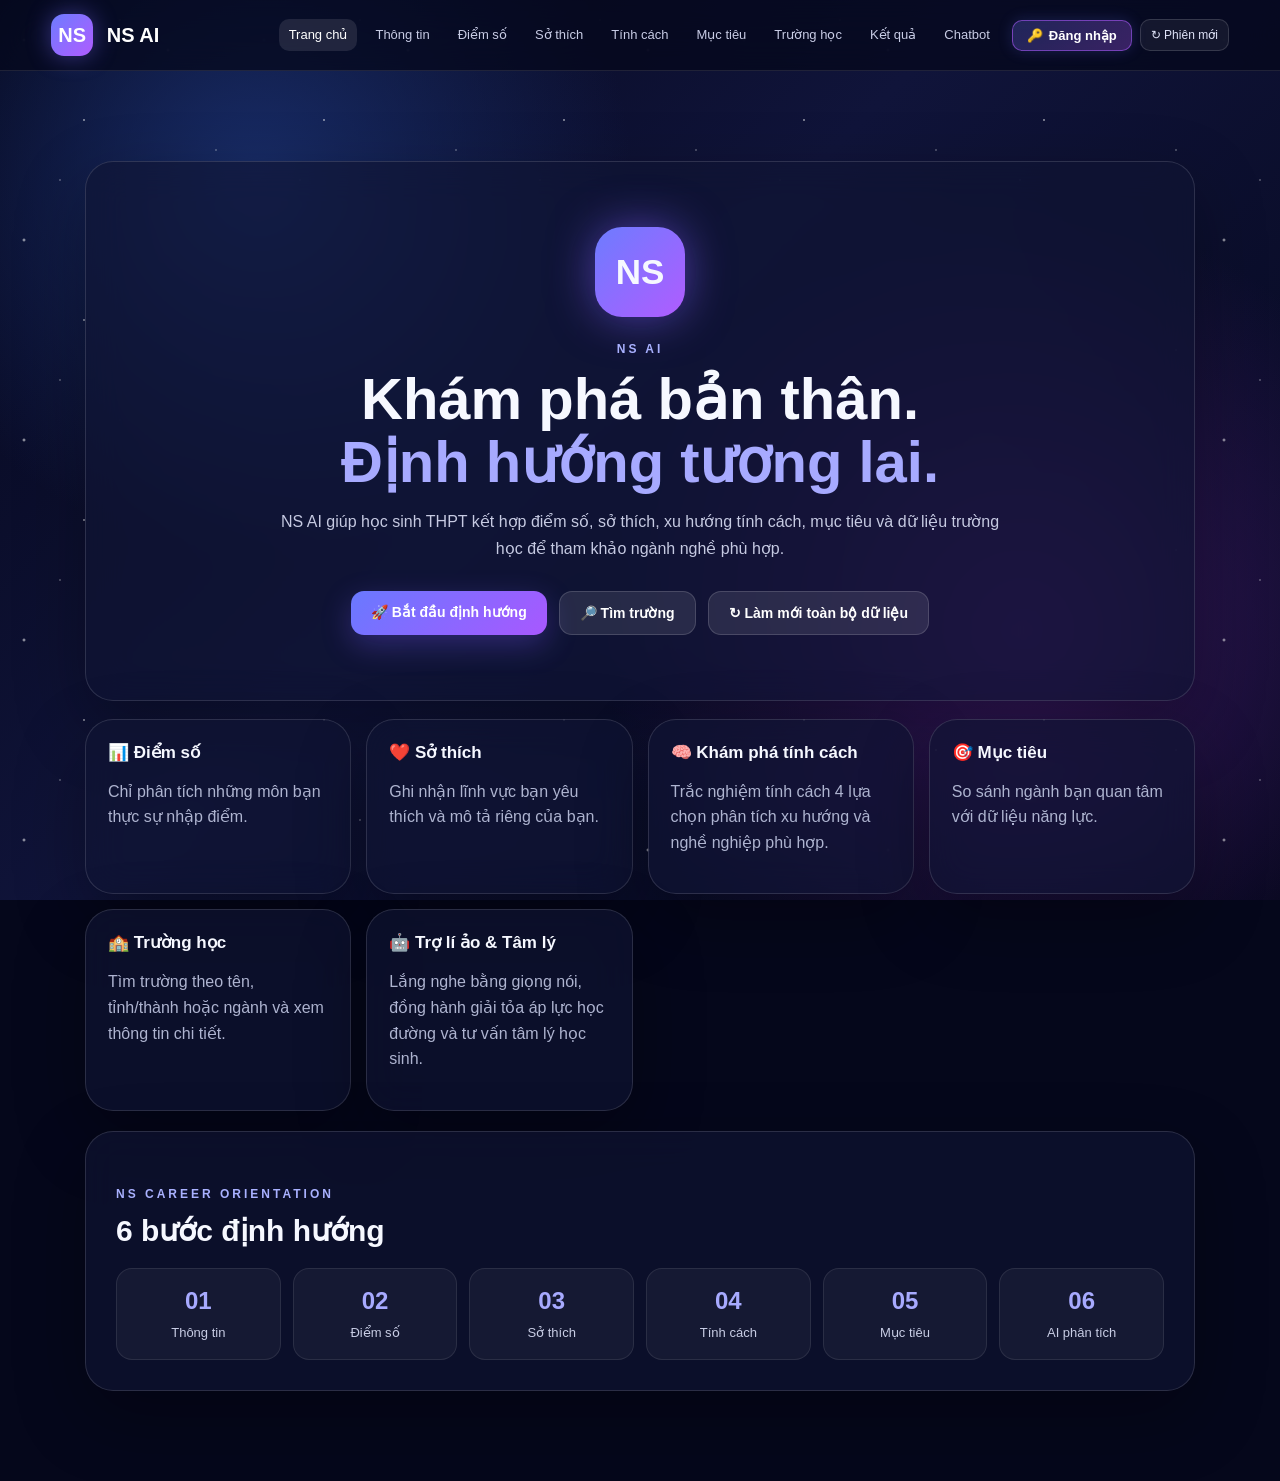
<file: index.html>
﻿<!DOCTYPE html>
<html lang="vi">
<head>
<meta charset="UTF-8">
<meta name="viewport" content="width=device-width, initial-scale=1.0">
<title>NS AI - Định hướng nghề nghiệp</title>
<link rel="stylesheet" href="style.css">
</head>
<body>
<div class="stars"></div>

<header class="topbar">
  <a class="brand" href="index.html"><span>NS</span> NS AI</a>
  <nav>
    <a class="active" href="index.html">Trang chủ</a>
    <a href="thongtin.html">Thông tin</a>
    <a href="diemso.html">Điểm số</a>
    <a href="sothich.html">Sở thích</a>
    <a href="tinhcach.html">Tính cách</a>
    <a href="muc-tieu.html">Mục tiêu</a>
    <a href="truong-hoc.html">Trường học</a>
    <a href="ketqua.html">Kết quả</a>
    <a href="chatbot.html">Chatbot</a>
    <button class="session-reset" onclick="resetAllData()">↻ Phiên mới</button>
  </nav>
</header>

<main class="hero">
  <section class="glass hero-card">
    <div class="logo-big">NS</div>
    <p class="eyebrow">NS AI </p>
    <h1>Khám phá bản thân.<br><span>Định hướng tương lai.</span></h1>
    <p class="lead">
      NS AI giúp học sinh THPT kết hợp điểm số, sở thích,
      xu hướng tính cách, mục tiêu và dữ liệu trường học để tham khảo
      ngành nghề phù hợp.
    </p>

    <div class="actions">
      <a class="btn primary" href="thongtin.html">🚀 Bắt đầu định hướng</a>
      <a class="btn secondary" href="truong-hoc.html">🔎 Tìm trường</a>
      <button class="btn secondary" onclick="resetAllData()">↻ Làm mới toàn bộ dữ liệu</button>
    </div>
  </section>

  <section class="feature-grid">
    <div class="glass feature"><b>📊 Điểm số</b><p>Chỉ phân tích những môn bạn thực sự nhập điểm.</p></div>
    <div class="glass feature"><b>❤️ Sở thích</b><p>Ghi nhận lĩnh vực bạn yêu thích và mô tả riêng của bạn.</p></div>
    <div class="glass feature"><b>🧠 Khám phá tính cách</b><p>Trắc nghiệm tính cách 4 lựa chọn phân tích xu hướng và nghề nghiệp phù hợp.</p></div>
    <div class="glass feature"><b>🎯 Mục tiêu</b><p>So sánh ngành bạn quan tâm với dữ liệu năng lực.</p></div>
    <div class="glass feature"><b>🏫 Trường học</b><p>Tìm trường theo tên, tỉnh/thành hoặc ngành và xem thông tin chi tiết.</p></div>
    <div class="glass feature"><b>🤖 Trợ lí ảo & Tâm lý</b><p>Lắng nghe bằng giọng nói, đồng hành giải tỏa áp lực học đường và tư vấn tâm lý học sinh.</p></div>
  </section>

  <section class="glass process">
    <p class="eyebrow">NS CAREER ORIENTATION</p>
    <h2>6 bước định hướng</h2>
    <div class="process-grid">
      <div><strong>01</strong><span>Thông tin</span></div>
      <div><strong>02</strong><span>Điểm số</span></div>
      <div><strong>03</strong><span>Sở thích</span></div>
      <div><strong>04</strong><span>Tính cách</span></div>
      <div><strong>05</strong><span>Mục tiêu</span></div>
      <div><strong>06</strong><span>AI phân tích</span></div>
    </div>
  </section>
</main>

<script src="main.js"></script>
</body>
</html>
</file>
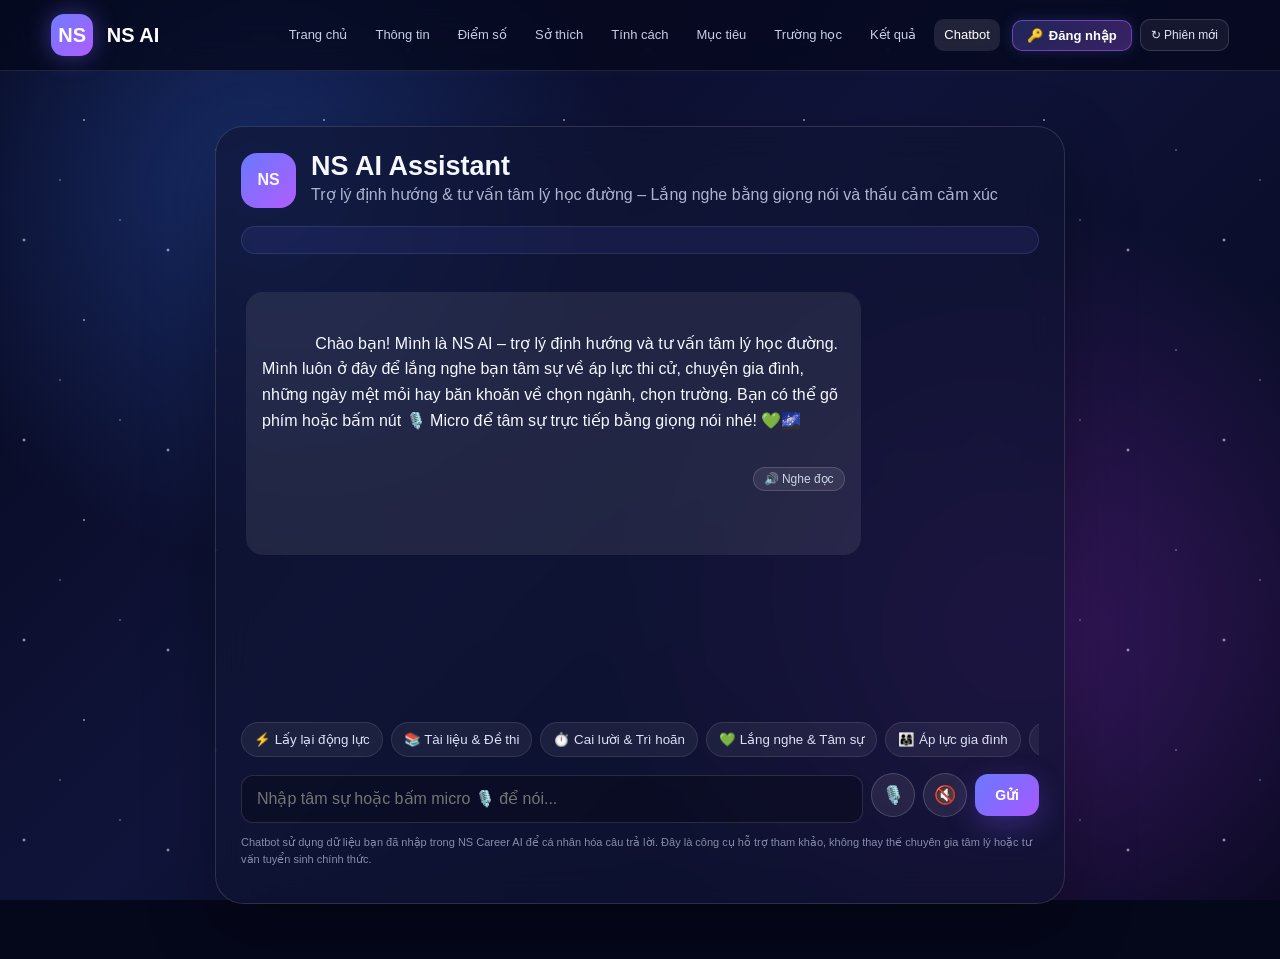
<file: chatbot.html>
﻿
<!DOCTYPE html>
<html lang="vi">

<head>
<meta charset="UTF-8">
<meta name="viewport" content="width=device-width, initial-scale=1">

<title>Trợ lí ảo - NS AI</title>

<link rel="stylesheet" href="style.css">

</head>

<body>

<div class="stars"></div>


<header class="topbar">

    <a class="brand" href="index.html">
        <span>NS</span> NS AI
    </a>

    <nav>

        <a href="index.html">Trang chủ</a>

        <a href="thongtin.html">Thông tin</a>

        <a href="diemso.html">Điểm số</a>

        <a href="sothich.html">Sở thích</a>

        <a href="tinhcach.html">Tính cách</a>

        <a href="muc-tieu.html">Mục tiêu</a>

        <a href="truong-hoc.html">Trường học</a>

        <a href="ketqua.html">Kết quả</a>

        <a class="active" href="chatbot.html">Chatbot</a>

        <button class="session-reset" onclick="resetAllData()">
            ↻ Phiên mới
        </button>

    </nav>

</header>


<main class="page">

<section class="glass chat-card">


    <!-- TIÊU ĐỀ CHATBOT -->

    <div class="chat-title">

        <div class="bot-avatar">
            NS
        </div>

        <div>

            <h1>
                NS AI Assistant
            </h1>

            <p>
                Trợ lý định hướng & tư vấn tâm lý học đường – Lắng nghe bằng giọng nói và thấu cảm cảm xúc
            </p>

        </div>

    </div>


    <!-- HỒ SƠ -->

    <div id="personalProfile" class="profile-mini"></div>


    <!-- KHUNG TIN NHẮN -->

    <div id="messages" class="messages">

        <div class="msg bot">
            Chào bạn! Mình là NS AI – trợ lý định hướng và tư vấn tâm lý học đường. Mình luôn ở đây để lắng nghe bạn tâm sự về áp lực thi cử, chuyện gia đình, những ngày mệt mỏi hay băn khoăn về chọn ngành, chọn trường. Bạn có thể gõ phím hoặc bấm nút 🎙️ Micro để tâm sự trực tiếp bằng giọng nói nhé! 💚🌌
            <div class="msg-tools">
                <button type="button" class="btn-read-msg" title="Đọc bằng giọng nói" onclick="speakMessage(this)">🔊 Nghe đọc</button>
            </div>
        </div>

    </div>


    <!-- CÂU HỎI NHANH -->

    <div class="quick">

        <button onclick="quick('Em bị mất động lực học tập, phải làm sao?')">
            ⚡ Lấy lại động lực
        </button>

        <button onclick="quick('Bạn có tài liệu học tập và đề thi có giải chi tiết không?')">
            📚 Tài liệu & Đề thi
        </button>

        <button onclick="quick('Làm sao để bớt lười và tập trung học?')">
            ⏱️ Cai lười & Trì hoãn
        </button>

        <button onclick="quick('Tôi muốn được lắng nghe và tư vấn tâm lý')">
            💚 Lắng nghe & Tâm sự
        </button>

        <button onclick="quick('Em đang bị áp lực từ bố mẹ và gia đình')">
            👨‍👩‍👧 Áp lực gia đình
        </button>

        <button onclick="quick('Hướng dẫn em bài tập thở 4-7-8 để thư giãn')">
            🧘 Bài tập thở 4-7-8
        </button>

        <button onclick="quick('Em cảm thấy buồn và mệt mỏi quá')">
            🫂 Tâm sự nỗi buồn
        </button>

        <button onclick="quick('Làm sao để nói chuyện bằng giọng nói với bạn?')">
            🎙️ Trò chuyện bằng giọng nói
        </button>

        <button onclick="quick('Ngành nào phù hợp với em?')">
            🎯 Ngành phù hợp
        </button>

        <button onclick="quick('Ngành này nên theo tổ hợp gì?')">
            📚 Tổ hợp môn nên theo
        </button>

        <button onclick="quick('Em sợ trượt đại học và điểm thi thấp')">
            📈 Sợ trượt & Điểm thấp
        </button>

        <button onclick="quick('Tìm trường phù hợp với em.')">
            🏫 Tìm trường
        </button>

        <button onclick="quick('Phân tích nhóm tính cách MBTI của em')">
            🧠 Tính cách [MBTI]
        </button>

    </div>


    <!-- Ô NHẬP & TƯƠNG TÁC GIỌNG NÓI -->

    <div class="chat-input">

        <input
            id="input"
            placeholder="Nhập tâm sự hoặc bấm micro 🎙️ để nói..."
            autocomplete="off"
        >

        <button
            id="btnMic"
            class="btn-mic"
            type="button"
            onclick="toggleSpeechRecognition()"
            title="Bấm để nói (Lắng nghe bằng giọng nói)"
        >
            🎙️
        </button>

        <button
            id="btnVoiceToggle"
            class="btn-voice-toggle"
            type="button"
            onclick="toggleAutoSpeak()"
            title="Bật/Tắt trợ lý đọc câu trả lời"
        >
            🔇
        </button>

        <button
            class="btn primary"
            onclick="send()"
        >
            Gửi
        </button>

    </div>

    <!-- TRẠNG THÁI NHẬN DIỆN GIỌNG NÓI -->
    <div id="voiceStatus" class="voice-status" style="display: none;"></div>


    <p class="tiny">

        Chatbot sử dụng dữ liệu bạn đã nhập trong NS Career AI
        để cá nhân hóa câu trả lời.

        Đây là công cụ hỗ trợ tham khảo, không thay thế chuyên gia
        tâm lý hoặc tư vấn tuyển sinh chính thức.

    </p>


</section>

</main>


<!-- JAVASCRIPT -->

<script src="main.js"></script>
<script src="phantich.js"></script>
<script src="truonghoc.js"></script>
<script src="chatbot.js"></script>


<script>

const p = getProfile();

const analysis = analyzeCareer();

const top = analysis.results && analysis.results.length
    ? analysis.results[0]
    : null;


document.getElementById("personalProfile").innerHTML = `

    <b>Hồ sơ đang dùng:</b>

    ${p.info.province || "Chưa chọn tỉnh"}

    ·

    ${
        p.info.grade
        ? "Lớp " + p.info.grade
        : "Chưa chọn lớp"
    }

    ·

    ${
        p.scoreCount
        ? p.scoreCount + " môn đã nhập"
        : "Chưa nhập điểm"
    }

    ·

    xu hướng ${p.personality || "chưa xác định"}.

    ${
        top
        ? `
            Bạn phù hợp nhất với ngành:
            <strong>${top.name}</strong>.
          `
        : ""
    }

`;

</script>


</body>
</html>
</file>
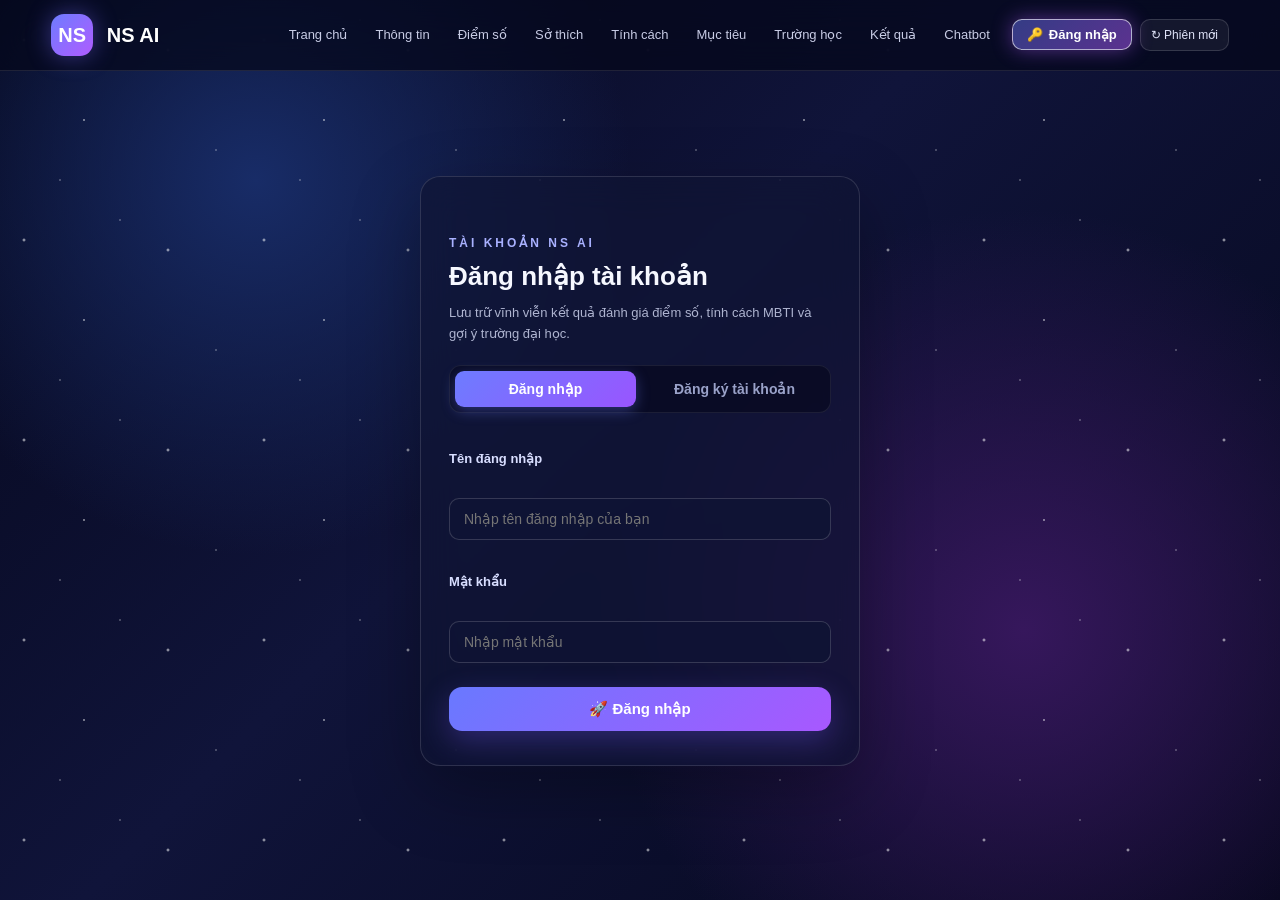
<file: dang-nhap.html>
<!DOCTYPE html>
<html lang="vi">
<head>
    <meta charset="UTF-8">
    <meta http-equiv="refresh" content="0; url=dangnhap.html">
    <title>Chuyển hướng - NS AI</title>
</head>
<body>
    <script>location.replace('dangnhap.html');</script>
</body>
</html>
</file>
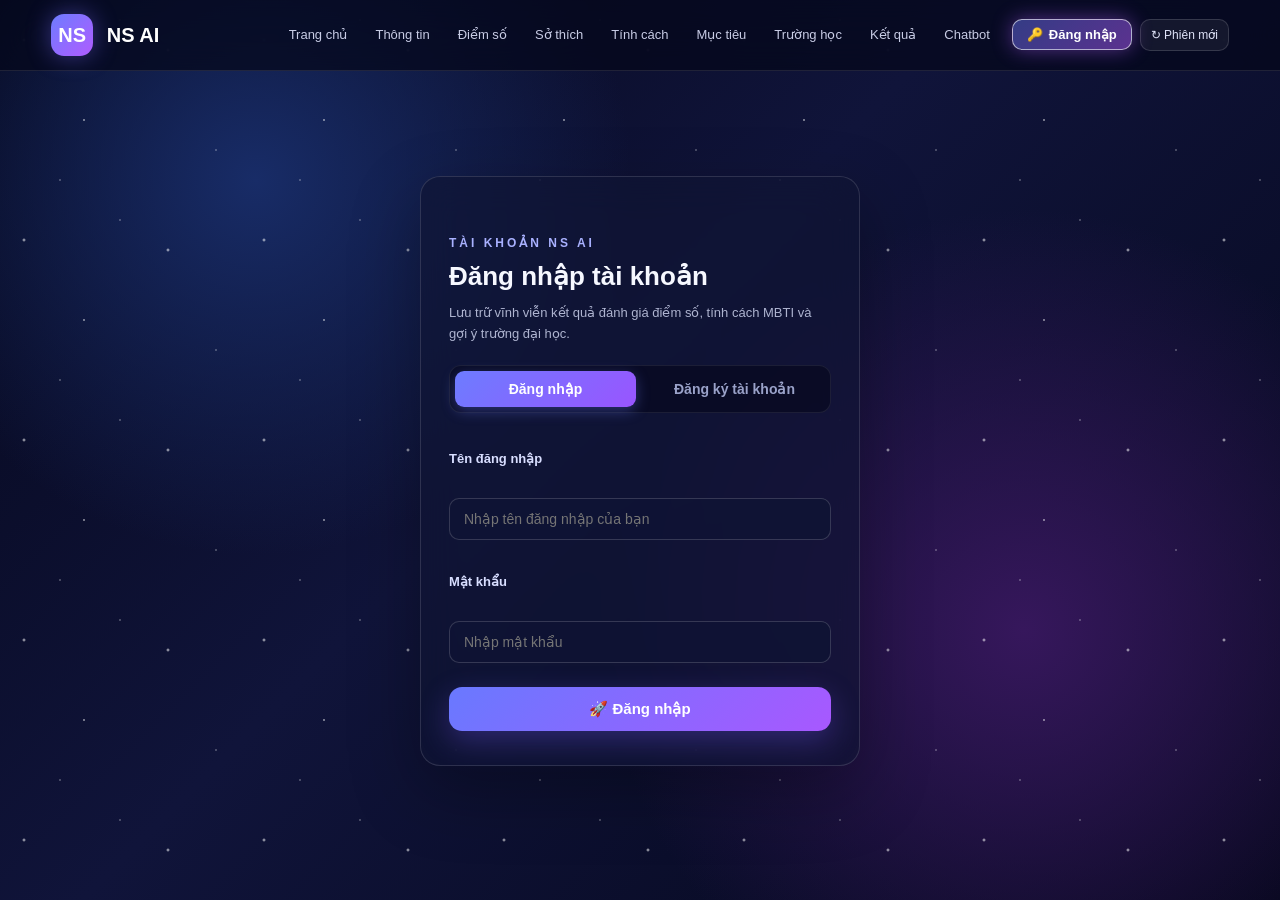
<file: dangnhap.html>
<!DOCTYPE html>
<html lang="vi">
<head>
    <meta charset="UTF-8">
    <meta name="viewport" content="width=device-width, initial-scale=1.0">
    <title>Tài khoản & Lưu hồ sơ - NS AI</title>
    <link rel="stylesheet" href="style.css">
</head>
<body>

<div class="stars"></div>

<header class="topbar">
    <a class="brand" href="index.html">
        <span>NS</span> NS AI
    </a>

    <nav>
        <a href="index.html">Trang chủ</a>
        <a href="thongtin.html">Thông tin</a>
        <a href="diemso.html">Điểm số</a>
        <a href="sothich.html">Sở thích</a>
        <a href="tinhcach.html">Tính cách</a>
        <a href="muc-tieu.html">Mục tiêu</a>
        <a href="truong-hoc.html">Trường học</a>
        <a href="ketqua.html">Kết quả</a>
        <a href="chatbot.html">Chatbot</a>
        <button class="session-reset" onclick="resetAllData()">↻ Phiên mới</button>
    </nav>
</header>

<main class="page">
    <div class="auth-container">
        <!-- KHUNG KHI ĐÃ ĐĂNG NHẬP -->
        <section id="loggedInSection" class="glass auth-card user-profile-card" style="display: none;">
            <div class="user-profile-header">
                <div class="user-avatar-big">👤</div>
                <div>
                    <h2 id="profileUsername">Tài khoản</h2>
                    <p>✅ Đã đồng bộ & lưu kết quả phân tích</p>
                </div>
            </div>

            <p class="muted" style="font-size: 13.5px; margin-bottom: 14px;">
                Dưới đây là tóm tắt hồ sơ phân tích đang được liên kết an toàn với tài khoản của bạn:
            </p>

            <div class="profile-stats-grid">
                <div class="stat-item">
                    <div class="stat-label">📍 Tỉnh thành & Lớp</div>
                    <div class="stat-val" id="statProvinceGrade">Chưa cập nhật</div>
                </div>
                <div class="stat-item">
                    <div class="stat-label">📊 Điểm số học tập</div>
                    <div class="stat-val" id="statScores">Chưa nhập điểm</div>
                </div>
                <div class="stat-item">
                    <div class="stat-label">🧠 Tính cách MBTI</div>
                    <div class="stat-val" id="statPersonality">Chưa trắc nghiệm</div>
                </div>
                <div class="stat-item">
                    <div class="stat-label">🎯 Mục tiêu & Nguyện vọng</div>
                    <div class="stat-val" id="statGoals">Chưa đặt mục tiêu</div>
                </div>
            </div>

            <div class="actions" style="margin-top: 24px; display: flex; flex-direction: column; gap: 10px;">
                <a class="btn primary" href="ketqua.html" style="width: 100%; text-align: center;">
                    📊 Xem kết quả phân tích nghề nghiệp
                </a>
                <div style="display: flex; gap: 10px; width: 100%;">
                    <a class="btn secondary" href="thongtin.html" style="flex: 1; text-align: center;">
                        ✏️ Cập nhật thông tin
                    </a>
                    <button class="btn secondary" onclick="logoutUser()" style="flex: 1; text-align: center; color: #ff9d9d; border-color: rgba(255,100,100,0.3);">
                        🚪 Đăng xuất
                    </button>
                </div>
            </div>
        </section>

        <!-- KHUNG ĐĂNG NHẬP / ĐĂNG KÝ (KHI CHƯA ĐĂNG NHẬP) -->
        <section id="authFormSection" class="glass auth-card">
            <p class="eyebrow">TÀI KHOẢN NS AI</p>
            <h1 id="authTitle">Đăng nhập tài khoản</h1>
            <p class="muted" style="font-size: 13px;">
                Lưu trữ vĩnh viễn kết quả đánh giá điểm số, tính cách MBTI và gợi ý trường đại học.
            </p>

            <div class="auth-tabs">
                <button type="button" class="auth-tab active" id="tabLogin" onclick="switchAuthTab('login')">
                    Đăng nhập
                </button>
                <button type="button" class="auth-tab" id="tabRegister" onclick="switchAuthTab('register')">
                    Đăng ký tài khoản
                </button>
            </div>

            <!-- THÔNG BÁO LỖI / THÀNH CÔNG -->
            <div id="authAlert" class="auth-alert"></div>

            <!-- FORM ĐĂNG NHẬP -->
            <form id="formLogin" class="auth-form" onsubmit="handleLoginSubmit(event)">
                <div class="form-group">
                    <label for="loginUser">Tên đăng nhập</label>
                    <input type="text" id="loginUser" placeholder="Nhập tên đăng nhập của bạn" autocomplete="username" required>
                </div>

                <div class="form-group">
                    <label for="loginPass">Mật khẩu</label>
                    <input type="password" id="loginPass" placeholder="Nhập mật khẩu" autocomplete="current-password" required>
                </div>

                <button type="submit" class="btn primary auth-btn-full">
                    🚀 Đăng nhập
                </button>
            </form>

            <!-- FORM ĐĂNG KÝ (CHỈ YÊU CẦU TÊN ĐĂNG NHẬP & MẬT KHẨU) -->
            <form id="formRegister" class="auth-form" style="display: none;" onsubmit="handleRegisterSubmit(event)">
                <div class="form-group">
                    <label for="regUser">Tên đăng nhập</label>
                    <input type="text" id="regUser" placeholder="Chọn tên đăng nhập (tối thiểu 3 ký tự)" autocomplete="username" required>
                </div>

                <div class="form-group">
                    <label for="regPass">Mật khẩu</label>
                    <input type="password" id="regPass" placeholder="Nhập mật khẩu (tối thiểu 3 ký tự)" autocomplete="new-password" required>
                </div>

                <div class="auth-hint">
                    ✨ <strong>Đăng ký siêu nhanh:</strong> Chỉ cần tên đăng nhập & mật khẩu, không yêu cầu email hay số điện thoại. Toàn bộ thông tin bạn đã nhập từ đầu sẽ được lưu ngay vào tài khoản!
                </div>

                <button type="submit" class="btn primary auth-btn-full">
                    ✨ Đăng ký & Lưu hồ sơ
                </button>
            </form>
        </section>
    </div>
</main>

<script src="main.js"></script>

<script>
let currentTab = 'login';

function showAlert(message, type = 'error') {
    const alertBox = document.getElementById('authAlert');
    if (!alertBox) return;
    alertBox.textContent = message;
    alertBox.className = `auth-alert ${type}`;
    alertBox.style.display = 'block';
}

function clearAlert() {
    const alertBox = document.getElementById('authAlert');
    if (!alertBox) return;
    alertBox.style.display = 'none';
    alertBox.textContent = '';
}

function switchAuthTab(tab) {
    currentTab = tab;
    clearAlert();

    const tabLogin = document.getElementById('tabLogin');
    const tabRegister = document.getElementById('tabRegister');
    const formLogin = document.getElementById('formLogin');
    const formRegister = document.getElementById('formRegister');
    const authTitle = document.getElementById('authTitle');

    if (tab === 'login') {
        tabLogin.classList.add('active');
        tabRegister.classList.remove('active');
        formLogin.style.display = 'flex';
        formRegister.style.display = 'none';
        authTitle.textContent = 'Đăng nhập tài khoản';
    } else {
        tabRegister.classList.add('active');
        tabLogin.classList.remove('active');
        formRegister.style.display = 'flex';
        formLogin.style.display = 'none';
        authTitle.textContent = 'Đăng ký tài khoản';
    }
}

function handleLoginSubmit(e) {
    e.preventDefault();
    clearAlert();

    const user = document.getElementById('loginUser').value;
    const pass = document.getElementById('loginPass').value;

    const res = loginUser(user, pass);
    if (!res.success) {
        showAlert(res.message, 'error');
        return;
    }

    showAlert(res.message, 'success');
    renderAuthTopbar();
    setTimeout(() => {
        checkUserSession();
    }, 600);
}

function handleRegisterSubmit(e) {
    e.preventDefault();
    clearAlert();

    const user = document.getElementById('regUser').value;
    const pass = document.getElementById('regPass').value;

    const res = registerUser(user, pass);
    if (!res.success) {
        showAlert(res.message, 'error');
        return;
    }

    showAlert(res.message, 'success');
    renderAuthTopbar();
    setTimeout(() => {
        checkUserSession();
    }, 700);
}

function checkUserSession() {
    const current = getCurrentUser();
    const loggedInSec = document.getElementById('loggedInSection');
    const authFormSec = document.getElementById('authFormSection');

    if (current) {
        if (authFormSec) authFormSec.style.display = 'none';
        if (loggedInSec) loggedInSec.style.display = 'block';

        const nameEl = document.getElementById('profileUsername');
        if (nameEl) nameEl.textContent = `Tài khoản: ${current}`;

        // Nạp và hiển thị tóm tắt hồ sơ
        const p = typeof getProfile === 'function' ? getProfile() : {};
        const info = p.info || {};
        const scores = p.scores || {};
        const vals = Object.values(scores);
        const avg = vals.length ? (vals.reduce((a, b) => a + Number(b), 0) / vals.length).toFixed(1) : null;

        // Tỉnh & lớp
        const provGrade = [];
        if (info.province) provGrade.push(info.province);
        if (info.grade) provGrade.push(`Lớp ${info.grade}`);
        const provGradeText = provGrade.length ? provGrade.join(' • ') : 'Chưa nhập thông tin';
        const provGradeEl = document.getElementById('statProvinceGrade');
        if (provGradeEl) provGradeEl.textContent = provGradeText;

        // Điểm số
        const scoresEl = document.getElementById('statScores');
        if (scoresEl) {
            scoresEl.textContent = vals.length ? `${vals.length} môn (Điểm TB: ${avg})` : 'Chưa nhập điểm môn học';
        }

        // Tính cách MBTI & Câu tự trả lời
        const personalityEl = document.getElementById('statPersonality');
        if (personalityEl) {
            const hasOpenQ = p.selfReflect && (p.selfReflect.strengths || p.selfReflect.idealEnv || p.selfReflect.vision);
            const openTag = hasOpenQ ? ' • ✍️ Đã có câu tự trả lời' : '';
            if (p.mbti) {
                personalityEl.textContent = `[${p.mbti.type}] ${p.mbti.title || ''}${openTag}`;
            } else if (p.answers && p.answers.length) {
                personalityEl.textContent = `${p.personality || 'Đã làm trắc nghiệm'}${openTag}`;
            } else {
                personalityEl.textContent = hasOpenQ ? '✍️ Đã có câu tự trả lời' : 'Chưa làm trắc nghiệm';
            }
        }

        // Mục tiêu
        const goalsEl = document.getElementById('statGoals');
        if (goalsEl) {
            const g = p.goals || {};
            const goalText = g.dreamMajor || g.dreamCareer || ((g.selected && g.selected.length) ? g.selected.join(', ') : 'Chưa đặt mục tiêu');
            goalsEl.textContent = goalText;
        }

    } else {
        if (loggedInSec) loggedInSec.style.display = 'none';
        if (authFormSec) authFormSec.style.display = 'block';
    }
}

document.addEventListener('DOMContentLoaded', () => {
    checkUserSession();
});
</script>

</body>
</html>
</file>
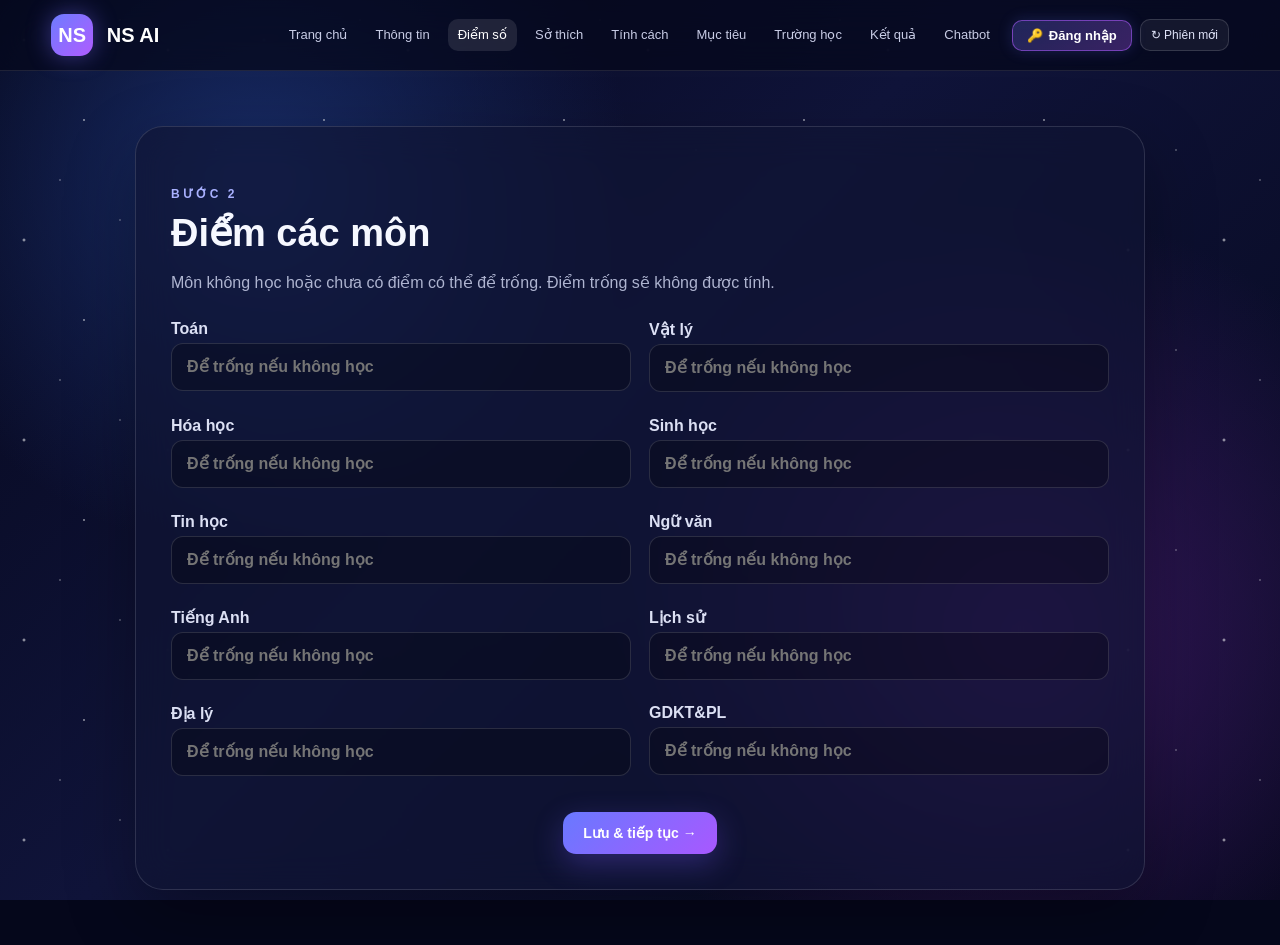
<file: diem-so.html>
﻿
<!DOCTYPE html>
<html lang="vi">

<head>
<meta charset="UTF-8">
<meta name="viewport" content="width=device-width,initial-scale=1">

<title>Điểm số - NS AI</title>

<link rel="stylesheet" href="style.css">

</head>

<body>

<div class="stars"></div>

<header class="topbar">

<a class="brand" href="index.html">
<span>NS</span> NS AI
</a>

<nav>

<a href="index.html">Trang chủ</a>

<a href="thongtin.html">Thông tin</a>

<a class="active" href="diemso.html">Điểm số</a>

<a href="sothich.html">Sở thích</a>

<a href="tinhcach.html">Tính cách</a>

<a href="muc-tieu.html">Mục tiêu</a>

<a href="truong-hoc.html">Trường học</a>

<a href="ketqua.html">Kết quả</a>

<a href="chatbot.html">Chatbot</a>

<button
class="session-reset"
onclick="resetAllData()">

↻ Phiên mới

</button>

</nav>

</header>


<main class="page">

<section class="glass form-card">

<p class="eyebrow">BƯỚC 2</p>

<h1>Điểm các môn</h1>

<p class="muted">
Môn không học hoặc chưa có điểm có thể để trống.
Điểm trống sẽ không được tính.
</p>


<div id="scores" class="score-grid"></div>


<div class="actions">

<button
class="btn primary"
onclick="saveScores()">

Lưu & tiếp tục →

</button>

</div>

</section>

</main>


<script src="main.js"></script>


<script>

const subjects = [

'Toán',
'Vật lý',
'Hóa học',
'Sinh học',
'Tin học',
'Ngữ văn',
'Tiếng Anh',
'Lịch sử',
'Địa lý',
'GDKT&PL'

];


const old = read('scores') || {};

const box = document.getElementById('scores');


subjects.forEach((s,i) => {

const key = 's' + i;

box.innerHTML += `

<label>

${s}

<input
id="${key}"
type="number"
min="0"
max="10"
step="0.1"
placeholder="Để trống nếu không học"
value="${old[s] ?? ''}">

</label>

`;

});


function saveScores(){

const d = {};

subjects.forEach((s,i) => {

let v =
document.getElementById('s'+i).value;

if(v !== '')
d[s] = Number(v);

});


save('scores',d);

location.href = 'sothich.html';

}

</script>

</body>
</html>
</file>
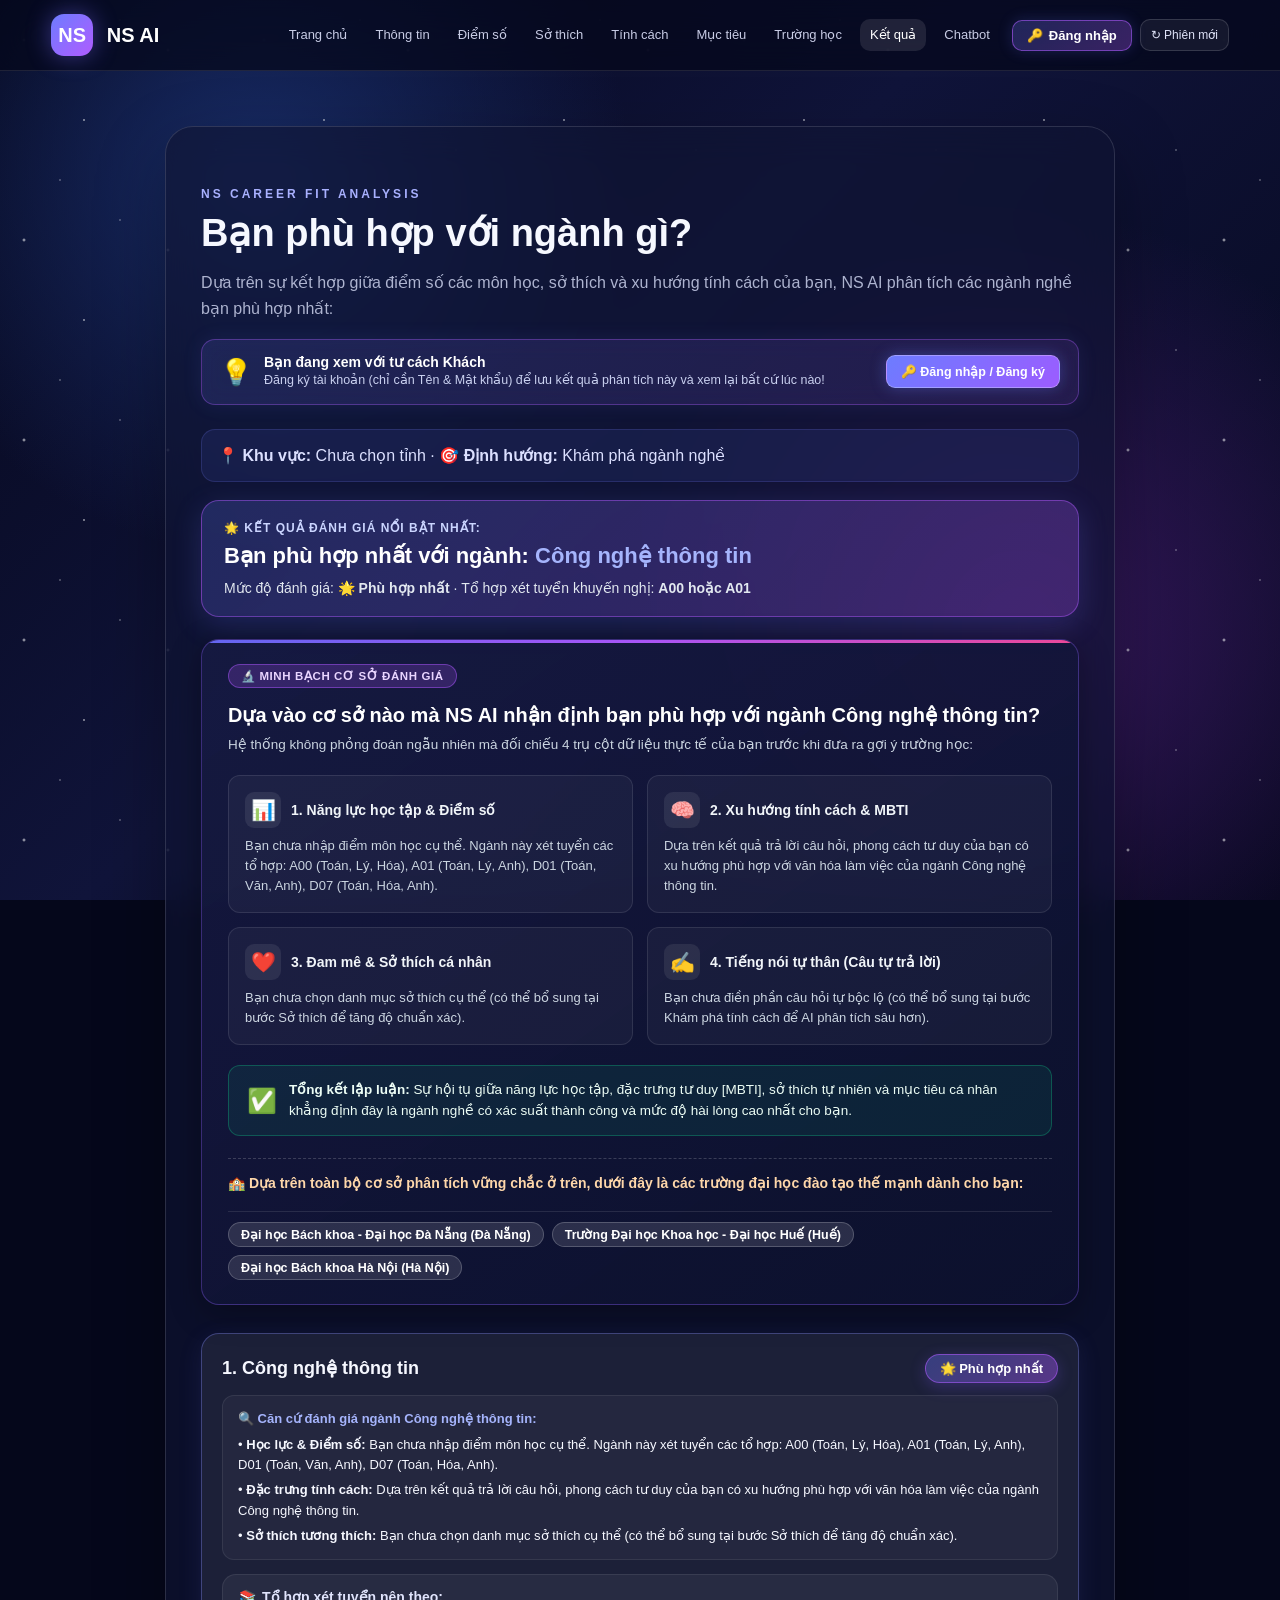
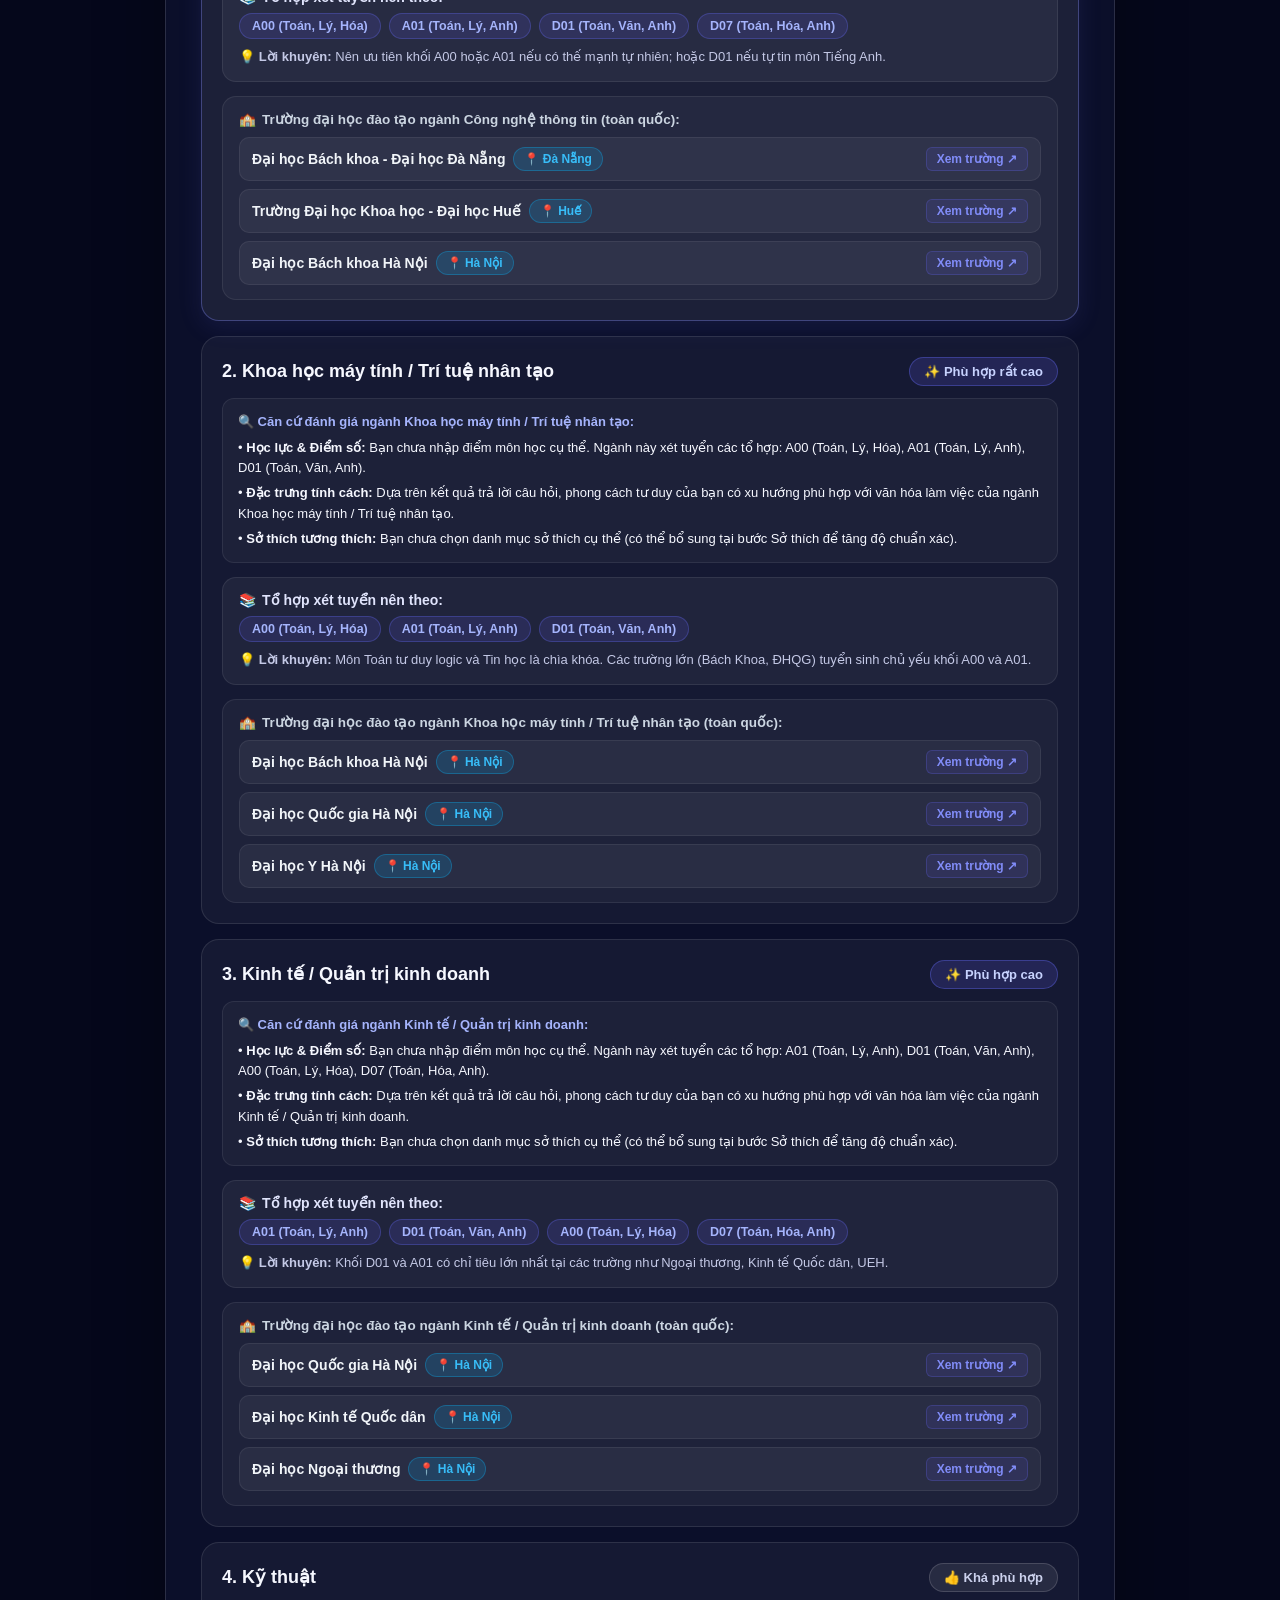
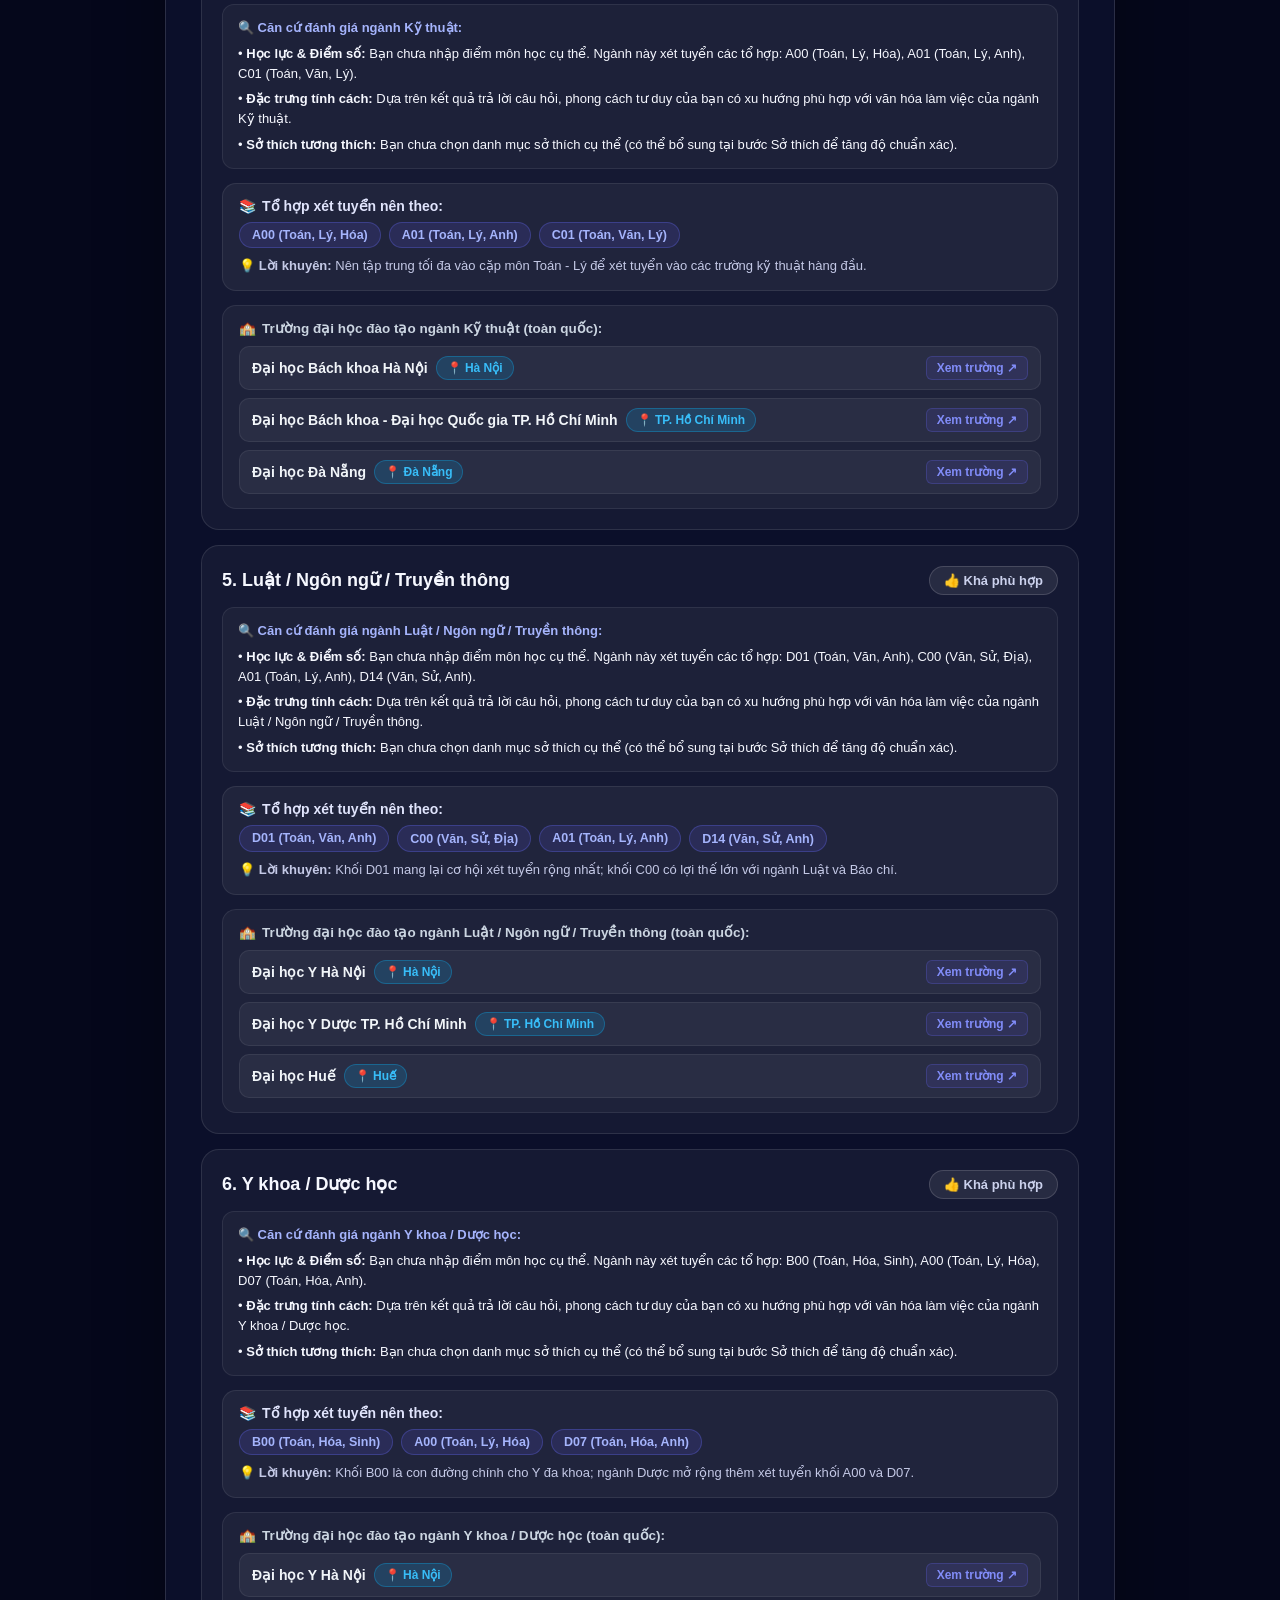
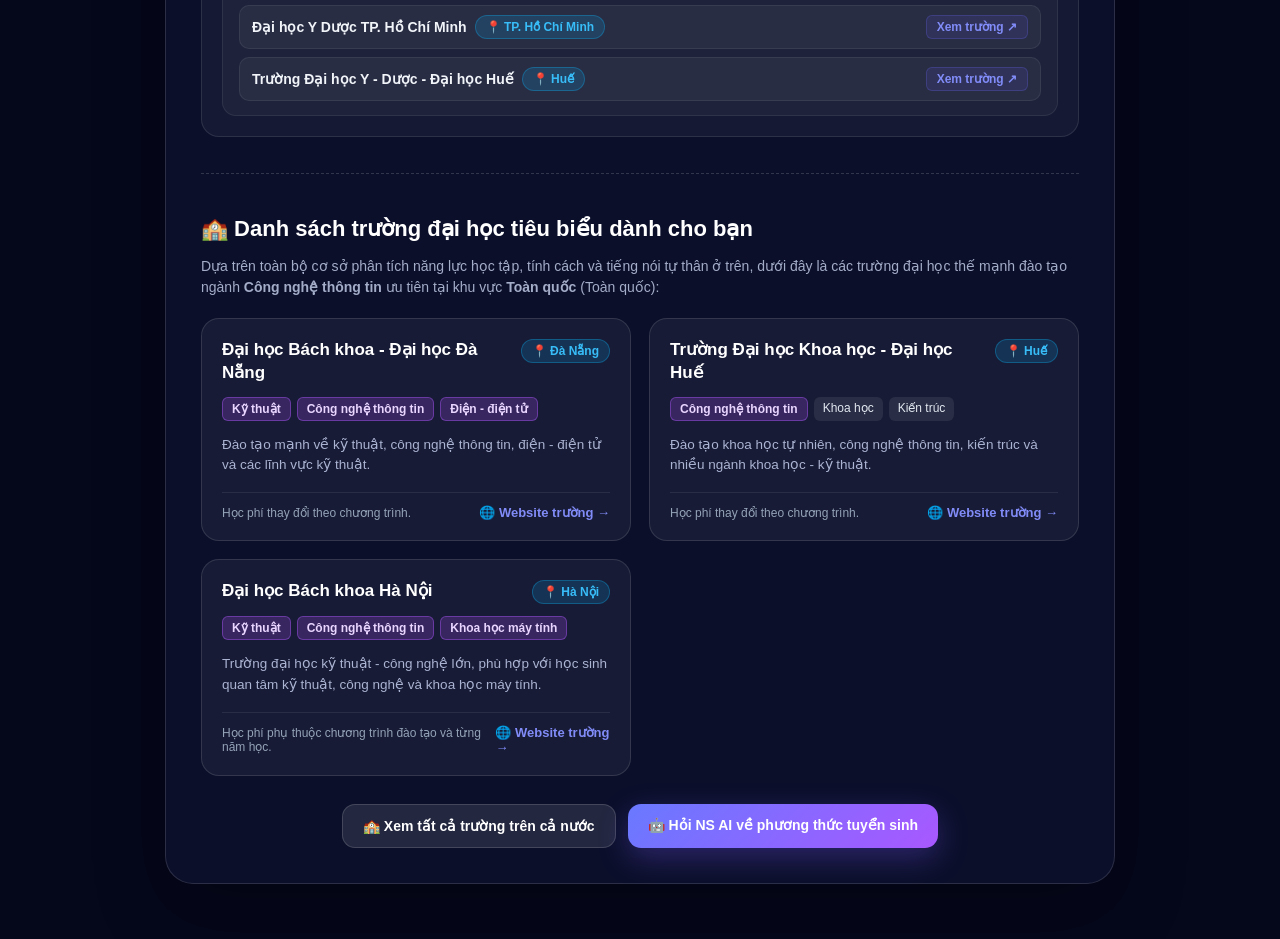
<file: ket-qua.html>
<!DOCTYPE html>
<html lang="vi">
<head>
    <meta charset="UTF-8">
    <meta name="viewport" content="width=device-width, initial-scale=1.0">

    <title>Kết quả AI - NS AI</title>

    <link rel="stylesheet" href="style.css">
</head>

<body>

<div class="stars"></div>

<header class="topbar">

    <a class="brand" href="index.html">
        <span>NS</span> NS AI
    </a>

    <nav>
        <a href="index.html">Trang chủ</a>
        <a href="thongtin.html">Thông tin</a>
        <a href="diemso.html">Điểm số</a>
        <a href="sothich.html">Sở thích</a>
        <a href="tinhcach.html">Tính cách</a>
        <a href="muc-tieu.html">Mục tiêu</a>
        <a href="truong-hoc.html">Trường học</a>
        <a class="active" href="ketqua.html">Kết quả</a>
        <a href="chatbot.html">Chatbot</a>

        <button class="session-reset" onclick="resetAllData()">
            ↻ Phiên mới
        </button>
    </nav>

</header>


<main class="page">

    <section class="glass form-card wide">

        <p class="eyebrow">NS CAREER FIT ANALYSIS</p>

        <h1>Bạn phù hợp với ngành gì?</h1>

        <p class="muted">
            Dựa trên sự kết hợp giữa điểm số các môn học, sở thích và xu hướng tính cách của bạn, NS AI phân tích các ngành nghề bạn phù hợp nhất:
        </p>


        <!-- Trạng thái lưu hồ sơ tài khoản -->
        <div id="accountBanner" class="account-status-banner"></div>


        <!-- Thông tin tổng quan -->
        <div id="summary"></div>


        <!-- Kết quả ngành nghề -->
        <div id="results" class="result-list"></div>


        <!-- GỢI Ý TRƯỜNG ĐẠI HỌC PHÙ HỢP THEO MỤC TIÊU & VÙNG MIỀN -->
        <div id="schoolRecommendations" class="school-rec-section"></div>


        <div class="actions">

            <a class="btn secondary" href="truong-hoc.html">
                🏫 Xem tất cả trường trên cả nước
            </a>

            <a class="btn primary" href="chatbot.html">
                🤖 Hỏi NS AI về phương thức tuyển sinh
            </a>

        </div>

    </section>

</main>


<!-- JS -->
<script src="main.js"></script>
<script src="truonghoc.js"></script>
<script src="phantich.js"></script>

<script>

const r = analyzeCareer();
const topCareer = r.results && r.results.length ? r.results[0] : null;
const p = typeof getProfile === 'function' ? getProfile() : {};
const allSchools = window.DEFAULT_SCHOOLS_DATA || [];
const userProvince = r.province || '';

// ==========================================
// HÀM HỖ TRỢ XÁC ĐỊNH VÙNG MIỀN & TRƯỜNG PHÙ HỢP
// ==========================================
function getProvinceRegion(province) {
    if (!province) return { name: 'Toàn quốc', hubs: ['Hà Nội', 'TP. Hồ Chí Minh', 'Đà Nẵng', 'Huế'] };
    const p = province.toLowerCase();
    
    const central = [
        'huế', 'thừa thiên huế', 'đà nẵng', 'quảng nam', 'quảng ngãi', 'bình định',
        'phú yên', 'khánh hòa', 'ninh thuận', 'bình thuận', 'quảng trị', 'quảng bình',
        'hà tĩnh', 'nghệ an', 'thanh hóa', 'kon tum', 'gia lai', 'đắk lắk', 'đắk nông', 'lâm đồng'
    ];
    const south = [
        'tp. hồ chí minh', 'hồ chí minh', 'tphcm', 'sài gòn', 'bình dương', 'đồng nai',
        'bà rịa - vũng tàu', 'long an', 'tiền giang', 'bến tre', 'trà vinh', 'vĩnh long',
        'đồng tháp', 'an giang', 'kiên giang', 'cần thơ', 'hậu giang', 'sóc trăng',
        'bạc liêu', 'cà mau', 'tây ninh', 'bình phước'
    ];
    const north = [
        'hà nội', 'hải phòng', 'quảng ninh', 'bắc ninh', 'thái nguyên', 'nam định',
        'phú thọ', 'hải dương', 'vĩnh phúc', 'hưng yên', 'hà nam', 'ninh bình',
        'thái bình', 'bắc giang', 'lào cai', 'yên bái', 'điện biên', 'hòa bình',
        'lai châu', 'sơn la', 'hà giang', 'cao bằng', 'bắc kạn', 'lạng sơn', 'tuyên quang'
    ];

    if (central.some(cp => p.includes(cp))) return { name: 'Miền Trung & Tây Nguyên', hubs: ['Huế', 'Đà Nẵng'] };
    if (south.some(sp => p.includes(sp))) return { name: 'Miền Nam', hubs: ['TP. Hồ Chí Minh', 'Cần Thơ'] };
    if (north.some(np => p.includes(np))) return { name: 'Miền Bắc', hubs: ['Hà Nội'] };
    return { name: 'Toàn quốc', hubs: ['Hà Nội', 'TP. Hồ Chí Minh', 'Đà Nẵng', 'Huế'] };
}

const regionInfo = getProvinceRegion(userProvince);

function matchMajorHighlight(majorName, targetCareer) {
    if (!targetCareer) return false;
    const c = (targetCareer.name || '').toLowerCase();
    const m = (majorName || '').toLowerCase();
    if (c.includes(m) || m.includes(c)) return true;
    if ((c.includes('công nghệ') || c.includes('phần mềm') || c.includes('trí tuệ')) && (m.includes('công nghệ') || m.includes('máy tính') || m.includes('kỹ thuật') || m.includes('điện'))) return true;
    if ((c.includes('kinh tế') || c.includes('quản trị') || c.includes('marketing') || c.includes('tài chính') || c.includes('logistics')) && (m.includes('kinh tế') || m.includes('quản trị') || m.includes('marketing') || m.includes('tài chính'))) return true;
    if ((c.includes('y') || c.includes('dược') || c.includes('sức khỏe')) && (m.includes('y khoa') || m.includes('dược') || m.includes('điều dưỡng'))) return true;
    if ((c.includes('sư phạm') || c.includes('giáo dục')) && (m.includes('sư phạm') || m.includes('ngữ văn') || m.includes('toán học'))) return true;
    return false;
}

function getSchoolsForCareer(careerName, province, limit = 3) {
    const all = window.DEFAULT_SCHOOLS_DATA || [];
    const region = getProvinceRegion(province);
    const uProv = (province || '').toLowerCase();
    const cName = (careerName || '').toLowerCase();

    const scored = all.map(sch => {
        let score = 0;
        const schProv = sch.province.toLowerCase();
        const isDirectLocal = uProv && (schProv.includes(uProv) || uProv.includes(schProv));
        const isRegionHub = region.hubs.some(h => schProv.includes(h.toLowerCase()));

        if (isDirectLocal) score += 60;
        else if (isRegionHub) score += 40;
        else score += 15;

        let hasMajor = false;
        for (const m of sch.majors) {
            if (matchMajorHighlight(m, { name: careerName })) {
                score += 55;
                hasMajor = true;
                break;
            }
        }

        if (sch.description.toLowerCase().includes(cName)) score += 15;

        return {
            ...sch,
            score,
            isDirectLocal,
            isRegionHub,
            hasMajor
        };
    });

    scored.sort((a, b) => b.score - a.score);
    return scored.slice(0, limit);
}

// 1. RENDER THÔNG TIN TỔNG QUAN & LẬP LUẬN ĐÁNH GIÁ (DỰA VÀO ĐÂU ĐỂ ĐƯA RA KẾT QUẢ)
const bannerTopSchools = topCareer ? getSchoolsForCareer(topCareer.name, userProvince, 3) : [];

document.getElementById("summary").innerHTML = `
    <div class="notice">
        📍 <b>Khu vực:</b> ${r.province || "Chưa chọn tỉnh"}
        ·
        🎯 <b>Định hướng:</b> ${r.goalText || (r.goals && r.goals.length ? r.goals.join(", ") : "Khám phá ngành nghề")}
        ${p.mbti ? ` · 🧠 <b>MBTI:</b> <span style="color:#c084fc;font-weight:700;">${p.mbti.type}</span> (${p.mbti.title})` : ''}
    </div>

    ${topCareer ? `
        <div class="best-match-banner">
            <div class="banner-title">🌟 KẾT QUẢ ĐÁNH GIÁ NỔI BẬT NHẤT:</div>
            <h2>Bạn phù hợp nhất với ngành: <span>${topCareer.name}</span></h2>
            <p style="color: #e2e8f0; font-size: 14px; margin: 8px 0 0 0;">
                Mức độ đánh giá: <strong>${topCareer.fitLevel}</strong> · Tổ hợp xét tuyển khuyến nghị: <strong>${topCareer.bestCombo}</strong>
            </p>
        </div>

        <!-- KHUNG MINH BẠCH LẬP LUẬN: DỰA VÀO ĐÂU ĐỂ ĐƯA RA KẾT QUẢ RỒI MỚI GỢI Ý TRƯỜNG -->
        <div class="reasoning-container">
            <div class="reasoning-head">
                <span class="reasoning-badge">🔬 MINH BẠCH CƠ SỞ ĐÁNH GIÁ</span>
                <div class="reasoning-title">Dựa vào cơ sở nào mà NS AI nhận định bạn phù hợp với ngành ${topCareer.name}?</div>
                <p class="reasoning-subtitle">
                    Hệ thống không phỏng đoán ngẫu nhiên mà đối chiếu 4 trụ cột dữ liệu thực tế của bạn trước khi đưa ra gợi ý trường học:
                </p>
            </div>

            <div class="reasoning-grid">
                <!-- Căn cứ 1: Năng lực học tập & Điểm số -->
                <div class="reasoning-card">
                    <div class="reasoning-card-top">
                        <div class="reasoning-icon">📊</div>
                        <div class="reasoning-card-title">1. Năng lực học tập & Điểm số</div>
                    </div>
                    <div class="reasoning-card-detail">
                        ${topCareer.evidence ? topCareer.evidence.academic : `Điểm phù hợp dựa trên năng lực các môn học và tổ hợp ${topCareer.bestCombo}.`}
                    </div>
                </div>

                <!-- Căn cứ 2: Tính cách & MBTI -->
                <div class="reasoning-card">
                    <div class="reasoning-card-top">
                        <div class="reasoning-icon">🧠</div>
                        <div class="reasoning-card-title">2. Xu hướng tính cách & MBTI</div>
                    </div>
                    <div class="reasoning-card-detail">
                        ${topCareer.evidence ? topCareer.evidence.mbti : `Phong cách tư duy phù hợp với đặc thù ngành ${topCareer.name}.`}
                    </div>
                </div>

                <!-- Căn cứ 3: Đam mê & Sở thích -->
                <div class="reasoning-card">
                    <div class="reasoning-card-top">
                        <div class="reasoning-icon">❤️</div>
                        <div class="reasoning-card-title">3. Đam mê & Sở thích cá nhân</div>
                    </div>
                    <div class="reasoning-card-detail">
                        ${topCareer.evidence ? topCareer.evidence.hobby : `Đam mê tự nhiên mang lại hứng thú học tập lâu dài.`}
                    </div>
                </div>

                <!-- Căn cứ 4: Tiếng nói tự thân (Câu hỏi tự trả lời) -->
                <div class="reasoning-card">
                    <div class="reasoning-card-top">
                        <div class="reasoning-icon">✍️</div>
                        <div class="reasoning-card-title">4. Tiếng nói tự thân (Câu tự trả lời)</div>
                    </div>
                    <div class="reasoning-card-detail">
                        ${topCareer.evidence ? topCareer.evidence.selfReflect : `Bạn có thể bổ sung câu trả lời tự luận tại bước Khám phá tính cách để AI phân tích sâu hơn.`}
                    </div>
                </div>
            </div>

            <!-- Tổng kết lập luận -->
            <div class="reasoning-conclusion-box">
                <div class="reasoning-conclusion-icon">✅</div>
                <p class="reasoning-conclusion-text">
                    <strong>Tổng kết lập luận:</strong> Sự hội tụ giữa năng lực học tập, đặc trưng tư duy [${p.mbti ? p.mbti.type : 'MBTI'}], sở thích tự nhiên và mục tiêu cá nhân khẳng định đây là ngành nghề có xác suất thành công và mức độ hài lòng cao nhất cho bạn.
                </p>
            </div>

            <!-- CẦU NỐI CHUYỂN TIẾP: RỒI MỚI ĐƯA RA CÁC TRƯỜNG -->
            <div class="reasoning-transition-to-schools">
                <div class="reasoning-transition-text">
                    🏫 Dựa trên toàn bộ cơ sở phân tích vững chắc ở trên, dưới đây là các trường đại học đào tạo thế mạnh dành cho bạn:
                </div>
                <div class="banner-schools" style="margin-top: 10px; width: 100%;">
                    ${bannerTopSchools.map(s => `
                        <a href="${s.website || '#'}" target="_blank" rel="noopener" class="banner-school-tag">
                            ${s.name} (${s.isDirectLocal ? '📍 Địa phương' : s.province})
                        </a>
                    `).join('')}
                </div>
            </div>
        </div>
    ` : ''}
`;


// 2. RENDER TỪNG CARD NGÀNH - HIỂN THỊ CĂN CỨ RỒI MỚI GỢI Ý TRƯỜNG
document.getElementById("results").innerHTML =
    r.results.map((x, i) => {
        const cardSchools = getSchoolsForCareer(x.name, userProvince, 3);

        return `
            <div class="result-card ${i === 0 ? 'top-card' : ''}">

                <div class="result-head">

                    <b>
                        ${i + 1}. ${x.name}
                    </b>

                    <span class="fit-badge ${i === 0 ? 'top' : (i < 3 ? 'high' : 'good')}">
                        ${x.fitLevel || (i === 0 ? '🌟 Phù hợp nhất' : (i < 3 ? '✨ Phù hợp rất cao' : '👍 Khá phù hợp'))}
                    </span>

                </div>

                <!-- CĂN CỨ ĐÁNH GIÁ CHI TIẾT -->
                <div class="card-evidence-box" style="background: rgba(255,255,255,0.035); border: 1px solid rgba(255,255,255,0.08); border-radius: 12px; padding: 13px 15px; margin: 12px 0 14px 0; font-size: 13px; line-height: 1.55;">
                    <div style="font-weight: 700; color: #a5b4fc; margin-bottom: 6px;">🔍 Căn cứ đánh giá ngành ${x.name}:</div>
                    <div style="margin-bottom: 5px;">• <strong>Học lực & Điểm số:</strong> ${x.evidence ? x.evidence.academic : x.reason}</div>
                    <div style="margin-bottom: 5px;">• <strong>Đặc trưng tính cách:</strong> ${x.evidence ? x.evidence.mbti : ''}</div>
                    <div>• <strong>Sở thích tương thích:</strong> ${x.evidence ? x.evidence.hobby : ''}</div>
                </div>

                ${x.combinations && x.combinations.length ? `
                    <div class="combo-section">
                        <div class="combo-label">
                            📚 <b>Tổ hợp xét tuyển nên theo:</b>
                        </div>
                        <div class="combo-badges">
                            ${x.combinations.map(c => `<span class="combo-badge">${c}</span>`).join('')}
                        </div>
                        ${x.advice ? `<div class="combo-advice">💡 <strong>Lời khuyên:</strong> ${x.advice}</div>` : ''}
                    </div>
                ` : ''}

                <!-- GỢI Ý TRƯỜNG ĐÀO TẠO THEO CĂN CỨ TRÊN -->
                <div class="card-schools-section">
                    <div class="card-schools-label">
                        🏫 <b>Trường đại học đào tạo ngành ${x.name} (${userProvince ? userProvince + ' & khu vực' : 'toàn quốc'}):</b>
                    </div>
                    <div class="card-schools-list">
                        ${cardSchools.map(s => `
                            <div class="school-inline-item">
                                <div class="school-inline-info">
                                    <span class="school-inline-name">${s.name}</span>
                                    <span class="location-tag ${s.isDirectLocal ? 'local' : ''}">
                                        ${s.isDirectLocal ? '📍 Tại địa phương' : `📍 ${s.province}`}
                                    </span>
                                </div>
                                ${s.website ? `
                                    <a class="school-inline-link" href="${s.website}" target="_blank" rel="noopener">
                                        Xem trường ↗
                                    </a>
                                ` : ''}
                            </div>
                        `).join('')}
                    </div>
                </div>

            </div>
        `;
    }).join("");


// 3. RENDER BẢNG TỔNG QUAN CHI TIẾT CÁC TRƯỜNG HÀNG ĐẦU DÀNH CHO BẠN
const overallScored = allSchools.map(sch => {
    let score = 0;
    const schProv = sch.province.toLowerCase();
    const uProv = userProvince.toLowerCase();
    const isDirectLocal = uProv && (schProv.includes(uProv) || uProv.includes(schProv));
    const isRegionHub = regionInfo.hubs.some(h => schProv.includes(h.toLowerCase()));

    if (isDirectLocal) score += 60;
    else if (isRegionHub) score += 40;
    else score += 15;

    let hasTargetMajor = false;
    for (const m of sch.majors) {
        if (matchMajorHighlight(m, topCareer)) {
            score += 50;
            hasTargetMajor = true;
            break;
        }
    }

    if (topCareer && sch.description.toLowerCase().includes(topCareer.name.toLowerCase())) {
        score += 15;
    }

    return {
        ...sch,
        matchScore: score,
        isDirectLocal,
        isRegionHub,
        hasTargetMajor
    };
});

overallScored.sort((a, b) => b.matchScore - a.matchScore);
const topOverallSchools = overallScored.slice(0, 3);

if (topOverallSchools.length) {
    document.getElementById("schoolRecommendations").innerHTML = `
        <div class="school-rec-header">
            <h2>🏫 Danh sách trường đại học tiêu biểu dành cho bạn</h2>
            <p>
                Dựa trên toàn bộ cơ sở phân tích năng lực học tập, tính cách và tiếng nói tự thân ở trên, dưới đây là các trường đại học thế mạnh đào tạo ngành <strong>${topCareer ? topCareer.name : 'phù hợp nhất'}</strong> 
                ưu tiên tại khu vực <strong>${userProvince || 'Toàn quốc'}</strong> (${regionInfo.name}):
            </p>
        </div>

        <div class="school-rec-grid">
            ${topOverallSchools.map(sch => `
                <div class="school-rec-card ${sch.isDirectLocal ? 'primary-match' : ''}">
                    <div>
                        <div class="school-card-top">
                            <div class="school-card-name">${sch.name}</div>
                            <span class="location-tag ${sch.isDirectLocal ? 'local' : ''}">
                                ${sch.isDirectLocal ? '📍 Tại địa phương' : `📍 ${sch.province}`}
                            </span>
                        </div>

                        <div class="school-card-majors">
                            ${sch.majors.map(m => `
                                <span class="school-major-chip ${matchMajorHighlight(m, topCareer) ? 'highlight' : ''}">
                                    ${m}
                                </span>
                            `).join('')}
                        </div>

                        <p class="school-card-desc">
                            ${sch.description}
                        </p>
                    </div>

                    <div class="school-card-footer">
                        <span style="font-size: 12px; color: #94a3b8;">${sch.tuitionNote || 'Học phí theo quy định'}</span>
                        ${sch.website ? `
                            <a href="${sch.website}" target="_blank" rel="noopener">
                                🌐 Website trường →
                            </a>
                        ` : ''}
                    </div>
                </div>
            `).join('')}
        </div>
    `;
}

// ==========================================
// HIỂN THỊ BANNER TRẠNG THÁI TÀI KHOẢN
// ==========================================
const currentUser = typeof getCurrentUser === 'function' ? getCurrentUser() : null;
const bannerEl = document.getElementById("accountBanner");
if (bannerEl) {
    if (currentUser) {
        bannerEl.className = "account-status-banner logged-in";
        bannerEl.innerHTML = `
            <div class="banner-left">
                <div class="banner-icon">🛡️</div>
                <div class="banner-content">
                    <strong>Đã lưu vào tài khoản: ${typeof escapeHtml === 'function' ? escapeHtml(currentUser) : currentUser}</strong>
                    <p>Toàn bộ điểm số, MBTI và định hướng của bạn đã được tự động lưu trữ an toàn.</p>
                </div>
            </div>
            <a href="dangnhap.html" class="banner-btn">👤 Quản lý hồ sơ</a>
        `;
    } else {
        bannerEl.className = "account-status-banner guest";
        bannerEl.innerHTML = `
            <div class="banner-left">
                <div class="banner-icon">💡</div>
                <div class="banner-content">
                    <strong>Bạn đang xem với tư cách Khách</strong>
                    <p>Đăng ký tài khoản (chỉ cần Tên & Mật khẩu) để lưu kết quả phân tích này và xem lại bất cứ lúc nào!</p>
                </div>
            </div>
            <a href="dangnhap.html" class="banner-btn primary">🔑 Đăng nhập / Đăng ký</a>
        `;
    }
}

</script>

</body>
</html>
</file>
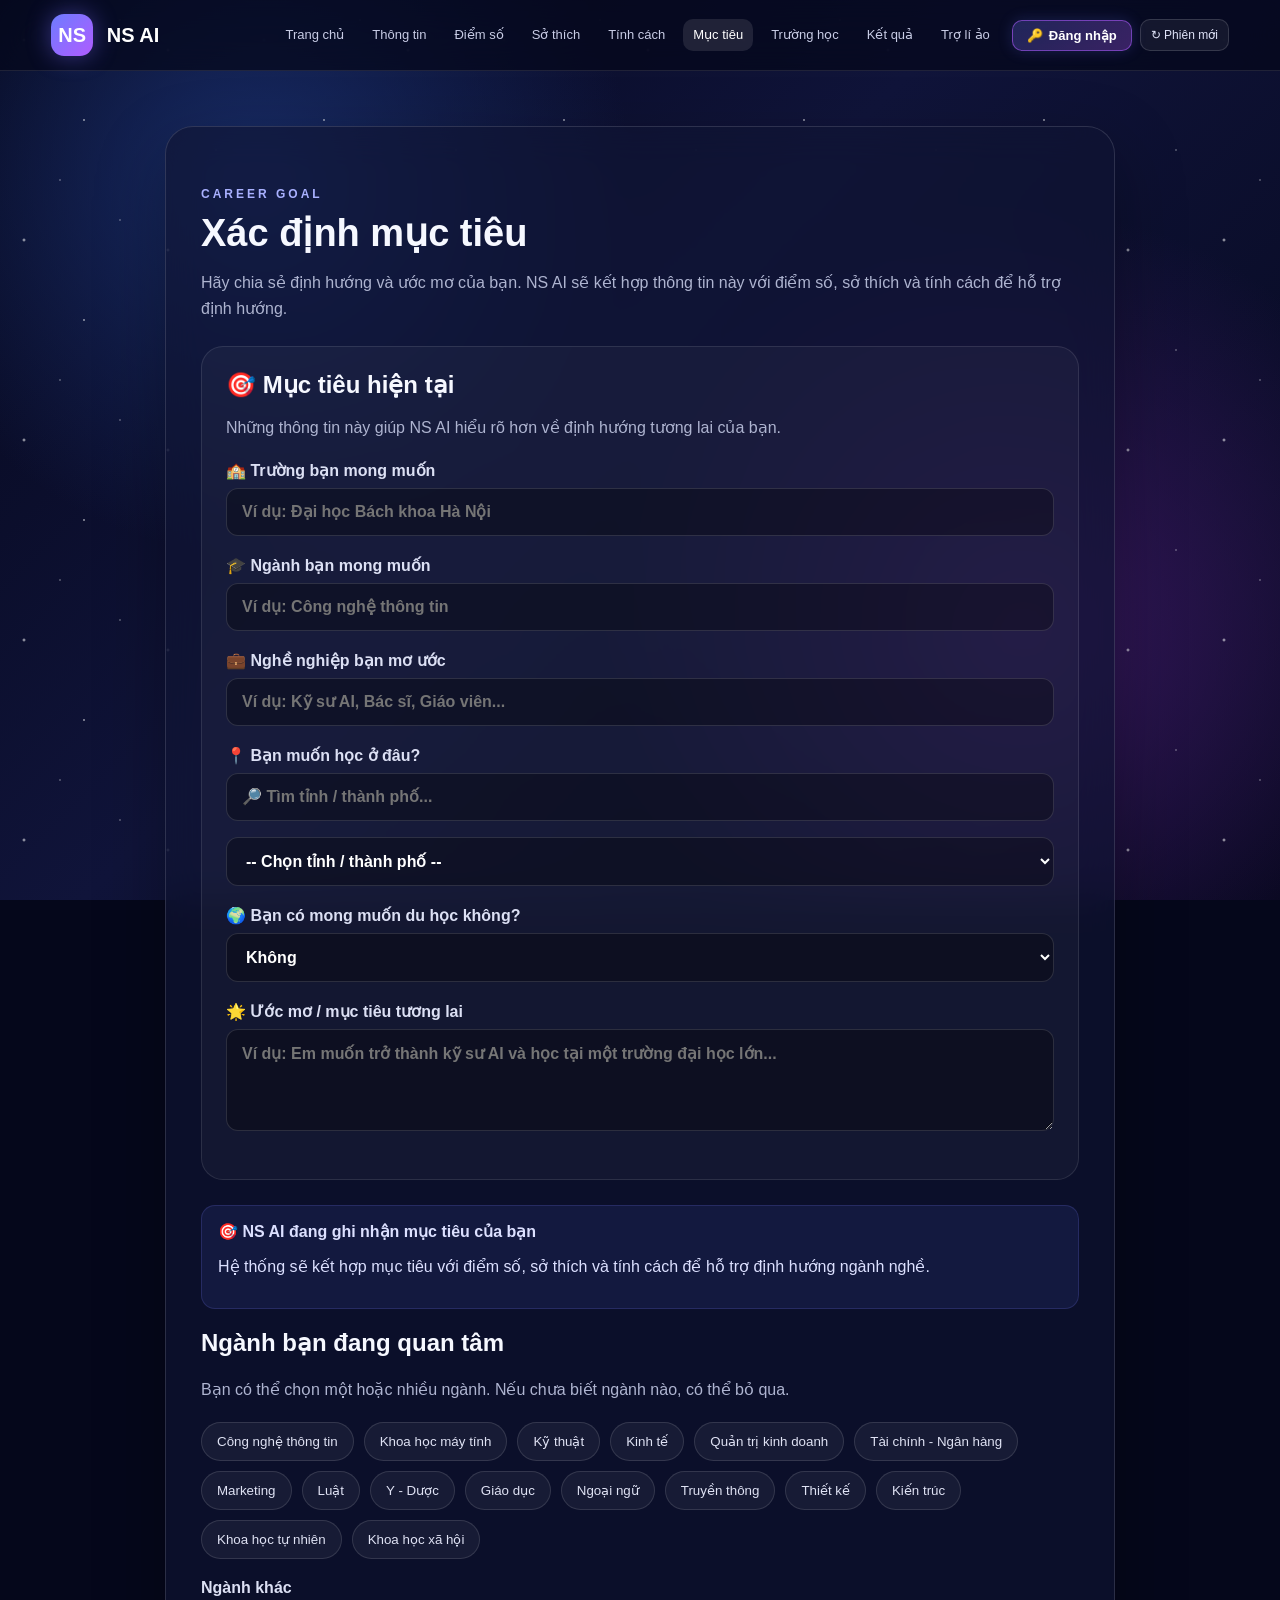
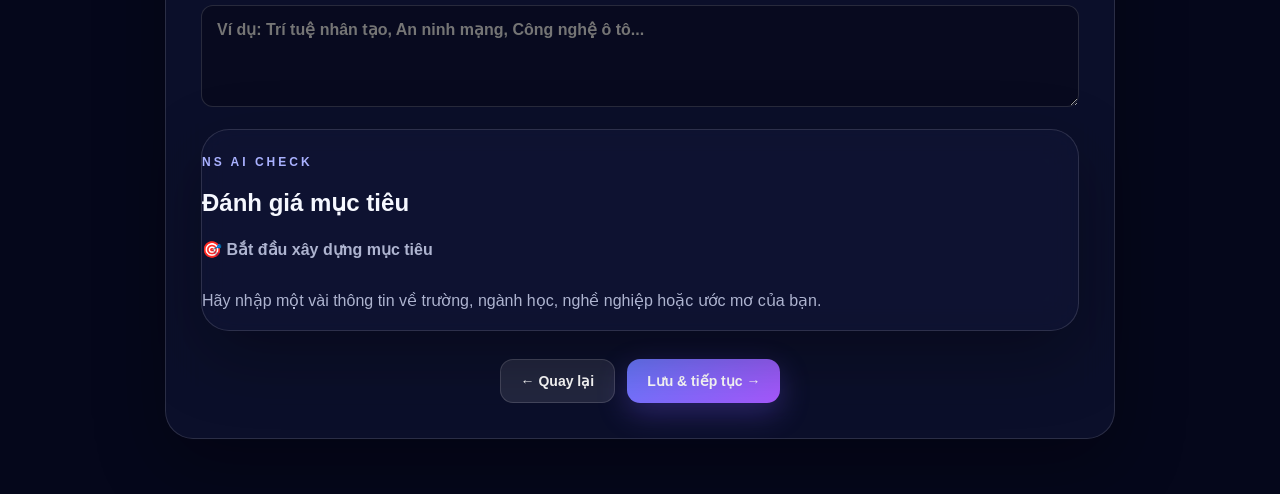
<file: muc-tieu.html>
﻿
<!DOCTYPE html>
<html lang="vi">

<head>
<meta charset="UTF-8">
<meta name="viewport" content="width=device-width, initial-scale=1.0">

<title>Mục tiêu - NS AI</title>

<link rel="stylesheet" href="style.css">
</head>

<body>

<div class="stars"></div>

<header class="topbar">

    <a class="brand" href="index.html">
        <span>NS</span> NS AI
    </a>

    <nav>

        <a href="index.html">Trang chủ</a>
        <a href="thongtin.html">Thông tin</a>
        <a href="diemso.html">Điểm số</a>
        <a href="sothich.html">Sở thích</a>
        <a href="tinhcach.html">Tính cách</a>
        <a class="active" href="muc-tieu.html">Mục tiêu</a>
        <a href="truong-hoc.html">Trường học</a>
        <a href="ketqua.html">Kết quả</a>
        <a href="chatbot.html">Trợ lí ảo</a>

        <button class="session-reset" onclick="resetAllData()">
            ↻ Phiên mới
        </button>

    </nav>

</header>


<main class="page">

<section class="glass form-card wide">

    <p class="eyebrow">CAREER GOAL</p>

    <h1>Xác định mục tiêu</h1>

    <p class="muted">
        Hãy chia sẻ định hướng và ước mơ của bạn.
        NS AI sẽ kết hợp thông tin này với điểm số,
        sở thích và tính cách để hỗ trợ định hướng.
    </p>


    <!-- ================= MỤC TIÊU ================= -->

    <div class="goal-profile">

        <h2>🎯 Mục tiêu hiện tại</h2>

        <p class="muted">
            Những thông tin này giúp NS AI hiểu rõ hơn
            về định hướng tương lai của bạn.
        </p>


        <label>
            🏫 Trường bạn mong muốn

            <input
                type="text"
                id="dreamSchool"
                placeholder="Ví dụ: Đại học Bách khoa Hà Nội"
            >
        </label>


        <label>
            🎓 Ngành bạn mong muốn

            <input
                type="text"
                id="dreamMajor"
                placeholder="Ví dụ: Công nghệ thông tin"
            >
        </label>


        <label>
            💼 Nghề nghiệp bạn mơ ước

            <input
                type="text"
                id="dreamCareer"
                placeholder="Ví dụ: Kỹ sư AI, Bác sĩ, Giáo viên..."
            >
        </label>


        <!-- ================= NƠI HỌC ================= -->

        <label>
            📍 Bạn muốn học ở đâu?

            <input
                type="text"
                id="searchProvince"
                placeholder="🔎 Tìm tỉnh / thành phố..."
                autocomplete="off"
            >

            <select id="studyLocation">
                <option value="">-- Chọn tỉnh / thành phố --</option>

                <option>Hà Nội</option>
                <option>Cao Bằng</option>
                <option>Tuyên Quang</option>
                <option>Điện Biên</option>
                <option>Lai Châu</option>
                <option>Sơn La</option>
                <option>Lào Cai</option>
                <option>Thái Nguyên</option>
                <option>Lạng Sơn</option>
                <option>Quảng Ninh</option>
                <option>Bắc Ninh</option>
                <option>Phú Thọ</option>
                <option>Hải Phòng</option>
                <option>Hưng Yên</option>
                <option>Ninh Bình</option>
                <option>Thanh Hóa</option>
                <option>Nghệ An</option>
                <option>Hà Tĩnh</option>
                <option>Quảng Trị</option>
                <option>Huế</option>
                <option>Đà Nẵng</option>
                <option>Quảng Ngãi</option>
                <option>Gia Lai</option>
                <option>Khánh Hòa</option>
                <option>Đắk Lắk</option>
                <option>Lâm Đồng</option>
                <option>Đồng Nai</option>
                <option>TP. Hồ Chí Minh</option>
                <option>Tây Ninh</option>
                <option>Đồng Tháp</option>
                <option>Vĩnh Long</option>
                <option>An Giang</option>
                <option>Cần Thơ</option>
                <option>Cà Mau</option>
                <option>Chưa xác định</option>

            </select>

        </label>


        <!-- ================= DU HỌC ================= -->

        <label>
            🌍 Bạn có mong muốn du học không?

            <select id="studyAbroad">

                <option value="Không">Không</option>

                <option value="Có">Có</option>

                <option value="Chưa xác định">
                    Chưa xác định
                </option>

            </select>

        </label>


        <!-- ================= ƯỚC MƠ ================= -->

        <label>
            🌟 Ước mơ / mục tiêu tương lai

            <textarea
                id="dreamGoal"
                rows="4"
                placeholder="Ví dụ: Em muốn trở thành kỹ sư AI và học tại một trường đại học lớn..."
            ></textarea>

        </label>

    </div>


    <!-- ================= THÔNG BÁO ================= -->

    <div id="goalInfo" class="notice">

        <strong>
            🎯 Định hướng cá nhân
        </strong>

        <p>
            Hãy điền mục tiêu, ngành học hoặc nghề nghiệp
            mà bạn đang quan tâm. NS AI sẽ sử dụng thông tin
            này để hỗ trợ phân tích.
        </p>

    </div>


    <!-- ================= NGÀNH QUAN TÂM ================= -->

    <h2>
        Ngành bạn đang quan tâm
    </h2>

    <p class="muted">
        Bạn có thể chọn một hoặc nhiều ngành.
        Nếu chưa biết ngành nào, có thể bỏ qua.
    </p>


    <div id="majors" class="chips">

        <button type="button" class="chip">
            Công nghệ thông tin
        </button>

        <button type="button" class="chip">
            Khoa học máy tính
        </button>

        <button type="button" class="chip">
            Kỹ thuật
        </button>

        <button type="button" class="chip">
            Kinh tế
        </button>

        <button type="button" class="chip">
            Quản trị kinh doanh
        </button>

        <button type="button" class="chip">
            Tài chính - Ngân hàng
        </button>

        <button type="button" class="chip">
            Marketing
        </button>

        <button type="button" class="chip">
            Luật
        </button>

        <button type="button" class="chip">
            Y - Dược
        </button>

        <button type="button" class="chip">
            Giáo dục
        </button>

        <button type="button" class="chip">
            Ngoại ngữ
        </button>

        <button type="button" class="chip">
            Truyền thông
        </button>

        <button type="button" class="chip">
            Thiết kế
        </button>

        <button type="button" class="chip">
            Kiến trúc
        </button>

        <button type="button" class="chip">
            Khoa học tự nhiên
        </button>

        <button type="button" class="chip">
            Khoa học xã hội
        </button>

    </div>


    <!-- ================= NGÀNH KHÁC ================= -->

    <label>

        Ngành khác

        <textarea
            id="other"
            rows="4"
            placeholder="Ví dụ: Trí tuệ nhân tạo, An ninh mạng, Công nghệ ô tô..."
        ></textarea>

    </label>


    <!-- ================= ĐÁNH GIÁ ================= -->

    <section id="goalEvaluation" class="glass">

        <p class="eyebrow">
            NS AI CHECK
        </p>

        <h2>
            Đánh giá mục tiêu
        </h2>

        <p id="evaluationText" class="muted">
            Hãy nhập mục tiêu để xem thông tin và gợi ý.
        </p>

    </section>


    <!-- ================= BUTTON ================= -->

    <div class="actions">

        <a
            class="btn secondary"
            href="tinhcach.html"
        >
            ← Quay lại
        </a>

        <button
            class="btn primary"
            type="button"
            onclick="saveGoals()"
        >
            Lưu & tiếp tục →
        </button>

    </div>

</section>

</main>


<script src="main.js"></script>

<script>

/* =========================================
   TÌM KIẾM TỈNH / THÀNH
========================================= */

const searchProvince =
    document.getElementById("searchProvince");

const studyLocation =
    document.getElementById("studyLocation");

const provinces =
    Array.from(studyLocation.options).map(option => ({
        value: option.value,
        text: option.text
    }));


searchProvince.addEventListener("input", function () {

    const keyword = this.value
        .toLowerCase()
        .normalize("NFD")
        .replace(/[\u0300-\u036f]/g, "");

    studyLocation.innerHTML = "";

    const filtered = provinces.filter(province => {

        const text = province.text
            .toLowerCase()
            .normalize("NFD")
            .replace(/[\u0300-\u036f]/g, "");

        return text.includes(keyword);

    });


    filtered.forEach(province => {

        const option =
            document.createElement("option");

        option.value = province.value;
        option.textContent = province.text;

        studyLocation.appendChild(option);

    });


    if (filtered.length === 0) {

        const option =
            document.createElement("option");

        option.textContent =
            "Không tìm thấy tỉnh/thành phố";

        option.disabled = true;

        studyLocation.appendChild(option);

    }

});


/* =========================================
   KHÔI PHỤC DỮ LIỆU ĐÃ LƯU
========================================= */

const oldGoals = read("goals") || {};


document.getElementById("dreamSchool").value =
    oldGoals.dreamSchool || "";

document.getElementById("dreamMajor").value =
    oldGoals.dreamMajor || "";

document.getElementById("dreamCareer").value =
    oldGoals.dreamCareer || "";

document.getElementById("dreamGoal").value =
    oldGoals.dreamGoal || "";

document.getElementById("studyAbroad").value =
    oldGoals.studyAbroad || "Không";

if (oldGoals.studyLocation) {

    document.getElementById("studyLocation").value =
        oldGoals.studyLocation;

}


/* =========================================
   NGÀNH QUAN TÂM
========================================= */

const savedMajors =
    oldGoals.selected || [];

document
    .querySelectorAll(".chip")
    .forEach(chip => {

        if (
            savedMajors.includes(
                chip.textContent.trim()
            )
        ) {

            chip.classList.add("selected");

        }


        chip.addEventListener("click", function () {

            this.classList.toggle("selected");

        });

    });


/* =========================================
   ĐÁNH GIÁ MỤC TIÊU
========================================= */

function updateEvaluation() {

    const school =
        document.getElementById("dreamSchool").value.trim();

    const major =
        document.getElementById("dreamMajor").value.trim();

    const career =
        document.getElementById("dreamCareer").value.trim();

    const location =
        document.getElementById("studyLocation").value;

    const abroad =
        document.getElementById("studyAbroad").value;

    const dream =
        document.getElementById("dreamGoal").value.trim();


    const evaluation =
        document.getElementById("evaluationText");


    const goalInfo =
        document.getElementById("goalInfo");


    let content = "";


    if (!school &&
        !major &&
        !career &&
        !location &&
        !dream) {

        content = `
            <b>🎯 Bắt đầu xây dựng mục tiêu</b>
            <br><br>
            Hãy nhập một vài thông tin về trường,
            ngành học, nghề nghiệp hoặc ước mơ của bạn.
        `;

    } else {

        content = `
            <b>🎯 Hồ sơ mục tiêu của bạn</b>
            <br><br>
        `;


        if (school) {

            content +=
                `🏫 Trường mong muốn: <b>${school}</b><br>`;

        }


        if (major) {

            content +=
                `🎓 Ngành mong muốn: <b>${major}</b><br>`;

        }


        if (career) {

            content +=
                `💼 Nghề nghiệp: <b>${career}</b><br>`;

        }


        if (location) {

            content +=
                `📍 Nơi học: <b>${location}</b><br>`;

        }


        content +=
            `<br>🌍 Du học: <b>${abroad}</b>`;


        if (dream) {

            content += `
                <br><br>
                🌟 Ước mơ:
                <b>${dream}</b>
            `;

        }

    }


    evaluation.innerHTML = content;


    goalInfo.innerHTML = `

        <strong>
            🎯 NS AI đang ghi nhận mục tiêu của bạn
        </strong>

        <p>
            Hệ thống sẽ kết hợp mục tiêu với
            điểm số, sở thích và tính cách
            để hỗ trợ định hướng ngành nghề.
        </p>

    `;

}


/* =========================================
   CẬP NHẬT KHI NHẬP
========================================= */

[
    "dreamSchool",
    "dreamMajor",
    "dreamCareer",
    "dreamGoal"
].forEach(id => {

    document
        .getElementById(id)
        .addEventListener(
            "input",
            updateEvaluation
        );

});


document
    .getElementById("studyLocation")
    .addEventListener(
        "change",
        updateEvaluation
    );


document
    .getElementById("studyAbroad")
    .addEventListener(
        "change",
        updateEvaluation
    );


/* =========================================
   LƯU MỤC TIÊU
========================================= */

function saveGoals() {

    const selectedMajors = [

        ...document.querySelectorAll(
            ".chip.selected"
        )

    ].map(chip =>
        chip.textContent.trim()
    );


    const data = {

        dreamSchool:
            document
                .getElementById("dreamSchool")
                .value
                .trim(),

        dreamMajor:
            document
                .getElementById("dreamMajor")
                .value
                .trim(),

        dreamCareer:
            document
                .getElementById("dreamCareer")
                .value
                .trim(),

        studyLocation:
            document
                .getElementById("studyLocation")
                .value,

        studyAbroad:
            document
                .getElementById("studyAbroad")
                .value,

        dreamGoal:
            document
                .getElementById("dreamGoal")
                .value
                .trim(),

        selected:
            selectedMajors,

        other:
            document
                .getElementById("other")
                .value
                .trim()

    };


    save("goals", data);


    window.location.href =
        "ketqua.html";

}


/* =========================================
   KHỞI TẠO
========================================= */

updateEvaluation();

</script>

</body>
</html>
</file>
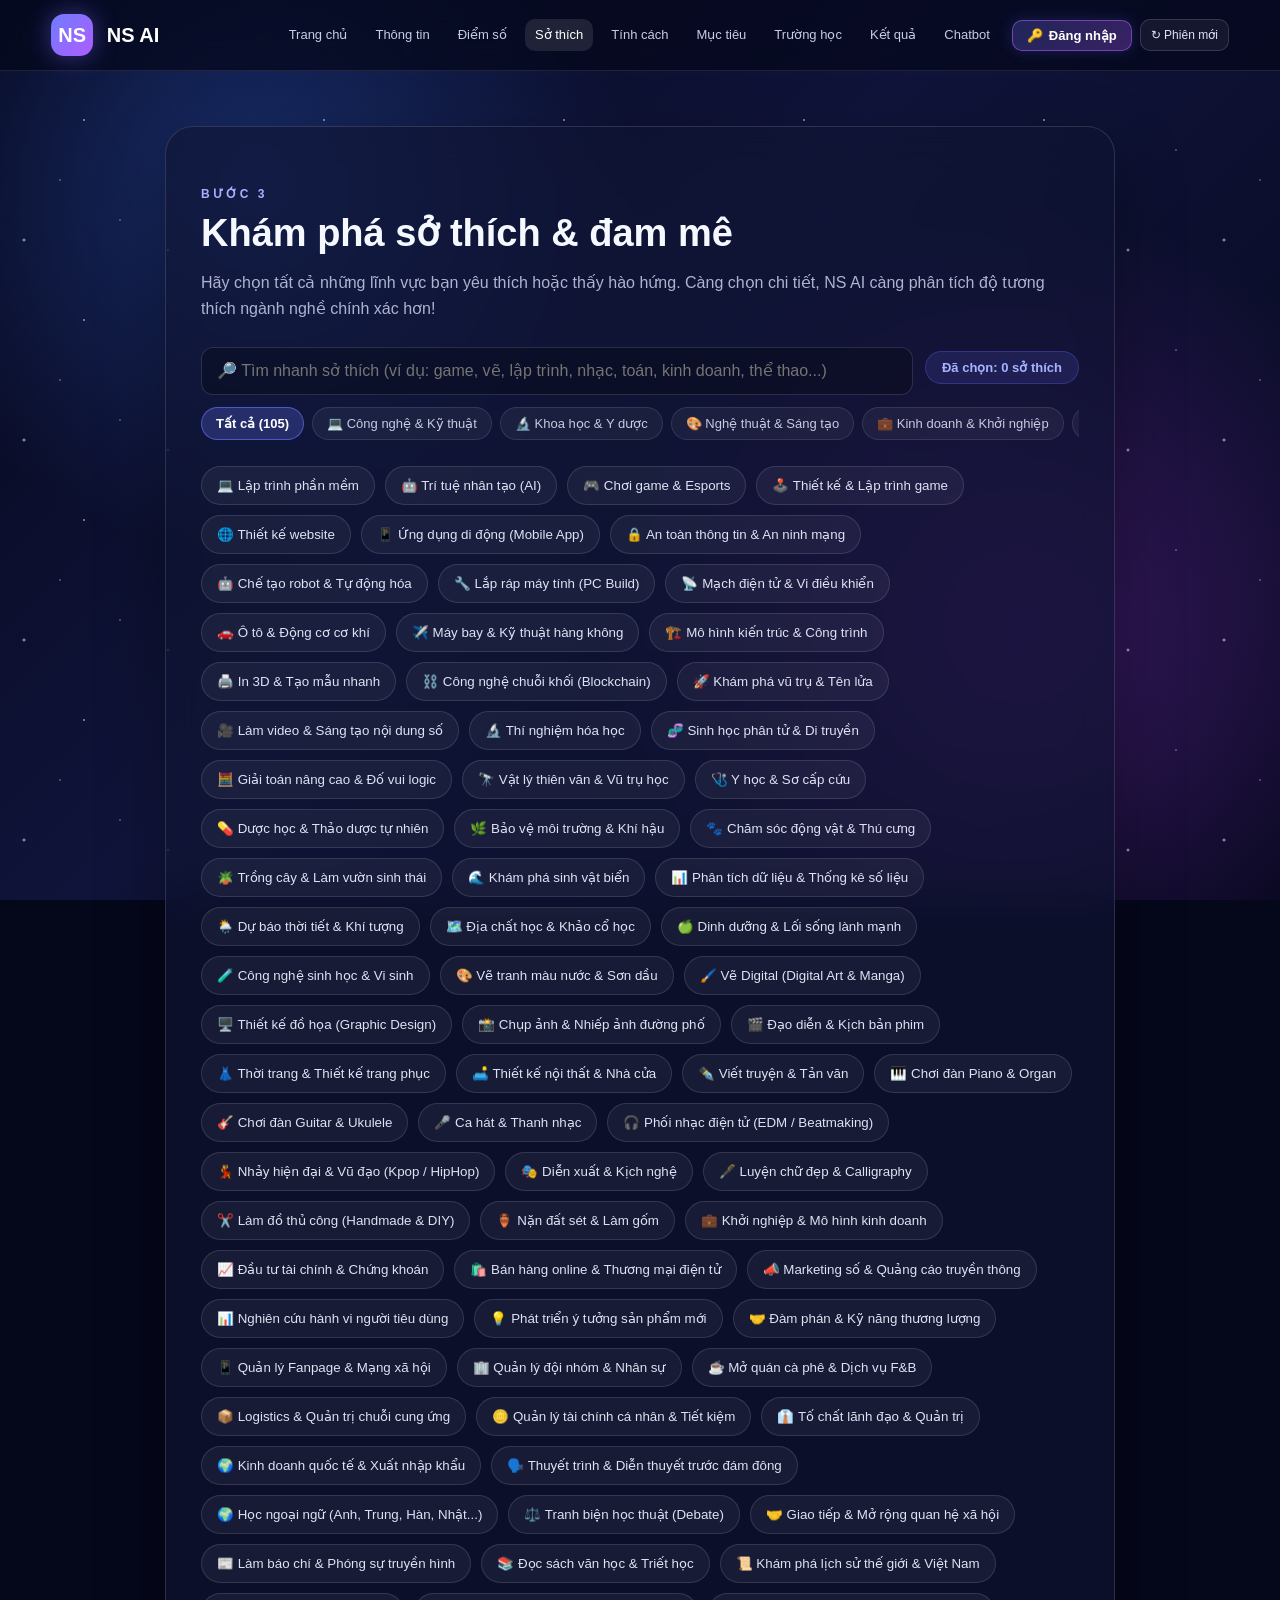
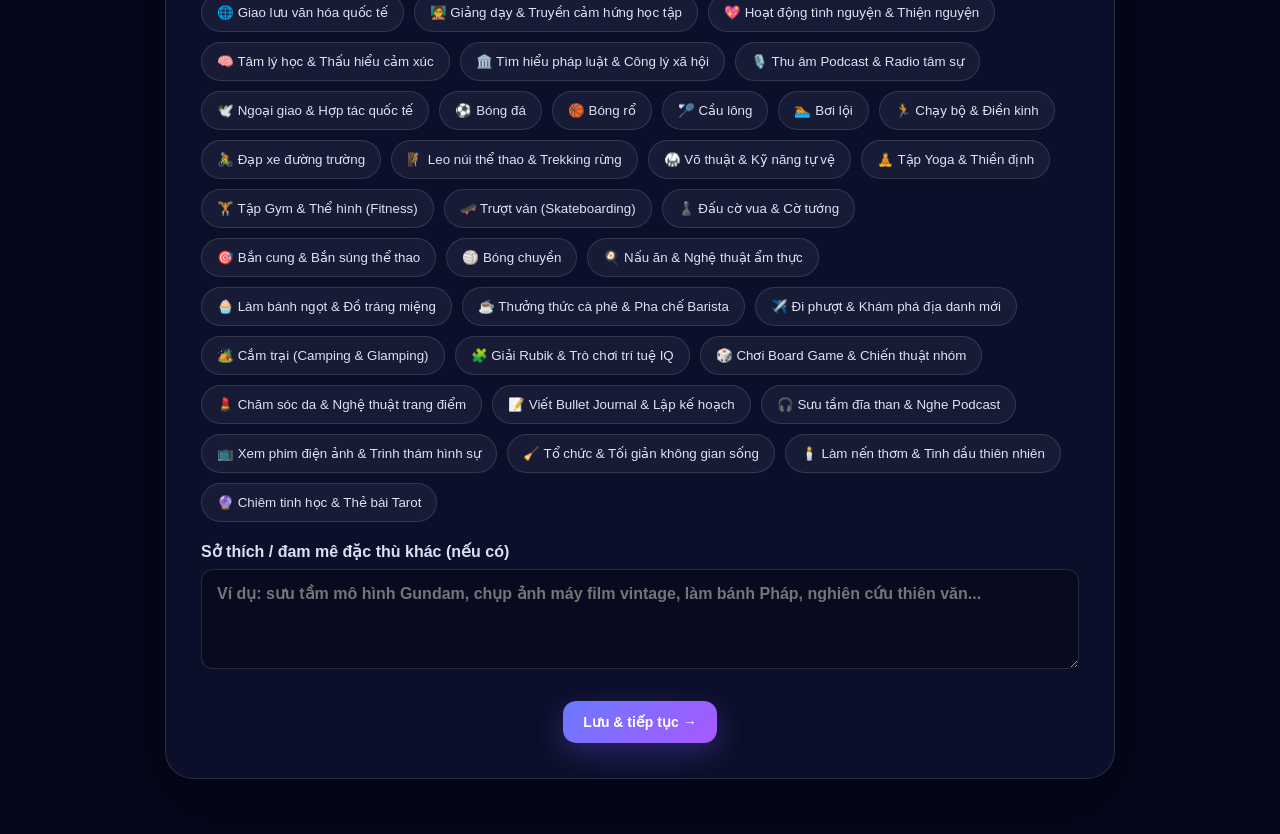
<file: so-thich.html>
﻿<!DOCTYPE html>
<html lang="vi">

<head>
<meta charset="UTF-8">
<meta name="viewport" content="width=device-width,initial-scale=1">

<title>Sở thích - NS AI</title>

<link rel="stylesheet" href="style.css">

</head>

<body>

<div class="stars"></div>

<header class="topbar">

<a class="brand" href="index.html">
<span>NS</span> NS AI
</a>

<nav>

<a href="index.html">Trang chủ</a>

<a href="thongtin.html">Thông tin</a>

<a href="diemso.html">Điểm số</a>

<a class="active" href="sothich.html">Sở thích</a>

<a href="tinhcach.html">Tính cách</a>

<a href="muc-tieu.html">Mục tiêu</a>

<a href="truong-hoc.html">Trường học</a>

<a href="ketqua.html">Kết quả</a>

<a href="chatbot.html">Chatbot</a>

<button
class="session-reset"
onclick="resetAllData()">

↻ Phiên mới

</button>

</nav>

</header>


<main class="page">

<section class="glass form-card wide">

<p class="eyebrow">BƯỚC 3</p>

<h1>Khám phá sở thích & đam mê</h1>

<p class="muted">
Hãy chọn tất cả những lĩnh vực bạn yêu thích hoặc thấy hào hứng. Càng chọn chi tiết, NS AI càng phân tích độ tương thích ngành nghề chính xác hơn!
</p>

<!-- THANH TÌM KIẾM NHANH & ĐẾM SỐ LƯỢNG ĐÃ CHỌN -->
<div class="hobby-search-box">
    <input
        type="text"
        id="hobbySearch"
        placeholder="🔎 Tìm nhanh sở thích (ví dụ: game, vẽ, lập trình, nhạc, toán, kinh doanh, thể thao...)"
        autocomplete="off"
    >
    <span id="selectedCount" class="selected-badge">Đã chọn: 0 sở thích</span>
</div>

<!-- CÁC TAB DANH MỤC LỌC NHANH -->
<div class="hobby-category-tabs">
    <button type="button" class="tab-btn active" data-cat="all" onclick="setCategory('all')">Tất cả (105)</button>
    <button type="button" class="tab-btn" data-cat="tech" onclick="setCategory('tech')">💻 Công nghệ & Kỹ thuật</button>
    <button type="button" class="tab-btn" data-cat="science" onclick="setCategory('science')">🔬 Khoa học & Y dược</button>
    <button type="button" class="tab-btn" data-cat="art" onclick="setCategory('art')">🎨 Nghệ thuật & Sáng tạo</button>
    <button type="button" class="tab-btn" data-cat="business" onclick="setCategory('business')">💼 Kinh doanh & Khởi nghiệp</button>
    <button type="button" class="tab-btn" data-cat="social" onclick="setCategory('social')">🗣️ Xã hội & Ngôn ngữ</button>
    <button type="button" class="tab-btn" data-cat="sport" onclick="setCategory('sport')">⚽ Thể thao & Rèn luyện</button>
    <button type="button" class="tab-btn" data-cat="life" onclick="setCategory('life')">🌿 Đời sống & Trải nghiệm</button>
</div>

<!-- KHUNG HIỂN THỊ CÁC THẺ SỞ THÍCH -->
<div id="chips" class="chips"></div>


<label>
Sở thích / đam mê đặc thù khác (nếu có)
<textarea
id="custom"
rows="3"
placeholder="Ví dụ: sưu tầm mô hình Gundam, chụp ảnh máy film vintage, làm bánh Pháp, nghiên cứu thiên văn..."></textarea>
</label>


<div class="actions">

<button
class="btn primary"
onclick="saveHobbies()">

Lưu & tiếp tục →

</button>

</div>

</section>

</main>


<script src="main.js"></script>

<script>

// DANH SÁCH 103 SỞ THÍCH ĐA DẠNG DÀNH CHO HỌC SINH THPT
const hobbiesList = [
  // Nhóm 1: Công nghệ & Kỹ thuật
  { name: '💻 Lập trình phần mềm', cat: 'tech' },
  { name: '🤖 Trí tuệ nhân tạo (AI)', cat: 'tech' },
  { name: '🎮 Chơi game & Esports', cat: 'tech' },
  { name: '🕹️ Thiết kế & Lập trình game', cat: 'tech' },
  { name: '🌐 Thiết kế website', cat: 'tech' },
  { name: '📱 Ứng dụng di động (Mobile App)', cat: 'tech' },
  { name: '🔒 An toàn thông tin & An ninh mạng', cat: 'tech' },
  { name: '🤖 Chế tạo robot & Tự động hóa', cat: 'tech' },
  { name: '🔧 Lắp ráp máy tính (PC Build)', cat: 'tech' },
  { name: '📡 Mạch điện tử & Vi điều khiển', cat: 'tech' },
  { name: '🚗 Ô tô & Động cơ cơ khí', cat: 'tech' },
  { name: '✈️ Máy bay & Kỹ thuật hàng không', cat: 'tech' },
  { name: '🏗️ Mô hình kiến trúc & Công trình', cat: 'tech' },
  { name: '🖨️ In 3D & Tạo mẫu nhanh', cat: 'tech' },
  { name: '⛓️ Công nghệ chuỗi khối (Blockchain)', cat: 'tech' },
  { name: '🚀 Khám phá vũ trụ & Tên lửa', cat: 'tech' },
  { name: '🎥 Làm video & Sáng tạo nội dung số', cat: 'tech' },

  // Nhóm 2: Khoa học & Y dược
  { name: '🔬 Thí nghiệm hóa học', cat: 'science' },
  { name: '🧬 Sinh học phân tử & Di truyền', cat: 'science' },
  { name: '🧮 Giải toán nâng cao & Đố vui logic', cat: 'science' },
  { name: '🔭 Vật lý thiên văn & Vũ trụ học', cat: 'science' },
  { name: '🩺 Y học & Sơ cấp cứu', cat: 'science' },
  { name: '💊 Dược học & Thảo dược tự nhiên', cat: 'science' },
  { name: '🌿 Bảo vệ môi trường & Khí hậu', cat: 'science' },
  { name: '🐾 Chăm sóc động vật & Thú cưng', cat: 'science' },
  { name: '🪴 Trồng cây & Làm vườn sinh thái', cat: 'science' },
  { name: '🌊 Khám phá sinh vật biển', cat: 'science' },
  { name: '📊 Phân tích dữ liệu & Thống kê số liệu', cat: 'science' },
  { name: '🌦️ Dự báo thời tiết & Khí tượng', cat: 'science' },
  { name: '🗺️ Địa chất học & Khảo cổ học', cat: 'science' },
  { name: '🍏 Dinh dưỡng & Lối sống lành mạnh', cat: 'science' },
  { name: '🧪 Công nghệ sinh học & Vi sinh', cat: 'science' },

  // Nhóm 3: Sáng tạo & Nghệ thuật
  { name: '🎨 Vẽ tranh màu nước & Sơn dầu', cat: 'art' },
  { name: '🖌️ Vẽ Digital (Digital Art & Manga)', cat: 'art' },
  { name: '🖥️ Thiết kế đồ họa (Graphic Design)', cat: 'art' },
  { name: '📸 Chụp ảnh & Nhiếp ảnh đường phố', cat: 'art' },
  { name: '🎬 Đạo diễn & Kịch bản phim', cat: 'art' },
  { name: '👗 Thời trang & Thiết kế trang phục', cat: 'art' },
  { name: '🛋️ Thiết kế nội thất & Nhà cửa', cat: 'art' },
  { name: '✒️ Viết truyện & Tản văn', cat: 'art' },
  { name: '🎹 Chơi đàn Piano & Organ', cat: 'art' },
  { name: '🎸 Chơi đàn Guitar & Ukulele', cat: 'art' },
  { name: '🎤 Ca hát & Thanh nhạc', cat: 'art' },
  { name: '🎧 Phối nhạc điện tử (EDM / Beatmaking)', cat: 'art' },
  { name: '💃 Nhảy hiện đại & Vũ đạo (Kpop / HipHop)', cat: 'art' },
  { name: '🎭 Diễn xuất & Kịch nghệ', cat: 'art' },
  { name: '🖋️ Luyện chữ đẹp & Calligraphy', cat: 'art' },
  { name: '✂️ Làm đồ thủ công (Handmade & DIY)', cat: 'art' },
  { name: '🏺 Nặn đất sét & Làm gốm', cat: 'art' },

  // Nhóm 4: Kinh doanh & Khởi nghiệp
  { name: '💼 Khởi nghiệp & Mô hình kinh doanh', cat: 'business' },
  { name: '📈 Đầu tư tài chính & Chứng khoán', cat: 'business' },
  { name: '🛍️ Bán hàng online & Thương mại điện tử', cat: 'business' },
  { name: '📣 Marketing số & Quảng cáo truyền thông', cat: 'business' },
  { name: '📊 Nghiên cứu hành vi người tiêu dùng', cat: 'business' },
  { name: '💡 Phát triển ý tưởng sản phẩm mới', cat: 'business' },
  { name: '🤝 Đàm phán & Kỹ năng thương lượng', cat: 'business' },
  { name: '📱 Quản lý Fanpage & Mạng xã hội', cat: 'business' },
  { name: '🏢 Quản lý đội nhóm & Nhân sự', cat: 'business' },
  { name: '☕ Mở quán cà phê & Dịch vụ F&B', cat: 'business' },
  { name: '📦 Logistics & Quản trị chuỗi cung ứng', cat: 'business' },
  { name: '🪙 Quản lý tài chính cá nhân & Tiết kiệm', cat: 'business' },
  { name: '👔 Tố chất lãnh đạo & Quản trị', cat: 'business' },
  { name: '🌍 Kinh doanh quốc tế & Xuất nhập khẩu', cat: 'business' },

  // Nhóm 5: Xã hội & Ngôn ngữ
  { name: '🗣️ Thuyết trình & Diễn thuyết trước đám đông', cat: 'social' },
  { name: '🌍 Học ngoại ngữ (Anh, Trung, Hàn, Nhật...)', cat: 'social' },
  { name: '⚖️ Tranh biện học thuật (Debate)', cat: 'social' },
  { name: '🤝 Giao tiếp & Mở rộng quan hệ xã hội', cat: 'social' },
  { name: '📰 Làm báo chí & Phóng sự truyền hình', cat: 'social' },
  { name: '📚 Đọc sách văn học & Triết học', cat: 'social' },
  { name: '📜 Khám phá lịch sử thế giới & Việt Nam', cat: 'social' },
  { name: '🌐 Giao lưu văn hóa quốc tế', cat: 'social' },
  { name: '🧑‍🏫 Giảng dạy & Truyền cảm hứng học tập', cat: 'social' },
  { name: '💖 Hoạt động tình nguyện & Thiện nguyện', cat: 'social' },
  { name: '🧠 Tâm lý học & Thấu hiểu cảm xúc', cat: 'social' },
  { name: '🏛️ Tìm hiểu pháp luật & Công lý xã hội', cat: 'social' },
  { name: '🎙️ Thu âm Podcast & Radio tâm sự', cat: 'social' },
  { name: '🕊️ Ngoại giao & Hợp tác quốc tế', cat: 'social' },

  // Nhóm 6: Thể thao & Rèn luyện
  { name: '⚽ Bóng đá', cat: 'sport' },
  { name: '🏀 Bóng rổ', cat: 'sport' },
  { name: '🏸 Cầu lông', cat: 'sport' },
  { name: '🏊 Bơi lội', cat: 'sport' },
  { name: '🏃 Chạy bộ & Điền kinh', cat: 'sport' },
  { name: '🚴 Đạp xe đường trường', cat: 'sport' },
  { name: '🧗 Leo núi thể thao & Trekking rừng', cat: 'sport' },
  { name: '🥋 Võ thuật & Kỹ năng tự vệ', cat: 'sport' },
  { name: '🧘 Tập Yoga & Thiền định', cat: 'sport' },
  { name: '🏋️ Tập Gym & Thể hình (Fitness)', cat: 'sport' },
  { name: '🛹 Trượt ván (Skateboarding)', cat: 'sport' },
  { name: '♟️ Đấu cờ vua & Cờ tướng', cat: 'sport' },
  { name: '🎯 Bắn cung & Bắn súng thể thao', cat: 'sport' },
  { name: '🏐 Bóng chuyền', cat: 'sport' },

  // Nhóm 7: Đời sống & Trải nghiệm
  { name: '🍳 Nấu ăn & Nghệ thuật ẩm thực', cat: 'life' },
  { name: '🧁 Làm bánh ngọt & Đồ tráng miệng', cat: 'life' },
  { name: '☕ Thưởng thức cà phê & Pha chế Barista', cat: 'life' },
  { name: '✈️ Đi phượt & Khám phá địa danh mới', cat: 'life' },
  { name: '🏕️ Cắm trại (Camping & Glamping)', cat: 'life' },
  { name: '🧩 Giải Rubik & Trò chơi trí tuệ IQ', cat: 'life' },
  { name: '🎲 Chơi Board Game & Chiến thuật nhóm', cat: 'life' },
  { name: '💄 Chăm sóc da & Nghệ thuật trang điểm', cat: 'life' },
  { name: '📝 Viết Bullet Journal & Lập kế hoạch', cat: 'life' },
  { name: '🎧 Sưu tầm đĩa than & Nghe Podcast', cat: 'life' },
  { name: '📺 Xem phim điện ảnh & Trinh thám hình sự', cat: 'life' },
  { name: '🧹 Tổ chức & Tối giản không gian sống', cat: 'life' },
  { name: '🕯️ Làm nến thơm & Tinh dầu thiên nhiên', cat: 'life' },
  { name: '🔮 Chiêm tinh học & Thẻ bài Tarot', cat: 'life' }
];

// Khôi phục dữ liệu đã lưu
const savedData = read('hobbies') || { selected: [], custom: '' };
let currentCategory = 'all';
let currentSearch = '';

const selectedSet = new Set(savedData.selected || []);

const chipsBox = document.getElementById('chips');
const searchInput = document.getElementById('hobbySearch');
const countBadge = document.getElementById('selectedCount');
const customInput = document.getElementById('custom');

customInput.value = savedData.custom || '';

function updateCount() {
  countBadge.textContent = `Đã chọn: ${selectedSet.size} sở thích`;
}

function normalizeStr(str) {
  return (str || '')
    .toLowerCase()
    .normalize('NFD')
    .replace(/[\u0300-\u036f]/g, '')
    .replace(/đ/g, 'd');
}

function renderChips() {
  chipsBox.innerHTML = '';

  const keyword = normalizeStr(currentSearch);

  const filtered = hobbiesList.filter(item => {
    // Lọc theo danh mục
    const matchCat = (currentCategory === 'all') || (item.cat === currentCategory);
    // Lọc theo từ khóa tìm kiếm
    const matchSearch = !keyword || normalizeStr(item.name).includes(keyword);
    return matchCat && matchSearch;
  });

  if (filtered.length === 0) {
    chipsBox.innerHTML = '<div style="color:#aeb4d0; padding:15px; font-style:italic;">Không tìm thấy sở thích nào khớp với từ khóa tìm kiếm. Bạn có thể nhập thêm vào ô "Sở thích khác" bên dưới!</div>';
    return;
  }

  filtered.forEach(item => {
    const btn = document.createElement('button');
    btn.type = 'button';
    btn.className = 'chip ' + (selectedSet.has(item.name) ? 'selected' : '');
    btn.textContent = item.name;

    btn.onclick = () => {
      if (selectedSet.has(item.name)) {
        selectedSet.delete(item.name);
        btn.classList.remove('selected');
      } else {
        selectedSet.add(item.name);
        btn.classList.add('selected');
      }
      updateCount();
    };

    chipsBox.appendChild(btn);
  });
}

function setCategory(cat) {
  currentCategory = cat;
  document.querySelectorAll('.hobby-category-tabs .tab-btn').forEach(btn => {
    if (btn.dataset.cat === cat) {
      btn.classList.add('active');
    } else {
      btn.classList.remove('active');
    }
  });
  renderChips();
}

searchInput.addEventListener('input', function() {
  currentSearch = this.value.trim();
  renderChips();
});

function saveHobbies() {
  const data = {
    selected: Array.from(selectedSet),
    custom: customInput.value.trim()
  };

  save('hobbies', data);
  location.href = 'tinhcach.html';
}

// Khởi chạy
updateCount();
renderChips();

</script>

</body>

</html>
</file>
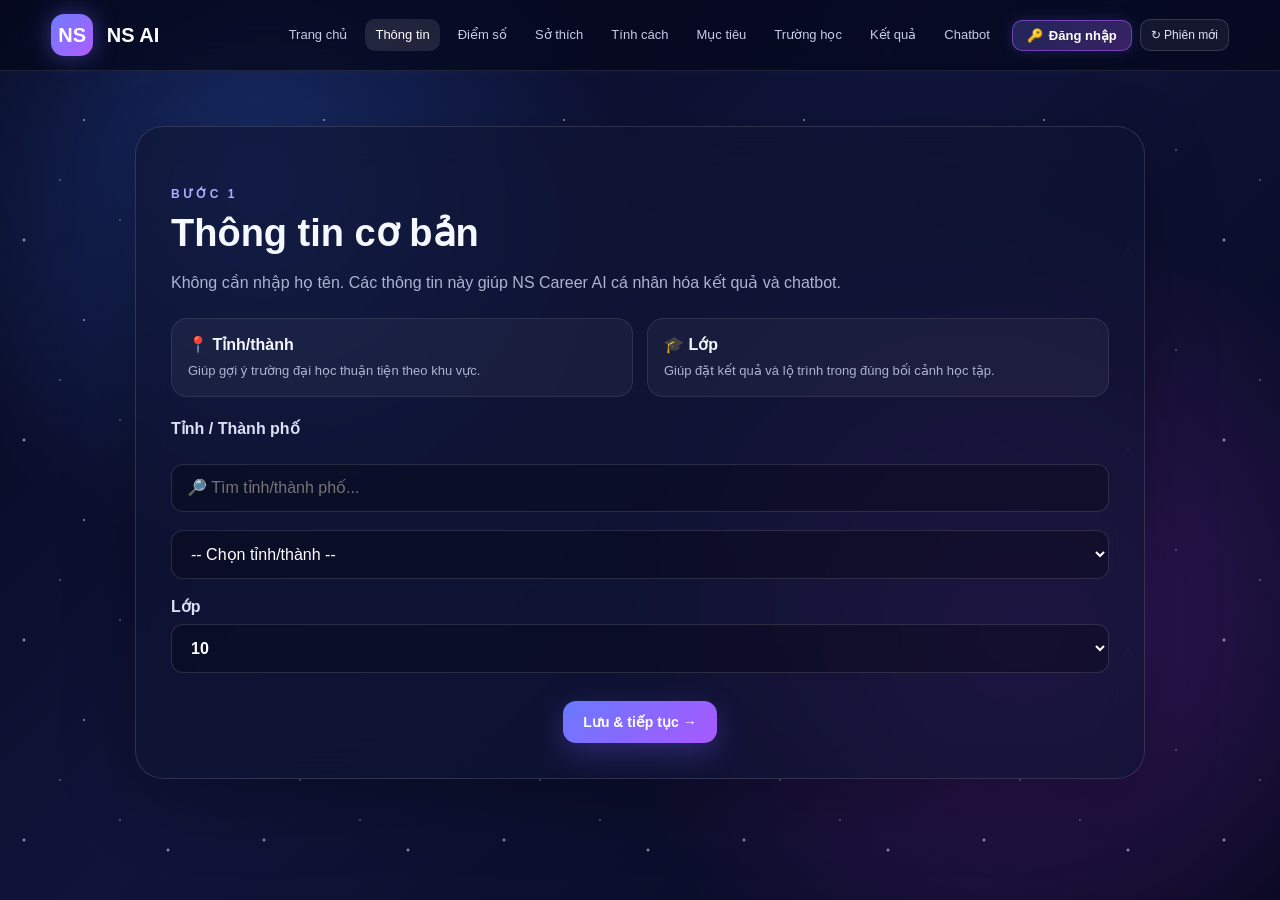
<file: thong-tin.html>
﻿
<!DOCTYPE html>
<html lang="vi">
<head>
<meta charset="UTF-8">
<meta name="viewport" content="width=device-width, initial-scale=1">
<title>Thông tin - NS AI</title>

<link rel="stylesheet" href="style.css">
</head>

<body>
<div class="stars"></div>

<header class="topbar">
<a class="brand" href="index.html"><span>NS</span> NS AI</a>

<nav>
<a href="index.html">Trang chủ</a>
<a class="active" href="thongtin.html">Thông tin</a>
<a href="diemso.html">Điểm số</a>
<a href="sothich.html">Sở thích</a>
<a href="tinhcach.html">Tính cách</a>
<a href="muc-tieu.html">Mục tiêu</a>
<a href="truong-hoc.html">Trường học</a>
<a href="ketqua.html">Kết quả</a>
<a href="chatbot.html">Chatbot</a>
<button class="session-reset" onclick="resetAllData()">↻ Phiên mới</button>
</nav>
</header>

<main class="page">

<section class="glass form-card">

<p class="eyebrow">BƯỚC 1</p>

<h1>Thông tin cơ bản</h1>

<p class="muted">
Không cần nhập họ tên. Các thông tin này giúp NS Career AI
cá nhân hóa kết quả và chatbot.
</p>

<div class="info-box-grid">

<div class="info-box">
<b>📍 Tỉnh/thành</b>
<span>Giúp gợi ý trường đại học thuận tiện theo khu vực.</span>
</div>

<div class="info-box">
<b>🎓 Lớp</b>
<span>Giúp đặt kết quả và lộ trình trong đúng bối cảnh học tập.</span>
</div>

</div>


<label>Tỉnh / Thành phố</label>

<div class="province-search">
<input
id="provinceSearch"
type="text"
placeholder="🔎 Tìm tỉnh/thành phố..."
autocomplete="off">
</div>

<select id="province">

<option value="">-- Chọn tỉnh/thành --</option>

<option>Hà Nội</option>
<option>Cao Bằng</option>
<option>Tuyên Quang</option>
<option>Điện Biên</option>
<option>Lai Châu</option>
<option>Sơn La</option>
<option>Lào Cai</option>
<option>Thái Nguyên</option>
<option>Lạng Sơn</option>
<option>Quảng Ninh</option>
<option>Bắc Ninh</option>
<option>Phú Thọ</option>
<option>Hải Phòng</option>
<option>Hưng Yên</option>
<option>Ninh Bình</option>
<option>Thanh Hóa</option>
<option>Nghệ An</option>
<option>Hà Tĩnh</option>
<option>Quảng Trị</option>
<option>Huế</option>
<option>Đà Nẵng</option>
<option>Quảng Ngãi</option>
<option>Gia Lai</option>
<option>Khánh Hòa</option>
<option>Đắk Lắk</option>
<option>Lâm Đồng</option>
<option>Đồng Nai</option>
<option>TP. Hồ Chí Minh</option>
<option>Tây Ninh</option>
<option>Đồng Tháp</option>
<option>Vĩnh Long</option>
<option>An Giang</option>
<option>Cần Thơ</option>
<option>Cà Mau</option>

</select>


<label>Lớp

<select id="grade">
<option>10</option>
<option>11</option>
<option>12</option>
</select>

</label>


<div class="actions">

<button
class="btn primary"
onclick="saveInfo()">

Lưu & tiếp tục →

</button>

</div>

</section>

</main>


<script src="main.js"></script>


<script>

// Tìm kiếm tỉnh/thành phố
const provinceSearch = document.getElementById("provinceSearch");
const provinceSelect = document.getElementById("province");

const provinceOptions =
Array.from(provinceSelect.options).map(option => ({
    text: option.text,
    value: option.value
}));

provinceSearch.addEventListener("input", function(){

    const keyword = this.value
        .toLowerCase()
        .normalize("NFD")
        .replace(/[\u0300-\u036f]/g, "");

    provinceSelect.innerHTML = "";

    const filtered = provinceOptions.filter(province => {

        const text = province.text
            .toLowerCase()
            .normalize("NFD")
            .replace(/[\u0300-\u036f]/g, "");

        return text.includes(keyword);

    });

    filtered.forEach(province => {

        const option = document.createElement("option");

        option.value = province.value;
        option.textContent = province.text;

        provinceSelect.appendChild(option);

    });

    if(filtered.length === 0){

        const option = document.createElement("option");

        option.textContent = "Không tìm thấy tỉnh/thành phố";
        option.disabled = true;

        provinceSelect.appendChild(option);

    }

});


function saveInfo(){

    const data = {

        province:
        document.getElementById('province').value,

        grade:
        document.getElementById('grade').value

    };

    if(!data.province){

        alert('Hãy chọn tỉnh/thành phố.');

        return;

    }

    save('info',data);

    location.href='diemso.html';

}


// Load dữ liệu đã lưu
loadInfo();

</script>

</body>
</html>
</file>
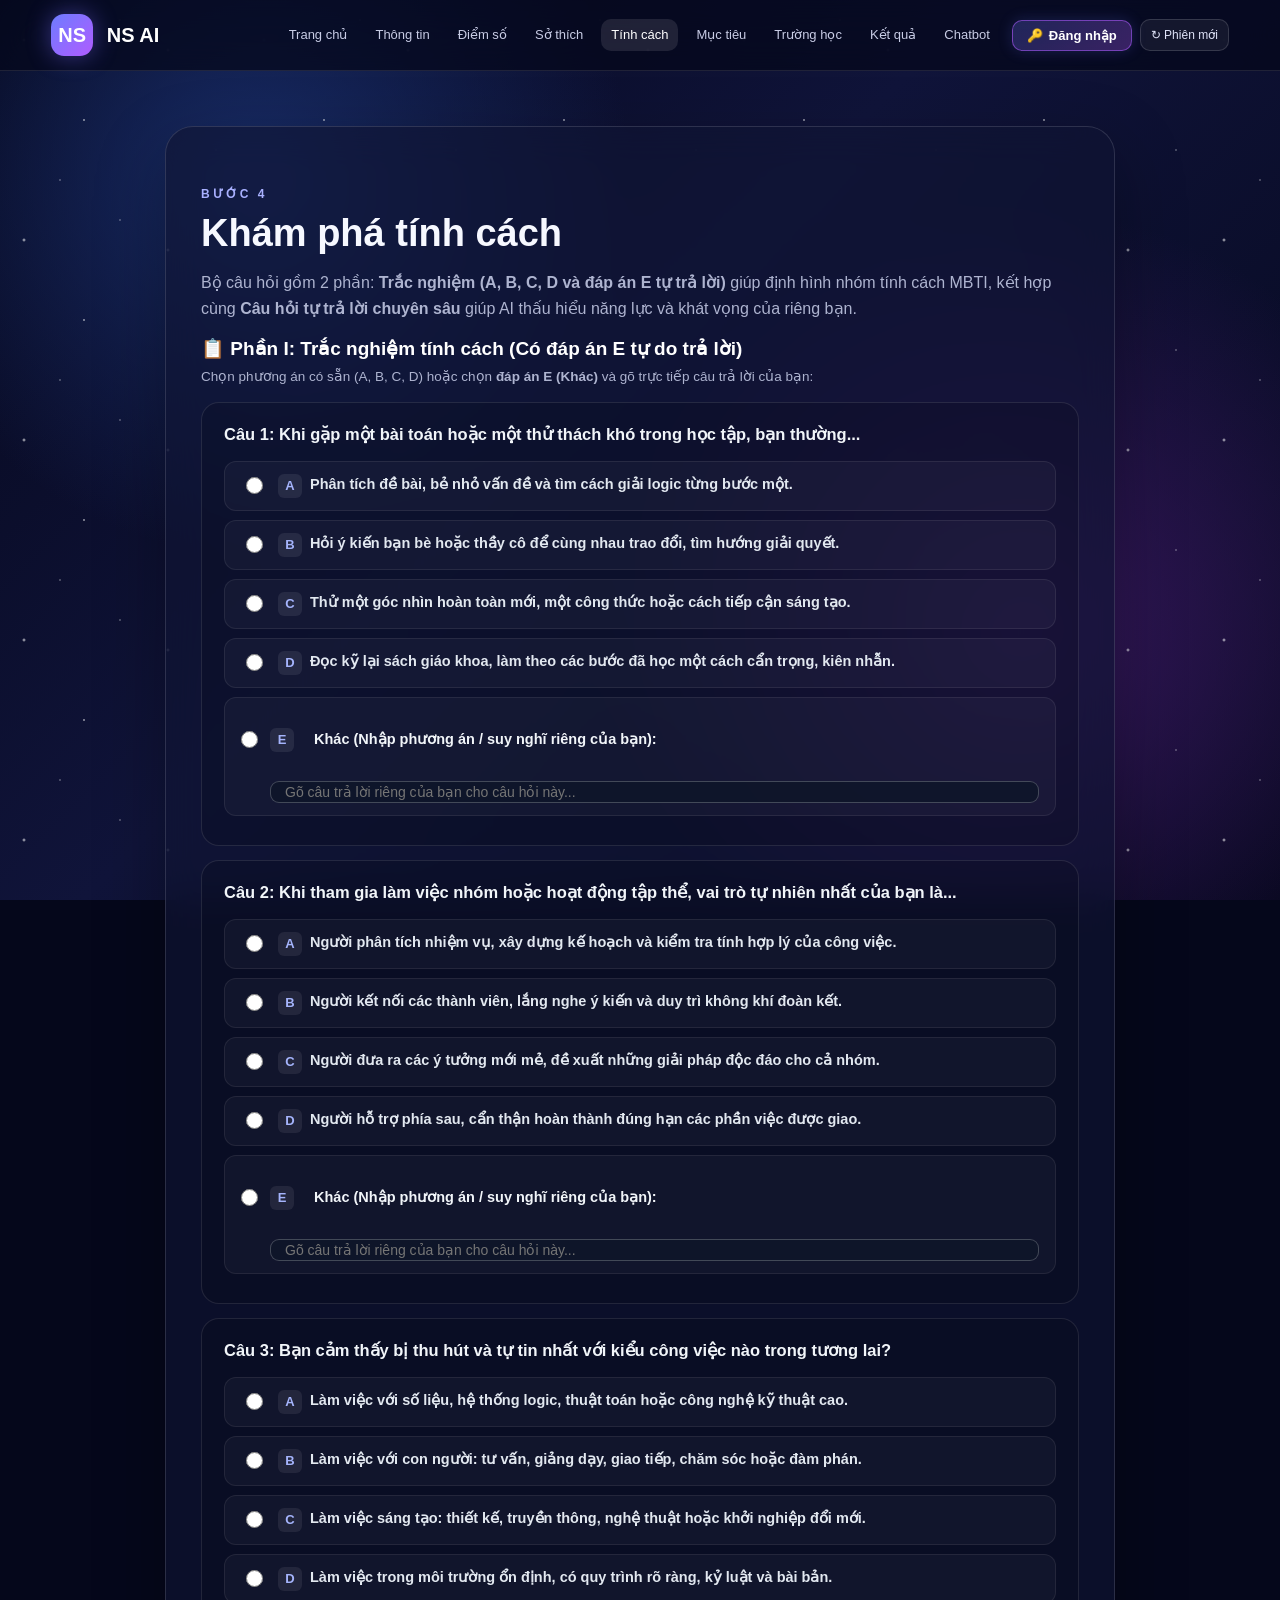
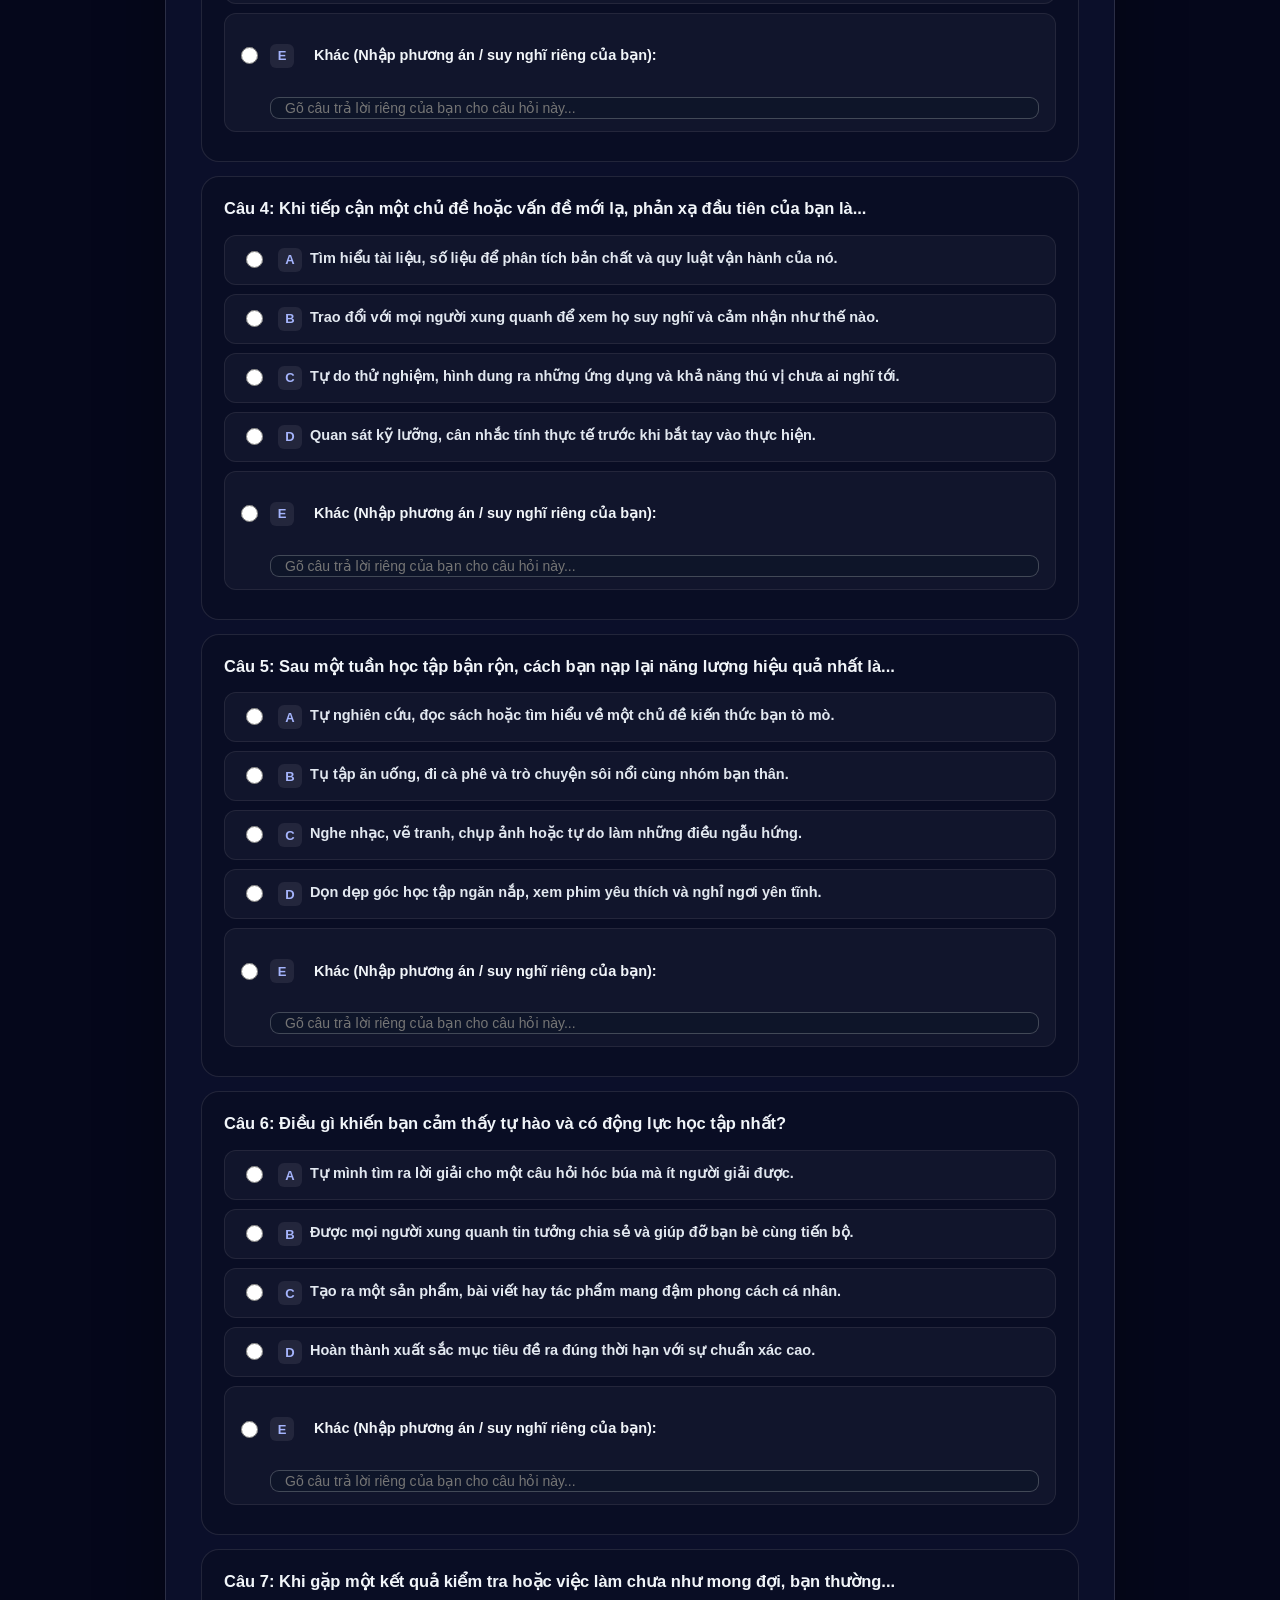
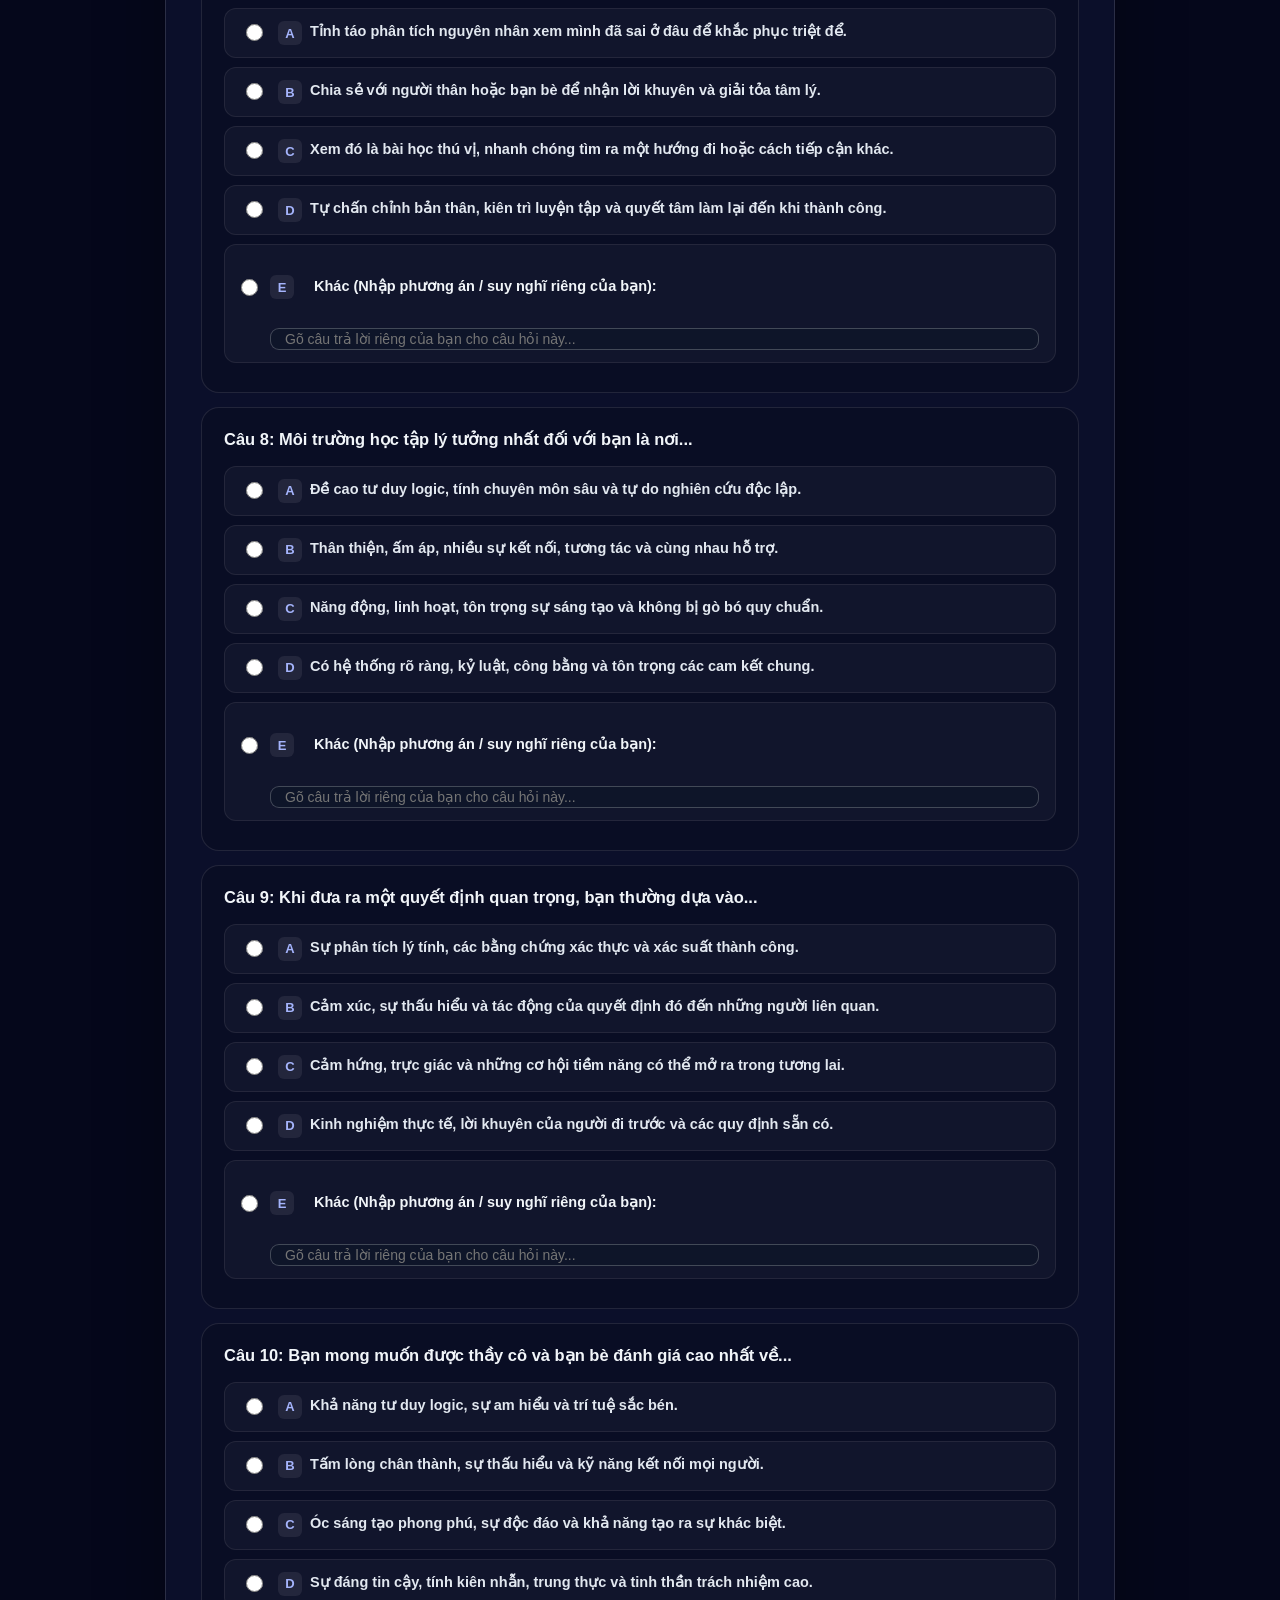
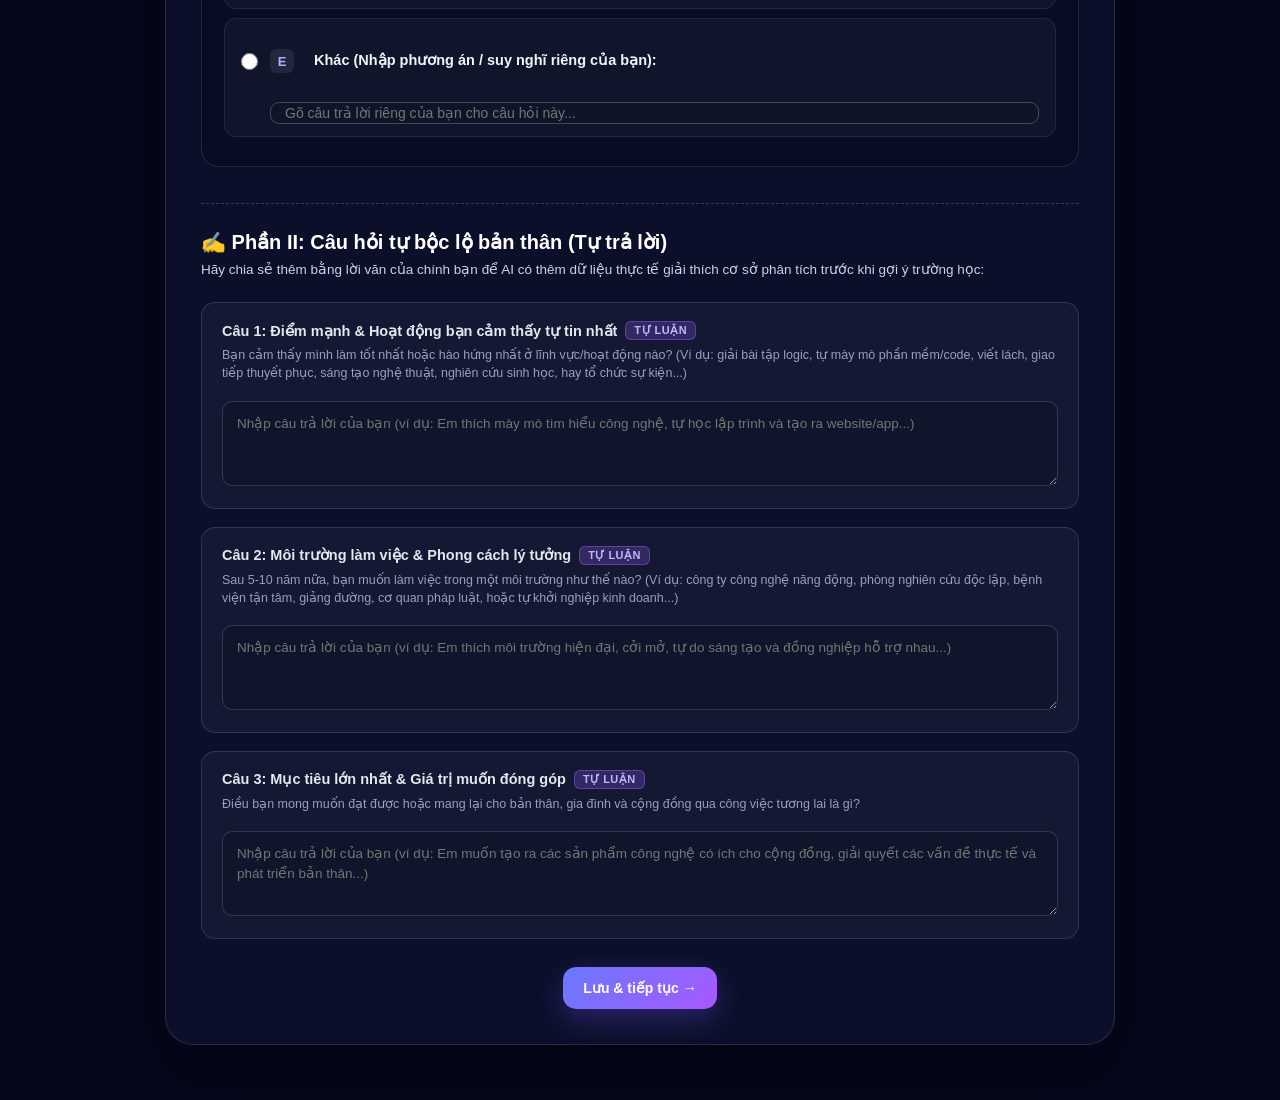
<file: tinh-cach.html>
<!DOCTYPE html>
<html lang="vi">
<head>
<meta charset="UTF-8">
<meta name="viewport" content="width=device-width, initial-scale=1.0">

<title>Khám phá tính cách - NS AI</title>

<link rel="stylesheet" href="style.css">
</head>

<body>

<div class="stars"></div>

<header class="topbar">
  <a class="brand" href="index.html">
    <span>NS</span> NS AI
  </a>

  <nav>
    <a href="index.html">Trang chủ</a>
    <a href="thongtin.html">Thông tin</a>
    <a href="diemso.html">Điểm số</a>
    <a href="sothich.html">Sở thích</a>
    <a class="active" href="tinhcach.html">Tính cách</a>
    <a href="muc-tieu.html">Mục tiêu</a>
    <a href="truong-hoc.html">Trường học</a>
    <a href="ketqua.html">Kết quả</a>
    <a href="chatbot.html">Chatbot</a>

    <button class="session-reset" onclick="resetAllData()">
      ↻ Phiên mới
    </button>
  </nav>
</header>

<main class="page">

<section class="glass form-card wide">

<p class="eyebrow">BƯỚC 4</p>

<h1>Khám phá tính cách</h1>

<p class="muted">
  Bộ câu hỏi gồm 2 phần: <strong>Trắc nghiệm (A, B, C, D và đáp án E tự trả lời)</strong> giúp định hình nhóm tính cách MBTI, kết hợp cùng <strong>Câu hỏi tự trả lời chuyên sâu</strong> giúp AI thấu hiểu năng lực và khát vọng của riêng bạn.
</p>

<!-- PHẦN I: TRẮC NGHIỆM (A, B, C, D, E) -->
<div style="margin-bottom: 28px;">
  <h2 style="font-size: 19px; color: #fff; margin-bottom: 6px; display: flex; align-items: center; gap: 8px;">
    📋 Phần I: Trắc nghiệm tính cách (Có đáp án E tự do trả lời)
  </h2>
  <p class="muted" style="font-size: 13.5px; margin-top: 0;">
    Chọn phương án có sẵn (A, B, C, D) hoặc chọn <strong>đáp án E (Khác)</strong> và gõ trực tiếp câu trả lời của bạn:
  </p>
  <div id="questions"></div>
</div>

<!-- PHẦN II: CÂU HỎI TỰ TRẢ LỜI -->
<div class="open-questions-section">
  <div class="open-section-header">
    <h2>✍️ Phần II: Câu hỏi tự bộc lộ bản thân (Tự trả lời)</h2>
    <p>
      Hãy chia sẻ thêm bằng lời văn của chính bạn để AI có thêm dữ liệu thực tế giải thích cơ sở phân tích trước khi gợi ý trường học:
    </p>
  </div>

  <div class="open-q-card">
    <div class="open-q-title">
      <span>Câu 1: Điểm mạnh & Hoạt động bạn cảm thấy tự tin nhất</span>
      <span class="open-q-badge">Tự luận</span>
    </div>
    <div class="open-q-hint">
      Bạn cảm thấy mình làm tốt nhất hoặc hào hứng nhất ở lĩnh vực/hoạt động nào? (Ví dụ: giải bài tập logic, tự mày mò phần mềm/code, viết lách, giao tiếp thuyết phục, sáng tạo nghệ thuật, nghiên cứu sinh học, hay tổ chức sự kiện...)
    </div>
    <textarea id="openStrength" class="open-q-textarea" placeholder="Nhập câu trả lời của bạn (ví dụ: Em thích mày mò tìm hiểu công nghệ, tự học lập trình và tạo ra website/app...)"></textarea>
  </div>

  <div class="open-q-card">
    <div class="open-q-title">
      <span>Câu 2: Môi trường làm việc & Phong cách lý tưởng</span>
      <span class="open-q-badge">Tự luận</span>
    </div>
    <div class="open-q-hint">
      Sau 5-10 năm nữa, bạn muốn làm việc trong một môi trường như thế nào? (Ví dụ: công ty công nghệ năng động, phòng nghiên cứu độc lập, bệnh viện tận tâm, giảng đường, cơ quan pháp luật, hoặc tự khởi nghiệp kinh doanh...)
    </div>
    <textarea id="openIdealEnv" class="open-q-textarea" placeholder="Nhập câu trả lời của bạn (ví dụ: Em thích môi trường hiện đại, cởi mở, tự do sáng tạo và đồng nghiệp hỗ trợ nhau...)"></textarea>
  </div>

  <div class="open-q-card">
    <div class="open-q-title">
      <span>Câu 3: Mục tiêu lớn nhất & Giá trị muốn đóng góp</span>
      <span class="open-q-badge">Tự luận</span>
    </div>
    <div class="open-q-hint">
      Điều bạn mong muốn đạt được hoặc mang lại cho bản thân, gia đình và cộng đồng qua công việc tương lai là gì?
    </div>
    <textarea id="openVision" class="open-q-textarea" placeholder="Nhập câu trả lời của bạn (ví dụ: Em muốn tạo ra các sản phẩm công nghệ có ích cho cộng đồng, giải quyết các vấn đề thực tế và phát triển bản thân...)"></textarea>
  </div>
</div>

<div class="actions">
  <button class="btn primary" onclick="finish()">
    Lưu & tiếp tục →
  </button>
</div>

</section>

</main>

<!-- MODAL KẾT QUẢ TÍNH CÁCH -->
<div id="personalityModal" class="mbti-result-modal" style="display: none;">
  <div class="mbti-result-card">
    <p class="eyebrow">KẾT QUẢ PHÂN TÍCH TÍNH CÁCH</p>
    <div id="modalCode" class="mbti-badge-large">INTP</div>
    <h2 id="modalTitle" style="color: #fff; margin-bottom: 8px;">Nhà tư duy logic</h2>
    <p id="modalTrait" style="color: #a5b4fc; font-weight: 600; margin-bottom: 12px; font-size: 15px;">
      Thiên về tư duy logic và phân tích
    </p>
    <p id="modalDesc" style="color: #cbd5e1; margin: 0 0 24px; line-height: 1.6; font-size: 14px;">
      Mô tả phong cách tính cách...
    </p>
    <div class="actions" style="justify-content: center; margin-top: 10px;">
      <button class="btn primary" onclick="goToNextStep()">
        Tiếp tục sang Mục tiêu 🎯
      </button>
    </div>
  </div>
</div>

<script src="main.js"></script>

<script>

const questionsData = [
  {
    title: 'Khi gặp một bài toán hoặc một thử thách khó trong học tập, bạn thường...',
    options: [
      'Phân tích đề bài, bẻ nhỏ vấn đề và tìm cách giải logic từng bước một.',
      'Hỏi ý kiến bạn bè hoặc thầy cô để cùng nhau trao đổi, tìm hướng giải quyết.',
      'Thử một góc nhìn hoàn toàn mới, một công thức hoặc cách tiếp cận sáng tạo.',
      'Đọc kỹ lại sách giáo khoa, làm theo các bước đã học một cách cẩn trọng, kiên nhẫn.'
    ]
  },
  {
    title: 'Khi tham gia làm việc nhóm hoặc hoạt động tập thể, vai trò tự nhiên nhất của bạn là...',
    options: [
      'Người phân tích nhiệm vụ, xây dựng kế hoạch và kiểm tra tính hợp lý của công việc.',
      'Người kết nối các thành viên, lắng nghe ý kiến và duy trì không khí đoàn kết.',
      'Người đưa ra các ý tưởng mới mẻ, đề xuất những giải pháp độc đáo cho cả nhóm.',
      'Người hỗ trợ phía sau, cẩn thận hoàn thành đúng hạn các phần việc được giao.'
    ]
  },
  {
    title: 'Bạn cảm thấy bị thu hút và tự tin nhất với kiểu công việc nào trong tương lai?',
    options: [
      'Làm việc với số liệu, hệ thống logic, thuật toán hoặc công nghệ kỹ thuật cao.',
      'Làm việc với con người: tư vấn, giảng dạy, giao tiếp, chăm sóc hoặc đàm phán.',
      'Làm việc sáng tạo: thiết kế, truyền thông, nghệ thuật hoặc khởi nghiệp đổi mới.',
      'Làm việc trong môi trường ổn định, có quy trình rõ ràng, kỷ luật và bài bản.'
    ]
  },
  {
    title: 'Khi tiếp cận một chủ đề hoặc vấn đề mới lạ, phản xạ đầu tiên của bạn là...',
    options: [
      'Tìm hiểu tài liệu, số liệu để phân tích bản chất và quy luật vận hành của nó.',
      'Trao đổi với mọi người xung quanh để xem họ suy nghĩ và cảm nhận như thế nào.',
      'Tự do thử nghiệm, hình dung ra những ứng dụng và khả năng thú vị chưa ai nghĩ tới.',
      'Quan sát kỹ lưỡng, cân nhắc tính thực tế trước khi bắt tay vào thực hiện.'
    ]
  },
  {
    title: 'Sau một tuần học tập bận rộn, cách bạn nạp lại năng lượng hiệu quả nhất là...',
    options: [
      'Tự nghiên cứu, đọc sách hoặc tìm hiểu về một chủ đề kiến thức bạn tò mò.',
      'Tụ tập ăn uống, đi cà phê và trò chuyện sôi nổi cùng nhóm bạn thân.',
      'Nghe nhạc, vẽ tranh, chụp ảnh hoặc tự do làm những điều ngẫu hứng.',
      'Dọn dẹp góc học tập ngăn nắp, xem phim yêu thích và nghỉ ngơi yên tĩnh.'
    ]
  },
  {
    title: 'Điều gì khiến bạn cảm thấy tự hào và có động lực học tập nhất?',
    options: [
      'Tự mình tìm ra lời giải cho một câu hỏi hóc búa mà ít người giải được.',
      'Được mọi người xung quanh tin tưởng chia sẻ và giúp đỡ bạn bè cùng tiến bộ.',
      'Tạo ra một sản phẩm, bài viết hay tác phẩm mang đậm phong cách cá nhân.',
      'Hoàn thành xuất sắc mục tiêu đề ra đúng thời hạn với sự chuẩn xác cao.'
    ]
  },
  {
    title: 'Khi gặp một kết quả kiểm tra hoặc việc làm chưa như mong đợi, bạn thường...',
    options: [
      'Tỉnh táo phân tích nguyên nhân xem mình đã sai ở đâu để khắc phục triệt để.',
      'Chia sẻ với người thân hoặc bạn bè để nhận lời khuyên và giải tỏa tâm lý.',
      'Xem đó là bài học thú vị, nhanh chóng tìm ra một hướng đi hoặc cách tiếp cận khác.',
      'Tự chấn chỉnh bản thân, kiên trì luyện tập và quyết tâm làm lại đến khi thành công.'
    ]
  },
  {
    title: 'Môi trường học tập lý tưởng nhất đối với bạn là nơi...',
    options: [
      'Đề cao tư duy logic, tính chuyên môn sâu và tự do nghiên cứu độc lập.',
      'Thân thiện, ấm áp, nhiều sự kết nối, tương tác và cùng nhau hỗ trợ.',
      'Năng động, linh hoạt, tôn trọng sự sáng tạo và không bị gò bó quy chuẩn.',
      'Có hệ thống rõ ràng, kỷ luật, công bằng và tôn trọng các cam kết chung.'
    ]
  },
  {
    title: 'Khi đưa ra một quyết định quan trọng, bạn thường dựa vào...',
    options: [
      'Sự phân tích lý tính, các bằng chứng xác thực và xác suất thành công.',
      'Cảm xúc, sự thấu hiểu và tác động của quyết định đó đến những người liên quan.',
      'Cảm hứng, trực giác và những cơ hội tiềm năng có thể mở ra trong tương lai.',
      'Kinh nghiệm thực tế, lời khuyên của người đi trước và các quy định sẵn có.'
    ]
  },
  {
    title: 'Bạn mong muốn được thầy cô và bạn bè đánh giá cao nhất về...',
    options: [
      'Khả năng tư duy logic, sự am hiểu và trí tuệ sắc bén.',
      'Tấm lòng chân thành, sự thấu hiểu và kỹ năng kết nối mọi người.',
      'Óc sáng tạo phong phú, sự độc đáo và khả năng tạo ra sự khác biệt.',
      'Sự đáng tin cậy, tính kiên nhẫn, trung thực và tinh thần trách nhiệm cao.'
    ]
  }
];

const letters = ['A', 'B', 'C', 'D', 'E'];
const old = read('personalityAnswers') || [];
const oldCustom = read('personalityCustomAnswers') || {};
const box = document.getElementById('questions');

function safeAttr(s) {
  if (!s) return '';
  return String(s).replace(/"/g, '&quot;').replace(/</g, '&lt;').replace(/>/g, '&gt;');
}

let html = '';

questionsData.forEach((q, i) => {
  const isOldVal = (old[i] != null && old[i] >= 0 && old[i] <= 4) ? old[i] : null;
  const customVal = oldCustom[i] || '';

  html += `
    <div class="question" id="qBox${i}">
      <h3>Câu ${i + 1}: ${q.title}</h3>
  `;

  // Các phương án A, B, C, D
  q.options.forEach((optText, optIdx) => {
    html += `
      <label class="radio">
        <input
          type="radio"
          name="q${i}"
          value="${optIdx}"
          ${isOldVal === optIdx ? 'checked' : ''}
          onchange="onRadioChange(${i}, ${optIdx})"
        >
        <div class="radio-content">
          <span class="radio-letter">${letters[optIdx]}</span>
          <div>${optText}</div>
        </div>
      </label>
    `;
  });

  // ĐÁP ÁN E: KHÁC (KÈM Ô NHẬP TỰ TRẢ LỜI ĐẶT NGOÀI LABEL)
  html += `
    <div class="radio radio-custom-option" id="radioBoxE${i}">
      <label class="custom-radio-top" for="radioE${i}">
        <input
          type="radio"
          name="q${i}"
          value="4"
          id="radioE${i}"
          ${isOldVal === 4 ? 'checked' : ''}
          onchange="onRadioChange(${i}, 4)"
        >
        <span class="radio-letter">E</span>
        <span class="custom-radio-text">Khác (Nhập phương án / suy nghĩ riêng của bạn):</span>
      </label>
      <div class="custom-input-wrap">
        <input
          type="text"
          id="customAnswer${i}"
          class="custom-answer-input"
          placeholder="Gõ câu trả lời riêng của bạn cho câu hỏi này..."
          value="${safeAttr(customVal)}"
          onclick="event.stopPropagation(); selectOptionE(${i});"
          onfocus="event.stopPropagation(); selectOptionE(${i});"
          oninput="event.stopPropagation(); selectOptionE(${i});"
        >
      </div>
    </div>
  `;

  html += `</div>`;
});

box.innerHTML = html;

function selectOptionE(index) {
  const radio = document.getElementById(`radioE${index}`);
  if (radio && !radio.checked) {
    radio.checked = true;
  }
}

function onRadioChange(qIndex, optIndex) {
  if (optIndex === 4) {
    const input = document.getElementById(`customAnswer${qIndex}`);
    if (input) {
      setTimeout(() => input.focus(), 50);
    }
  }
}

// Nạp lại các câu hỏi tự trả lời đã lưu trước đó nếu có
const savedReflect = read('personalitySelfReflect') || {};
if (savedReflect.strengths) document.getElementById('openStrength').value = savedReflect.strengths;
if (savedReflect.idealEnv) document.getElementById('openIdealEnv').value = savedReflect.idealEnv;
if (savedReflect.vision) document.getElementById('openVision').value = savedReflect.vision;

function finish() {
  const ans = [];
  const customAnswers = {};

  for (let i = 0; i < questionsData.length; i++) {
    const checked = document.querySelector(`input[name=q${i}]:checked`);
    if (!checked) {
      alert(`Bạn hãy trả lời câu hỏi trắc nghiệm số ${i + 1} nhé!`);
      const target = document.getElementById(`qBox${i}`);
      if (target) {
        target.scrollIntoView({ behavior: 'smooth', block: 'center' });
      }
      return;
    }
    const val = Number(checked.value);
    ans.push(val);

    if (val === 4) {
      const inputEl = document.getElementById(`customAnswer${i}`);
      const txt = (inputEl ? inputEl.value : '').trim();
      if (!txt) {
        alert(`Bạn đã chọn đáp án E (Khác) ở Câu ${i + 1}. Vui lòng nhập câu trả lời của bạn vào ô bên cạnh nhé!`);
        if (inputEl) {
          inputEl.focus();
          inputEl.scrollIntoView({ behavior: 'smooth', block: 'center' });
        }
        return;
      }
      customAnswers[i] = txt;
    }
  }

  // 1. Lưu câu trả lời trắc nghiệm & câu trả lời E riêng
  save('personalityAnswers', ans);
  save('personalityCustomAnswers', customAnswers);

  // 2. Lưu câu hỏi tự trả lời phần II
  const selfReflect = {
    strengths: (document.getElementById('openStrength').value || '').trim(),
    idealEnv: (document.getElementById('openIdealEnv').value || '').trim(),
    vision: (document.getElementById('openVision').value || '').trim()
  };
  save('personalitySelfReflect', selfReflect);

  // 3. Tính toán kết quả tính cách & MBTI
  const mbti = computeMBTI(ans);
  if (mbti) {
    save('mbtiType', mbti.type);
    save('mbtiData', mbti);

    // Hiển thị modal kết quả
    document.getElementById('modalCode').innerText = mbti.type;
    document.getElementById('modalTitle').innerText = mbti.title;
    document.getElementById('modalTrait').innerText = mbti.vietnameseTrait.toUpperCase();
    document.getElementById('modalDesc').innerText = mbti.desc;
    document.getElementById('personalityModal').style.display = 'flex';
  } else {
    location.href = 'muc-tieu.html';
  }
}

function goToNextStep() {
  location.href = 'muc-tieu.html';
}

</script>

</body>
</html>
</file>
<file: style.css>
*{
    box-sizing:border-box;
}

html,
body{
    margin:0;
    min-height:100%;
    font-family:Inter,Segoe UI,Arial,sans-serif;
    color:#f6f8ff;
}

body{
    background:#05071b;
    overflow-x:hidden;
}

body:before,
body:after{
    content:"";
    position:fixed;
    inset:0;
    pointer-events:none;
    z-index:-2;
}

body:before{
    background:
        radial-gradient(circle at 20% 20%,#182c67 0,transparent 30%),
        radial-gradient(circle at 80% 70%,#36175c 0,transparent 35%),
        linear-gradient(135deg,#05071b,#10143a 45%,#05071b);
}

.stars{
    position:fixed;
    inset:0;
    z-index:-1;
    opacity:.8;

    background-image:
        radial-gradient(2px 2px at 10% 20%,white,transparent),
        radial-gradient(1.5px 1.5px at 35% 60%,white,transparent),
        radial-gradient(2px 2px at 70% 25%,white,transparent),
        radial-gradient(1px 1px at 90% 75%,white,transparent),
        radial-gradient(1px 1px at 50% 10%,white,transparent),
        radial-gradient(1px 1px at 25% 90%,white,transparent);

    background-size:240px 200px;
    animation:drift 25s linear infinite;
}

@keyframes drift{
    to{
        transform:translateY(20px);
    }
}


/* ================= HEADER ================= */

.topbar{
    position:sticky;
    top:0;
    z-index:10;

    display:flex;
    align-items:center;
    justify-content:space-between;
    gap:20px;

    padding:14px 4%;

    background:rgba(5,7,27,.72);
    backdrop-filter:blur(18px);

    border-bottom:1px solid rgba(255,255,255,.1);
}

.brand{
    color:white;
    text-decoration:none;
    font-weight:800;
    font-size:20px;
    white-space:nowrap;
}

.brand span{
    display:inline-grid;
    place-items:center;

    width:42px;
    height:42px;

    border-radius:13px;

    background:linear-gradient(135deg,#6d7cff,#b05cff);

    margin-right:8px;

    box-shadow:
        0 0 25px rgba(119,105,255,.45);
}

nav{
    display:flex;
    gap:8px;
    flex-wrap:wrap;
    justify-content:flex-end;
}

nav a{
    color:#c8cce5;
    text-decoration:none;

    padding:8px 10px;
    border-radius:10px;

    font-size:13px;
}

nav a:hover,
nav a.active{
    background:rgba(255,255,255,.1);
    color:white;
}


/* ================= HERO ================= */

.hero{
    max-width:1150px;
    margin:70px auto;
    padding:20px;
}

.glass{
    background:rgba(16,20,52,.65);

    border:1px solid rgba(255,255,255,.13);

    box-shadow:
        0 25px 70px rgba(0,0,0,.3);

    backdrop-filter:blur(18px);

    border-radius:28px;
}

.hero-card{
    text-align:center;
    padding:65px 30px;
}

.logo-big{
    margin:auto;

    display:grid;
    place-items:center;

    width:90px;
    height:90px;

    border-radius:27px;

    background:
        linear-gradient(135deg,#6d7cff,#b05cff);

    font-size:35px;
    font-weight:900;

    box-shadow:
        0 0 45px rgba(126,92,255,.55);
}

.eyebrow{
    color:#a9b1ff;
    letter-spacing:3px;
    font-size:12px;
    font-weight:800;
    margin-top:25px;
}

h1{
    font-size:clamp(32px,5vw,58px);
    margin:10px 0 15px;
    line-height:1.08;
}

h1 span{
    color:#a7aaff;
}

.lead{
    max-width:720px;
    margin:0 auto;

    color:#c6cae2;
    line-height:1.7;
}


/* ================= BUTTON ================= */

.actions{
    display:flex;
    gap:12px;
    justify-content:center;
    flex-wrap:wrap;
    margin-top:28px;
}

.btn{
    border:0;
    border-radius:13px;

    padding:13px 20px;

    color:white;
    text-decoration:none;

    font-weight:750;
    cursor:pointer;

    background:rgba(255,255,255,.1);

    font-size:14px;
}

.btn.primary{
    background:
        linear-gradient(135deg,#6979ff,#a858ff);

    box-shadow:
        0 10px 30px rgba(119,91,255,.3);
}

.btn.secondary{
    border:1px solid rgba(255,255,255,.15);
}

.btn.small{
    padding:9px 13px;
    font-size:12px;
}


/* ================= FEATURES ================= */

.feature-grid{
    display:grid;
    grid-template-columns:repeat(4,1fr);
    gap:15px;
    margin-top:18px;
}

.feature{
    padding:22px;
}

.feature b{
    font-size:17px;
}

.feature p,
.muted{
    color:#aeb4d0;
    line-height:1.6;
}


/* ================= PAGE ================= */

.page{
    max-width:1050px;
    margin:35px auto;
    padding:20px;
}

.form-card{
    padding:35px;
}

.form-card.wide{
    max-width:950px;
    margin:auto;
}

.form-card h1{
    font-size:38px;
}


/* ================= FORM ================= */

label{
    display:block;

    color:#dce0f4;
    font-weight:650;

    margin:18px 0;
}

input,
select,
textarea{
    width:100%;

    margin-top:8px;

    padding:14px 15px;

    border-radius:12px;

    border:1px solid rgba(255,255,255,.13);

    background:rgba(0,0,0,.25);

    color:white;

    outline:none;

    font:inherit;
}

select option{
    background:#10132e;
    color:white;
}

input:focus,
textarea:focus,
select:focus{
    border-color:#818aff;

    box-shadow:
        0 0 0 3px rgba(108,120,255,.1);
}

textarea{
    resize:vertical;
    min-height:100px;
}


/* ================= GOAL PROFILE ================= */

.goal-profile{
    margin:25px 0;

    padding:24px;

    border-radius:22px;

    background:rgba(255,255,255,.035);

    border:1px solid rgba(255,255,255,.1);
}

.goal-profile h2{
    margin-top:0;
    margin-bottom:8px;
}

.goal-profile label{
    margin:20px 0;
}

.goal-profile input,
.goal-profile select,
.goal-profile textarea{
    background:rgba(0,0,0,.3);
}


/* ================= PROVINCE SEARCH ================= */

.province-search{
    margin:8px 0 10px;
}

.province-search input{
    width:100%;
}

#searchProvince{
    margin-bottom:8px;
}

#studyLocation{
    width:100%;
}


/* ================= SCORE ================= */

.score-grid{
    display:grid;
    grid-template-columns:repeat(2,1fr);
    gap:8px 18px;
}

.score-grid label{
    margin:8px 0;
}

.score-grid input{
    margin-top:5px;
}


/* ================= CHIPS ================= */

.chips{
    display:flex;
    gap:10px;
    flex-wrap:wrap;
    margin:20px 0;
}

.chip{
    padding:11px 15px;

    border-radius:999px;

    border:1px solid rgba(255,255,255,.12);

    background:rgba(255,255,255,.05);

    color:#dfe2f4;

    cursor:pointer;

    transition:.2s;
}

.chip:hover{
    background:rgba(255,255,255,.1);
    transform:translateY(-1px);
}

.chip.selected{
    background:
        linear-gradient(135deg,#6678ff,#a95aff);

    border-color:transparent;

    color:white;

    box-shadow:
        0 8px 25px rgba(110,90,255,.25);
}

/* ================= HOBBY SEARCH & TABS ================= */

.hobby-search-box{
    display:flex;
    justify-content:space-between;
    align-items:center;
    gap:12px;
    margin:18px 0 10px;
    flex-wrap:wrap;
}

.hobby-search-box input{
    flex:1;
    min-width:260px;
}

.selected-badge{
    font-size:13px;
    color:#a5b4fc;
    background:rgba(99,102,241,.15);
    border:1px solid rgba(99,102,241,.3);
    padding:8px 16px;
    border-radius:999px;
    font-weight:600;
}

.hobby-category-tabs{
    display:flex;
    gap:8px;
    overflow-x:auto;
    padding-bottom:6px;
    margin:12px 0 16px;
}

.hobby-category-tabs::-webkit-scrollbar{
    height:5px;
}

.hobby-category-tabs::-webkit-scrollbar-thumb{
    background:rgba(255,255,255,.15);
    border-radius:4px;
}

.tab-btn{
    white-space:nowrap;
    padding:8px 14px;
    font-size:13px;
    border-radius:999px;
    background:rgba(255,255,255,.05);
    border:1px solid rgba(255,255,255,.1);
    color:#c7cbe2;
    cursor:pointer;
    transition:.2s;
}

.tab-btn:hover{
    background:rgba(255,255,255,.12);
    color:white;
}

.tab-btn.active{
    background:rgba(104,121,255,.25);
    border-color:rgba(104,121,255,.6);
    color:#fff;
    font-weight:600;
}


/* ================= QUESTIONS & MBTI TEST ================= */

.mbti-group-header{
    margin:32px 0 16px;
    padding:14px 18px;
    border-radius:14px;
    background:linear-gradient(135deg,rgba(99,102,241,.18),rgba(168,85,247,.14));
    border:1px solid rgba(130,140,255,.3);
    display:flex;
    align-items:center;
    justify-content:space-between;
    flex-wrap:wrap;
    gap:10px;
}

.mbti-group-title{
    font-size:16px;
    font-weight:700;
    color:#fff;
    display:flex;
    align-items:center;
    gap:8px;
}

.mbti-dim-badge{
    font-size:12px;
    font-weight:600;
    padding:3px 12px;
    border-radius:999px;
    background:rgba(255,255,255,.1);
    color:#c7d2fe;
    border:1px solid rgba(255,255,255,.16);
}

.question{
    padding:20px 22px;
    margin:14px 0;
    border:1px solid rgba(255,255,255,.1);
    border-radius:18px;
    background:rgba(0,0,0,.14);
    transition:border-color .2s;
}

.question:hover{
    border-color:rgba(130,140,255,.25);
}

.question h3{
    margin:0 0 14px;
    font-size:16.5px;
    font-weight:600;
    color:#f1f5f9;
    line-height:1.45;
}

.radio{
    display:flex;
    align-items:flex-start;
    gap:12px;
    margin:9px 0;
    padding:12px 16px;
    border-radius:12px;
    background:rgba(255,255,255,.035);
    border:1px solid rgba(255,255,255,.08);
    cursor:pointer;
    transition:all .2s ease;
}

.radio:hover{
    background:rgba(255,255,255,.08);
    border-color:rgba(130,140,255,.3);
}

.radio:has(input:checked){
    background:linear-gradient(135deg,rgba(99,102,241,.18),rgba(168,85,247,.14));
    border-color:rgba(129,140,248,.6);
    box-shadow:0 4px 14px rgba(99,102,241,.15);
}

.radio input{
    margin-top:3px;
    cursor:pointer;
    accent-color:#8b5cf6;
    width:17px;
    height:17px;
    flex-shrink:0;
}

.radio-content{
    flex:1;
    line-height:1.5;
    color:#e2e8f0;
    font-size:14.5px;
    display:flex;
    align-items:flex-start;
}

.radio-letter{
    display:inline-flex;
    align-items:center;
    justify-content:center;
    width:24px;
    height:24px;
    border-radius:6px;
    background:rgba(255,255,255,.08);
    color:#a5b4fc;
    font-size:13px;
    font-weight:700;
    margin-right:8px;
    flex-shrink:0;
    transition:all .2s;
}

.radio:hover .radio-letter{
    background:rgba(130,140,255,.25);
    color:#fff;
}

.radio:has(input:checked) .radio-letter{
    background:linear-gradient(135deg,#6366f1,#a855f7);
    color:#fff;
    box-shadow:0 2px 8px rgba(99,102,241,.4);
}

.radio-trait-tag{
    display:inline-block;
    font-size:11.5px;
    font-weight:700;
    padding:1px 8px;
    border-radius:4px;
    background:rgba(255,255,255,.12);
    color:#a5b4fc;
    margin-right:6px;
}

.mbti-result-modal{
    position:fixed;
    inset:0;
    background:rgba(0,0,0,.75);
    backdrop-filter:blur(6px);
    display:flex;
    align-items:center;
    justify-content:center;
    z-index:9999;
    padding:20px;
}

.mbti-result-card{
    background:#12162a;
    border:1px solid rgba(130,140,255,.4);
    border-radius:24px;
    max-width:520px;
    width:100%;
    padding:30px;
    text-align:center;
    box-shadow:0 20px 60px rgba(0,0,0,.6);
    animation:fadeIn .3s ease;
}

.mbti-badge-large{
    display:inline-block;
    font-size:32px;
    font-weight:800;
    padding:8px 24px;
    border-radius:16px;
    background:linear-gradient(135deg,#6366f1,#a855f7);
    color:#fff;
    margin:14px 0 10px;
    letter-spacing:2px;
    box-shadow:0 8px 25px rgba(99,102,241,.4);
}


/* ================= NOTICE ================= */

.notice{
    padding:16px;

    border-radius:14px;

    background:rgba(100,115,255,.1);

    border:1px solid rgba(120,130,255,.18);

    color:#dce0ff;
}

.profile-hint{
    margin:18px 0;
}

.profile-mini{
    margin:18px 0;

    padding:13px 15px;

    border-radius:14px;

    background:rgba(105,121,255,.09);

    border:1px solid rgba(130,140,255,.18);

    color:#cdd2ec;

    font-size:13px;
    line-height:1.6;
}

.profile-mini strong{
    color:white;
}


/* ================= RESULT ================= */

.best-match-banner{
    margin:18px 0 10px;
    padding:20px 22px;
    border-radius:18px;
    background:linear-gradient(135deg,rgba(104,121,255,.22),rgba(178,90,255,.26));
    border:1px solid rgba(178,90,255,.45);
    box-shadow:0 8px 30px rgba(104,121,255,.2);
}

.best-match-banner .banner-title{
    font-size:12px;
    font-weight:700;
    letter-spacing:1px;
    color:#cbd5ff;
    margin-bottom:6px;
}

.best-match-banner h2{
    margin:0;
    font-size:22px;
    color:#fff;
    line-height:1.4;
}

.best-match-banner h2 span{
    color:#a5b4fc;
}

.result-card{
    margin:15px 0;
    padding:20px;

    border-radius:18px;

    background:rgba(255,255,255,.045);

    border:1px solid rgba(255,255,255,.1);
    transition:.2s ease;
}

.result-card.top-card{
    background:rgba(255,255,255,.07);
    border:1px solid rgba(130,140,255,.35);
    box-shadow:0 6px 25px rgba(99,102,241,.12);
}

.result-head{
    display:flex;
    justify-content:space-between;
    align-items:center;

    gap:16px;

    font-size:18px;
    flex-wrap:wrap;
}

.fit-badge{
    font-size:13px;
    padding:6px 14px;
    border-radius:999px;
    font-weight:600;
    white-space:nowrap;
    display:inline-flex;
    align-items:center;
    gap:5px;
}

.fit-badge.top{
    background:linear-gradient(135deg,rgba(104,121,255,.35),rgba(178,90,255,.4));
    border:1px solid rgba(178,90,255,.55);
    color:#fff;
    box-shadow:0 4px 15px rgba(130,90,255,.25);
}

.fit-badge.high{
    background:rgba(99,102,241,.18);
    border:1px solid rgba(99,102,241,.38);
    color:#c7d2fe;
}

.fit-badge.good{
    background:rgba(255,255,255,.08);
    border:1px solid rgba(255,255,255,.15);
    color:#cbd1ec;
}

.progress{
    height:9px;

    background:rgba(255,255,255,.08);

    border-radius:20px;

    margin:13px 0;

    overflow:hidden;
}

.progress i{
    display:block;

    height:100%;

    border-radius:20px;

    background:
        linear-gradient(90deg,#6879ff,#b25aff);
}

.result-card p{
    color:#b8bed8;
    line-height:1.55;
    margin-bottom:12px;
}

.combo-section{
    margin-top:14px;
    padding:14px 16px;
    border-radius:14px;
    background:rgba(255,255,255,.05);
    border:1px solid rgba(255,255,255,.08);
}

.combo-label{
    font-size:14px;
    color:#e0e4fc;
    margin-bottom:8px;
    display:flex;
    align-items:center;
    gap:6px;
}

.combo-badges{
    display:flex;
    flex-wrap:wrap;
    gap:8px;
    margin-bottom:8px;
}

.combo-badge{
    display:inline-block;
    padding:5px 12px;
    border-radius:999px;
    font-size:12.5px;
    font-weight:600;
    color:#a5b4fc;
    background:rgba(99,102,241,.15);
    border:1px solid rgba(99,102,241,.32);
}

.combo-advice{
    font-size:13px;
    color:#c4c9e6;
    line-height:1.55;
    margin-top:6px;
}

/* ================= TRƯỜNG ĐẠI HỌC GỢI Ý TRONG TỪNG CARD NGÀNH ================= */

.card-schools-section{
    margin-top:14px;
    padding:14px 16px;
    border-radius:14px;
    background:rgba(255,255,255,.04);
    border:1px solid rgba(255,255,255,.08);
}

.card-schools-label{
    font-size:13.5px;
    color:#cbd5e1;
    margin-bottom:10px;
    display:flex;
    align-items:center;
    gap:6px;
}

.card-schools-list{
    display:flex;
    flex-direction:column;
    gap:8px;
}

.school-inline-item{
    display:flex;
    justify-content:space-between;
    align-items:center;
    gap:10px;
    padding:9px 12px;
    border-radius:10px;
    background:rgba(255,255,255,.05);
    border:1px solid rgba(255,255,255,.07);
    transition:all .2s ease;
}

.school-inline-item:hover{
    background:rgba(255,255,255,.09);
    border-color:rgba(130,140,255,.3);
}

.school-inline-info{
    display:flex;
    align-items:center;
    gap:8px;
    flex-wrap:wrap;
    min-width:0;
}

.school-inline-name{
    font-size:14px;
    font-weight:600;
    color:#f1f5f9;
}

.school-inline-link{
    font-size:12px;
    color:#818cf8;
    text-decoration:none;
    font-weight:600;
    white-space:nowrap;
    padding:4px 10px;
    border-radius:6px;
    background:rgba(99,102,241,.12);
    border:1px solid rgba(99,102,241,.25);
    transition:all .2s;
}

.school-inline-link:hover{
    background:rgba(99,102,241,.25);
    color:#c7d2fe;
    text-decoration:none;
}

.banner-schools{
    margin-top:12px;
    padding-top:10px;
    border-top:1px solid rgba(255,255,255,.1);
    display:flex;
    align-items:center;
    flex-wrap:wrap;
    gap:8px;
    font-size:13.5px;
    color:#d8b4fe;
}

.banner-school-tag{
    display:inline-flex;
    align-items:center;
    padding:4px 12px;
    border-radius:999px;
    background:rgba(255,255,255,.12);
    border:1px solid rgba(255,255,255,.2);
    color:#fff;
    font-size:12.5px;
    font-weight:600;
    text-decoration:none;
    transition:all .2s;
}

.banner-school-tag:hover{
    background:rgba(255,255,255,.25);
    transform:translateY(-1px);
    color:#fff;
}

/* ================= GỢI Ý TRƯỜNG ĐẠI HỌC THEO KẾT QUẢ & VÙNG MIỀN ================= */

.school-rec-section{
    margin-top:36px;
    padding-top:24px;
    border-top:1px dashed rgba(255,255,255,.16);
}

.school-rec-header{
    margin-bottom:20px;
}

.school-rec-header h2{
    font-size:22px;
    color:#fff;
    margin-bottom:8px;
    display:flex;
    align-items:center;
    gap:8px;
}

.school-rec-header p{
    color:#a4adc8;
    font-size:14px;
    line-height:1.5;
}

.school-rec-grid{
    display:grid;
    grid-template-columns:repeat(auto-fill,minmax(320px,1fr));
    gap:18px;
    margin-bottom:24px;
}

.school-rec-card{
    background:rgba(255,255,255,.05);
    border:1px solid rgba(255,255,255,.12);
    border-radius:18px;
    padding:20px;
    display:flex;
    flex-direction:column;
    justify-content:space-between;
    transition:all .25s ease;
}

.school-rec-card:hover{
    background:rgba(255,255,255,.08);
    border-color:rgba(129,140,248,.5);
    transform:translateY(-3px);
    box-shadow:0 10px 28px rgba(0,0,0,.3);
}

.school-rec-card.primary-match{
    border-color:rgba(129,140,248,.45);
    background:linear-gradient(145deg,rgba(99,102,241,.12),rgba(168,85,247,.07));
    box-shadow:0 6px 20px rgba(99,102,241,.12);
}

.school-card-top{
    display:flex;
    justify-content:space-between;
    align-items:flex-start;
    gap:10px;
    margin-bottom:12px;
}

.school-card-name{
    font-size:17px;
    font-weight:700;
    color:#fff;
    line-height:1.35;
}

.location-tag{
    font-size:12px;
    font-weight:600;
    padding:4px 10px;
    border-radius:999px;
    white-space:nowrap;
    background:rgba(14,165,233,.18);
    color:#38bdf8;
    border:1px solid rgba(14,165,233,.35);
}

.location-tag.local{
    background:rgba(16,185,129,.18);
    color:#34d399;
    border-color:rgba(16,185,129,.35);
}

.school-card-majors{
    display:flex;
    flex-wrap:wrap;
    gap:6px;
    margin:10px 0 12px;
}

.school-major-chip{
    font-size:12px;
    padding:4px 9px;
    border-radius:6px;
    background:rgba(255,255,255,.08);
    color:#e2e8f0;
}

.school-major-chip.highlight{
    background:rgba(168,85,247,.22);
    color:#e9d5ff;
    border:1px solid rgba(168,85,247,.45);
    font-weight:600;
}

.school-card-desc{
    font-size:13.5px;
    color:#abb4d3;
    line-height:1.55;
    margin-bottom:16px;
    flex-grow:1;
}

.school-card-footer{
    display:flex;
    justify-content:space-between;
    align-items:center;
    border-top:1px solid rgba(255,255,255,.08);
    padding-top:12px;
    margin-top:auto;
}

.school-card-footer a{
    font-size:13px;
    color:#818cf8;
    text-decoration:none;
    font-weight:600;
    display:inline-flex;
    align-items:center;
    gap:4px;
    transition:color .2s;
}

.school-card-footer a:hover{
    color:#c7d2fe;
    text-decoration:underline;
}

/* ================= SCHOOL SEARCH ================= */

.search-row{
    display:grid;

    grid-template-columns:1fr 250px;

    gap:12px;

    margin:25px 0;
}

.school-grid{
    display:grid;

    grid-template-columns:repeat(2,1fr);

    gap:15px;
}

.school-card{
    padding:20px;

    border:1px solid rgba(255,255,255,.1);

    border-radius:18px;

    background:rgba(255,255,255,.045);

    transition:.2s;
}

.school-card:hover{
    transform:translateY(-2px);

    background:rgba(255,255,255,.06);
}

.school-logo{
    font-size:30px;
}

.school-card h3{
    margin:8px 0;
}

.school-card p{
    color:#b8bed8;
    line-height:1.5;
}

.school-location{
    color:#aeb4d0;
}


/* ================= SCHOOL DETAIL ================= */

.detail-grid{
    display:grid;

    grid-template-columns:1fr 1fr;

    gap:12px;

    margin:22px 0;
}

.detail-grid>div{
    padding:16px;

    border-radius:15px;

    background:rgba(255,255,255,.045);

    border:1px solid rgba(255,255,255,.09);
}

.detail-grid b{
    display:block;
    margin-bottom:7px;
}

.detail-grid p{
    margin:0;

    color:#b8bed8;

    line-height:1.55;
}


/* ================= MODAL ================= */

.modal-backdrop{
    position:fixed;
    inset:0;

    z-index:100;

    background:rgba(0,0,0,.68);

    display:grid;
    place-items:center;

    padding:20px;
}

.modal{
    width:min(760px,100%);

    max-height:90vh;

    overflow:auto;

    padding:30px;

    position:relative;
}

.modal h2{
    font-size:30px;

    margin:8px 35px 5px 0;
}

.modal-close{
    position:absolute;

    right:18px;
    top:15px;

    border:0;

    background:rgba(255,255,255,.08);

    color:white;

    width:36px;
    height:36px;

    border-radius:50%;

    font-size:24px;

    cursor:pointer;
}

.modal-close:hover{
    background:rgba(255,255,255,.15);
}

[hidden]{
    display:none!important;
}


/* ================= CHATBOT ================= */

.chat-card{
    max-width:850px;
    margin:auto;
    padding:25px;
}

.chat-title{
    display:flex;
    gap:15px;
    align-items:center;
}

.chat-title h1{
    font-size:27px;
    margin:0;
}

.chat-title p{
    margin:4px 0;
    color:#aeb4d0;
}

.bot-avatar{
    display:grid;
    place-items:center;

    width:55px;
    height:55px;

    border-radius:16px;

    background:
        linear-gradient(135deg,#6979ff,#b15cff);

    font-weight:900;
}

.messages{
    height:440px;

    overflow-y:auto;

    padding:20px 5px;

    display:flex;
    flex-direction:column;

    gap:12px;
}

.msg{
    max-width:78%;

    padding:13px 16px;

    border-radius:17px;

    line-height:1.6;

    white-space: pre-wrap;

    word-break: break-word;
}

.msg.bot{
    align-self:flex-start;
    background:rgba(255,255,255,.08);
}

.msg.user{
    align-self:flex-end;

    background:
        linear-gradient(135deg,#5e70ff,#9e51ff);
}

.quick{
    display:flex;

    gap:8px;

    overflow:auto;

    margin:10px 0;
}

.quick button{
    white-space:nowrap;

    background:rgba(255,255,255,.06);

    border:1px solid rgba(255,255,255,.1);

    color:#dce0f5;

    border-radius:999px;

    padding:9px 12px;

    cursor:pointer;
}

.chat-input{
    display:flex;
    gap:8px;
    align-items:center;
}

.chat-input input{
    flex:1;
    min-width:0;
}

.btn-mic, .btn-voice-toggle{
    width:44px;
    height:44px;
    border-radius:50%;
    display:inline-flex;
    align-items:center;
    justify-content:center;
    border:1px solid rgba(255,255,255,.16);
    background:rgba(255,255,255,.08);
    color:#fff;
    font-size:18px;
    cursor:pointer;
    transition:all .25s cubic-bezier(0.4, 0, 0.2, 1);
    flex-shrink:0;
}

.btn-mic:hover, .btn-voice-toggle:hover{
    background:rgba(255,255,255,.18);
    border-color:rgba(255,255,255,.35);
    transform:translateY(-2px);
}

.btn-mic.listening{
    background:linear-gradient(135deg,#ef4444,#dc2626);
    border-color:#f87171;
    box-shadow:0 0 18px rgba(239,68,68,.7);
    animation:micPulse 1.2s infinite ease-in-out;
}

@keyframes micPulse{
    0%{ transform:scale(1); box-shadow:0 0 0 0 rgba(239,68,68,.7); }
    70%{ transform:scale(1.08); box-shadow:0 0 0 12px rgba(239,68,68,0); }
    100%{ transform:scale(1); box-shadow:0 0 0 0 rgba(239,68,68,0); }
}

.btn-voice-toggle.active{
    background:linear-gradient(135deg,rgba(99,102,241,.5),rgba(168,85,247,.5));
    border-color:#818cf8;
    color:#a5b4fc;
}

.voice-status{
    margin-top:10px;
    padding:10px 14px;
    border-radius:10px;
    background:rgba(239,68,68,.12);
    border:1px solid rgba(239,68,68,.35);
    color:#fca5a5;
    font-size:13.5px;
    display:flex;
    align-items:center;
    gap:8px;
    animation:fadeIn .25s ease;
}

.msg-tools{
    margin-top:8px;
    display:flex;
    gap:8px;
    justify-content:flex-end;
}

.btn-read-msg{
    background:rgba(255,255,255,.08);
    border:1px solid rgba(255,255,255,.15);
    color:#cbd5e1;
    padding:4px 10px;
    border-radius:14px;
    font-size:12px;
    cursor:pointer;
    display:inline-flex;
    align-items:center;
    gap:4px;
    transition:all .2s ease;
}

.btn-read-msg:hover{
    background:rgba(255,255,255,.18);
    color:#fff;
    border-color:rgba(255,255,255,.3);
}

.quick button:hover{
    background:rgba(99,102,241,.2);
    border-color:rgba(99,102,241,.4);
    color:#fff;
}

.tiny{
    font-size:11px;
    color:#858ca9;
    line-height:1.5;
}


/* ================= SESSION RESET ================= */

.session-reset{
    border:1px solid rgba(255,255,255,.14);

    background:rgba(255,255,255,.06);

    color:#dfe3f8;

    border-radius:10px;

    padding:8px 10px;

    font-size:12px;

    cursor:pointer;
}

.session-reset:hover{
    background:rgba(255,255,255,.12);
    color:white;
}


/* ================= PROCESS ================= */

.process{
    margin-top:20px;
    padding:30px;
}

.process h2{
    margin:0 0 20px;
    font-size:30px;
}

.process-grid{
    display:grid;

    grid-template-columns:repeat(6,1fr);

    gap:12px;
}

.process-grid div{
    padding:18px 12px;

    border-radius:16px;

    background:rgba(255,255,255,.045);

    border:1px solid rgba(255,255,255,.09);

    text-align:center;
}

.process-grid strong{
    display:block;

    font-size:24px;

    color:#a7aaff;

    margin-bottom:8px;
}

.process-grid span{
    color:#c8cde5;
    font-size:13px;
}


/* ================= INFO BOX ================= */

.info-box-grid{
    display:grid;

    grid-template-columns:repeat(auto-fit, minmax(240px, 1fr));

    gap:14px;

    margin:22px 0;
}

.info-box{
    padding:16px;

    border-radius:16px;

    background:rgba(255,255,255,.045);

    border:1px solid rgba(255,255,255,.09);
}

.info-box b{
    display:block;
    margin-bottom:7px;
}

.info-box span{
    color:#aeb4d0;

    font-size:13px;

    line-height:1.5;
}


/* ================= RESPONSIVE ================= */

@media(max-width:900px){

    .feature-grid{
        grid-template-columns:repeat(2,1fr);
    }

    .school-grid{
        grid-template-columns:1fr;
    }

    .process-grid{
        grid-template-columns:repeat(3,1fr);
    }

    .info-box-grid{
        grid-template-columns:1fr;
    }

    .detail-grid{
        grid-template-columns:1fr;
    }

}


@media(max-width:600px){

    .topbar{
        align-items:flex-start;
        flex-direction:column;
    }

    nav{
        display:flex;

        width:100%;

        justify-content:flex-start;

        overflow-x:auto;

        flex-wrap:nowrap;

        padding-bottom:5px;
    }

    nav a{
        white-space:nowrap;
    }

    .hero{
        margin:25px auto;
    }

    .hero-card{
        padding:40px 20px;
    }

    .feature-grid,
    .score-grid,
    .search-row{
        grid-template-columns:1fr;
    }

    .form-card{
        padding:22px;
    }

    .page{
        padding:10px;
    }

    .msg{
        max-width:90%;
    }

    .process-grid{
        grid-template-columns:repeat(2,1fr);
    }

    .session-reset{
        margin-top:5px;
    }

    .chat-input{
        flex-wrap:wrap;
    }

    .chat-input input{
        min-width: 100%;
        order: 1;
    }

    .btn-mic{
        order: 2;
    }

    .btn-voice-toggle{
        order: 3;
    }

    .chat-input .btn.primary{
        flex: 1;
        order: 4;
    }

}


/* ================= SMALL MOBILE ================= */

@media(max-width:420px){

    .brand{
        font-size:18px;
    }

    .brand span{
        width:38px;
        height:38px;
    }

    h1{
        font-size:32px;
    }

    .form-card h1{
        font-size:30px;
    }

    .goal-profile{
        padding:17px;
    }

    .btn{
        width:100%;
        text-align:center;
    }

    .actions{
        flex-direction:column;
    }

}

/* ================= HỆ THỐNG ĐĂNG NHẬP & TÀI KHOẢN ================= */
.auth-nav-item {
    display: inline-flex;
    align-items: center;
    gap: 8px;
    margin-left: 4px;
}

.auth-login-link {
    display: inline-flex;
    align-items: center;
    gap: 6px;
    background: linear-gradient(135deg, rgba(109, 124, 255, 0.25), rgba(176, 92, 255, 0.3));
    border: 1px solid rgba(176, 92, 255, 0.55);
    color: #ffffff !important;
    padding: 7px 14px;
    border-radius: 10px;
    font-size: 13px;
    font-weight: 600;
    text-decoration: none;
    transition: all 0.25s ease;
    box-shadow: 0 0 15px rgba(109, 124, 255, 0.2);
}

.auth-login-link:hover,
.auth-login-link.active {
    background: linear-gradient(135deg, rgba(109, 124, 255, 0.45), rgba(176, 92, 255, 0.5));
    border-color: rgba(255, 255, 255, 0.6);
    box-shadow: 0 0 20px rgba(176, 92, 255, 0.45);
    transform: translateY(-1px);
}

.user-badge {
    display: inline-flex;
    align-items: center;
    gap: 7px;
    background: rgba(255, 255, 255, 0.08);
    border: 1px solid rgba(109, 124, 255, 0.45);
    border-radius: 10px;
    padding: 6px 13px;
    color: #ffffff !important;
    text-decoration: none;
    font-size: 13px;
    font-weight: 600;
    transition: all 0.2s ease;
}

.user-badge:hover,
.user-badge.active {
    background: rgba(109, 124, 255, 0.2);
    border-color: #6d7cff;
    box-shadow: 0 0 15px rgba(109, 124, 255, 0.3);
}

.user-avatar-icon {
    font-size: 14px;
}

.user-name-text {
    max-width: 130px;
    overflow: hidden;
    text-overflow: ellipsis;
    white-space: nowrap;
    color: #c9d2ff;
}

.auth-logout-btn {
    background: rgba(255, 85, 85, 0.15);
    border: 1px solid rgba(255, 85, 85, 0.35);
    color: #ff9d9d;
    border-radius: 8px;
    padding: 6px 10px;
    font-size: 12px;
    cursor: pointer;
    transition: all 0.2s ease;
}

.auth-logout-btn:hover {
    background: rgba(255, 85, 85, 0.28);
    border-color: #ff6e6e;
    color: #ffffff;
}

/* ================= TRANG ĐĂNG NHẬP / ĐĂNG KÝ ================= */
.auth-container {
    max-width: 480px;
    margin: 50px auto 70px auto;
    padding: 0 20px;
}

.auth-card {
    padding: 34px 28px;
    position: relative;
    border-radius: 20px;
}

.auth-card h1 {
    font-size: 26px;
    margin-top: 6px;
    margin-bottom: 8px;
}

.auth-tabs {
    display: flex;
    gap: 8px;
    background: rgba(5, 7, 27, 0.6);
    padding: 5px;
    border-radius: 12px;
    margin: 20px 0;
    border: 1px solid rgba(255, 255, 255, 0.08);
}

.auth-tab {
    flex: 1;
    padding: 10px 14px;
    text-align: center;
    background: transparent;
    border: none;
    border-radius: 9px;
    color: #9aa2c9;
    font-weight: 600;
    font-size: 14px;
    cursor: pointer;
    transition: all 0.2s ease;
}

.auth-tab.active {
    background: linear-gradient(135deg, #6d7cff, #9955ff);
    color: #ffffff;
    box-shadow: 0 4px 14px rgba(109, 124, 255, 0.35);
}

.auth-form {
    display: flex;
    flex-direction: column;
    gap: 16px;
}

.auth-form .form-group {
    display: flex;
    flex-direction: column;
    gap: 6px;
    text-align: left;
}

.auth-form label {
    font-size: 13px;
    font-weight: 600;
    color: #d8deff;
}

.auth-form input[type="text"],
.auth-form input[type="password"] {
    width: 100%;
    background: rgba(16, 20, 52, 0.85);
    border: 1px solid rgba(255, 255, 255, 0.16);
    color: #ffffff;
    padding: 12px 14px;
    border-radius: 10px;
    font-size: 14px;
    outline: none;
    transition: border-color 0.2s, box-shadow 0.2s;
}

.auth-form input[type="text"]:focus,
.auth-form input[type="password"]:focus {
    border-color: #6d7cff;
    box-shadow: 0 0 12px rgba(109, 124, 255, 0.4);
}

.auth-hint {
    font-size: 12.5px;
    color: #b7c1ea;
    line-height: 1.5;
    background: rgba(109, 124, 255, 0.1);
    padding: 11px 13px;
    border-radius: 9px;
    border-left: 3px solid #6d7cff;
    margin-top: 4px;
}

.auth-alert {
    padding: 12px 14px;
    border-radius: 10px;
    font-size: 13.5px;
    line-height: 1.45;
    margin-bottom: 16px;
    display: none;
    text-align: left;
}

.auth-alert.success {
    display: block;
    background: rgba(46, 213, 115, 0.15);
    border: 1px solid rgba(46, 213, 115, 0.4);
    color: #85efba;
}

.auth-alert.error {
    display: block;
    background: rgba(255, 71, 87, 0.15);
    border: 1px solid rgba(255, 71, 87, 0.4);
    color: #ffa1aa;
}

.auth-btn-full {
    width: 100%;
    padding: 13px;
    font-size: 15px;
    font-weight: 700;
    margin-top: 8px;
    cursor: pointer;
}

/* ================= TRẠNG THÁI TÀI KHOẢN ĐÃ ĐĂNG NHẬP ================= */
.user-profile-card {
    text-align: left;
}

.user-profile-header {
    display: flex;
    align-items: center;
    gap: 14px;
    margin-bottom: 20px;
    padding-bottom: 18px;
    border-bottom: 1px solid rgba(255, 255, 255, 0.1);
}

.user-avatar-big {
    width: 52px;
    height: 52px;
    border-radius: 15px;
    background: linear-gradient(135deg, #6d7cff, #b05cff);
    display: grid;
    place-items: center;
    font-size: 24px;
    box-shadow: 0 0 20px rgba(109, 124, 255, 0.4);
    flex-shrink: 0;
}

.user-profile-header h2 {
    margin: 0;
    font-size: 20px;
    color: #ffffff;
}

.user-profile-header p {
    margin: 4px 0 0 0;
    font-size: 12.5px;
    color: #4ade80;
}

.profile-stats-grid {
    display: grid;
    grid-template-columns: 1fr 1fr;
    gap: 12px;
    margin: 20px 0;
}

@media(max-width: 480px) {
    .profile-stats-grid {
        grid-template-columns: 1fr;
    }
}

.stat-item {
    background: rgba(255, 255, 255, 0.04);
    border: 1px solid rgba(255, 255, 255, 0.09);
    border-radius: 10px;
    padding: 12px;
}

.stat-item .stat-label {
    font-size: 11.5px;
    text-transform: uppercase;
    letter-spacing: 0.5px;
    color: #929bbd;
    margin-bottom: 4px;
}

.stat-item .stat-val {
    font-size: 13.5px;
    font-weight: 600;
    color: #e5e9ff;
    line-height: 1.4;
}

/* ================= BANNER TRẠNG THÁI Ở KẾT QUẢ ================= */
.account-status-banner {
    display: flex;
    align-items: center;
    justify-content: space-between;
    gap: 16px;
    padding: 14px 18px;
    border-radius: 14px;
    margin: 18px 0 24px 0;
    backdrop-filter: blur(10px);
    flex-wrap: wrap;
}

.account-status-banner.logged-in {
    background: linear-gradient(135deg, rgba(38, 166, 91, 0.16), rgba(30, 130, 76, 0.08));
    border: 1px solid rgba(46, 213, 115, 0.35);
    box-shadow: 0 0 20px rgba(46, 213, 115, 0.1);
}

.account-status-banner.guest {
    background: linear-gradient(135deg, rgba(109, 124, 255, 0.16), rgba(176, 92, 255, 0.12));
    border: 1px solid rgba(176, 92, 255, 0.35);
    box-shadow: 0 0 20px rgba(109, 124, 255, 0.1);
}

.banner-left {
    display: flex;
    align-items: center;
    gap: 12px;
    flex: 1;
    min-width: 240px;
    text-align: left;
}

.banner-icon {
    font-size: 26px;
    line-height: 1;
}

.banner-content strong {
    display: block;
    font-size: 14px;
    color: #ffffff;
    margin-bottom: 2px;
}

.banner-content p {
    margin: 0;
    font-size: 12.5px;
    color: #cad1f0;
    line-height: 1.4;
}

.banner-btn {
    padding: 8px 14px;
    border-radius: 9px;
    font-size: 12.5px;
    font-weight: 600;
    text-decoration: none;
    white-space: nowrap;
    border: 1px solid rgba(255, 255, 255, 0.2);
    color: #ffffff;
    background: rgba(255, 255, 255, 0.1);
    transition: all 0.2s;
}

.banner-btn:hover {
    background: rgba(255, 255, 255, 0.2);
    transform: translateY(-1px);
}

.banner-btn.primary {
    background: linear-gradient(135deg, #6d7cff, #9c5cff);
    border-color: rgba(255, 255, 255, 0.3);
    box-shadow: 0 0 15px rgba(109, 124, 255, 0.35);
}

.banner-btn.primary:hover {
    background: linear-gradient(135deg, #7c8bff, #ab6dff);
}

/* ================= PHẦN CÂU HỎI TỰ TRẢ LỜI ================= */
.open-questions-section {
    margin-top: 36px;
    padding-top: 26px;
    border-top: 1px dashed rgba(255, 255, 255, 0.18);
}

.open-section-header {
    margin-bottom: 22px;
    text-align: left;
}

.open-section-header h2 {
    font-size: 20px;
    color: #ffffff;
    margin: 0 0 6px 0;
    display: flex;
    align-items: center;
    gap: 8px;
}

.open-section-header p {
    font-size: 13.5px;
    color: #cbd5e1;
    margin: 0;
    line-height: 1.5;
}

.open-q-card {
    background: rgba(255, 255, 255, 0.04);
    border: 1px solid rgba(255, 255, 255, 0.12);
    border-radius: 14px;
    padding: 18px 20px;
    margin-bottom: 18px;
    text-align: left;
    transition: border-color 0.2s, box-shadow 0.2s;
}

.open-q-card:focus-within {
    border-color: #8b5cf6;
    box-shadow: 0 0 16px rgba(139, 92, 246, 0.25);
    background: rgba(255, 255, 255, 0.06);
}

.open-q-title {
    font-size: 14.5px;
    font-weight: 700;
    color: #e2e8f0;
    margin-bottom: 6px;
    display: flex;
    align-items: center;
    gap: 8px;
    flex-wrap: wrap;
}

.open-q-badge {
    background: rgba(139, 92, 246, 0.25);
    border: 1px solid rgba(139, 92, 246, 0.5);
    color: #c4b5fd;
    font-size: 11px;
    padding: 2px 8px;
    border-radius: 6px;
    text-transform: uppercase;
    letter-spacing: 0.5px;
}

.open-q-hint {
    font-size: 12.5px;
    color: #94a3b8;
    margin-bottom: 10px;
    line-height: 1.45;
}

.open-q-textarea {
    width: 100%;
    min-height: 85px;
    background: rgba(15, 23, 42, 0.65);
    border: 1px solid rgba(255, 255, 255, 0.14);
    border-radius: 10px;
    color: #f8fafc;
    padding: 12px 14px;
    font-size: 13.5px;
    font-family: inherit;
    line-height: 1.5;
    resize: vertical;
    outline: none;
    transition: all 0.2s ease;
}

.open-q-textarea:focus {
    border-color: #6d7cff;
    box-shadow: 0 0 12px rgba(109, 124, 255, 0.35);
}

/* ================= KHUNG CƠ SỞ & LẬP LUẬN PHÂN TÍCH (KETQUA) ================= */
.reasoning-container {
    background: linear-gradient(145deg, rgba(24, 28, 70, 0.75), rgba(13, 17, 46, 0.85));
    border: 1px solid rgba(139, 92, 246, 0.35);
    border-radius: 18px;
    padding: 24px 26px;
    margin: 22px 0 28px 0;
    text-align: left;
    box-shadow: 0 8px 32px rgba(0, 0, 0, 0.3);
    position: relative;
    overflow: hidden;
}

.reasoning-container::before {
    content: "";
    position: absolute;
    top: 0;
    left: 0;
    right: 0;
    height: 3px;
    background: linear-gradient(90deg, #6366f1, #a855f7, #ec4899);
}

.reasoning-head {
    margin-bottom: 18px;
}

.reasoning-badge {
    display: inline-flex;
    align-items: center;
    gap: 6px;
    background: rgba(168, 85, 247, 0.22);
    border: 1px solid rgba(168, 85, 247, 0.5);
    color: #e9d5ff;
    padding: 4px 12px;
    border-radius: 20px;
    font-size: 11.5px;
    font-weight: 700;
    text-transform: uppercase;
    letter-spacing: 0.6px;
    margin-bottom: 8px;
}

.reasoning-title {
    font-size: 20px;
    font-weight: 800;
    color: #ffffff;
    margin: 6px 0 6px 0;
    line-height: 1.35;
}

.reasoning-subtitle {
    font-size: 13.5px;
    color: #cbd5e1;
    margin: 0;
    line-height: 1.5;
}

.reasoning-grid {
    display: grid;
    grid-template-columns: repeat(auto-fit, minmax(270px, 1fr));
    gap: 14px;
    margin: 20px 0;
}

.reasoning-card {
    background: rgba(255, 255, 255, 0.04);
    border: 1px solid rgba(255, 255, 255, 0.1);
    border-radius: 12px;
    padding: 16px;
    display: flex;
    flex-direction: column;
    gap: 8px;
}

.reasoning-card-top {
    display: flex;
    align-items: center;
    gap: 10px;
}

.reasoning-icon {
    font-size: 20px;
    width: 36px;
    height: 36px;
    border-radius: 9px;
    background: rgba(255, 255, 255, 0.08);
    display: grid;
    place-items: center;
    flex-shrink: 0;
}

.reasoning-card-title {
    font-size: 14px;
    font-weight: 700;
    color: #f1f5f9;
}

.reasoning-card-detail {
    font-size: 13px;
    color: #cbd5e1;
    line-height: 1.55;
    margin: 0;
}

.reasoning-card-detail strong {
    color: #93c5fd;
}

.reasoning-card-quote {
    background: rgba(139, 92, 246, 0.12);
    border-left: 3px solid #a855f7;
    padding: 8px 10px;
    border-radius: 6px;
    font-size: 12.5px;
    color: #e2e8f0;
    font-style: italic;
    margin-top: 4px;
}

.reasoning-conclusion-box {
    background: rgba(16, 185, 129, 0.1);
    border: 1px solid rgba(16, 185, 129, 0.35);
    border-radius: 12px;
    padding: 14px 18px;
    margin-top: 16px;
    display: flex;
    align-items: center;
    gap: 12px;
}

.reasoning-conclusion-icon {
    font-size: 24px;
    color: #34d399;
    flex-shrink: 0;
}

.reasoning-conclusion-text {
    font-size: 13.5px;
    color: #ecfdf5;
    line-height: 1.5;
    margin: 0;
}

.reasoning-transition-to-schools {
    margin-top: 22px;
    padding-top: 16px;
    border-top: 1px dashed rgba(255, 255, 255, 0.18);
    display: flex;
    align-items: center;
    justify-content: space-between;
    flex-wrap: wrap;
    gap: 10px;
}

.reasoning-transition-text {
    font-size: 14px;
    font-weight: 700;
    color: #fed7aa;
    display: flex;
    align-items: center;
    gap: 6px;
}

/* ================= Ô NHẬP ĐÁP ÁN E (KHÁC) ================= */
.radio-custom-option {
    display: flex !important;
    flex-direction: column !important;
    align-items: stretch !important;
    gap: 8px !important;
    cursor: default !important;
}

.custom-radio-top {
    display: flex;
    align-items: center;
    gap: 12px;
    cursor: pointer;
    width: 100%;
}

.custom-radio-top input[type="radio"] {
    margin: 0;
    cursor: pointer;
    accent-color: #8b5cf6;
    width: 17px;
    height: 17px;
    flex-shrink: 0;
}

.custom-radio-text {
    font-weight: 600;
    color: #f1f5f9;
    font-size: 14.5px;
    line-height: 1.5;
}

.custom-input-wrap {
    width: 100%;
    box-sizing: border-box;
    padding-left: 29px;
}

@media(max-width: 480px) {
    .custom-input-wrap {
        padding-left: 0;
    }
}

.custom-answer-input {
    width: 100% !important;
    background: rgba(15, 23, 42, 0.85) !important;
    border: 1px solid rgba(255, 255, 255, 0.22) !important;
    border-radius: 9px !important;
    color: #ffffff !important;
    padding: 10px 14px !important;
    font-size: 14px !important;
    font-family: inherit !important;
    outline: none !important;
    transition: all 0.2s ease !important;
    box-sizing: border-box !important;
    cursor: text !important;
    user-select: text !important;
    -webkit-user-select: text !important;
    pointer-events: auto !important;
}

.custom-answer-input:focus {
    border-color: #a855f7 !important;
    box-shadow: 0 0 14px rgba(168, 85, 247, 0.4) !important;
    background: rgba(15, 23, 42, 0.95) !important;
}
</file>
